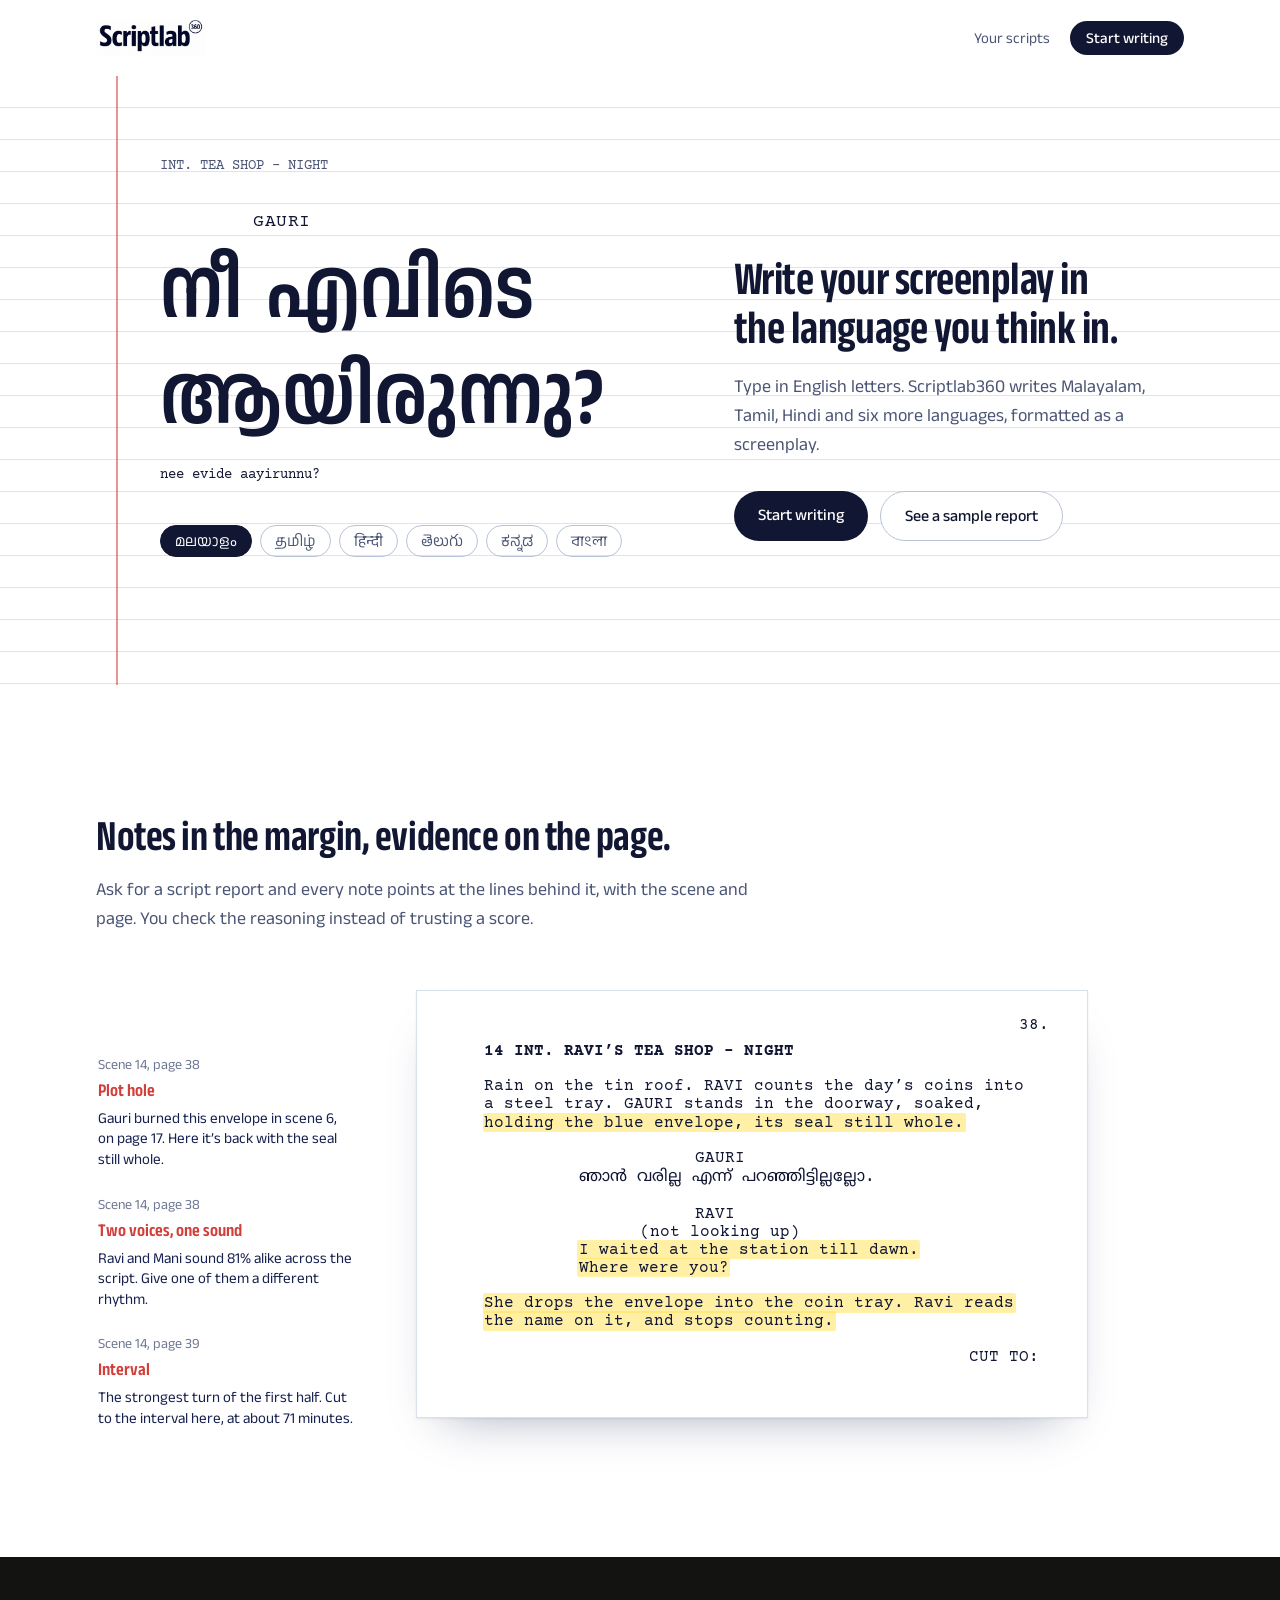
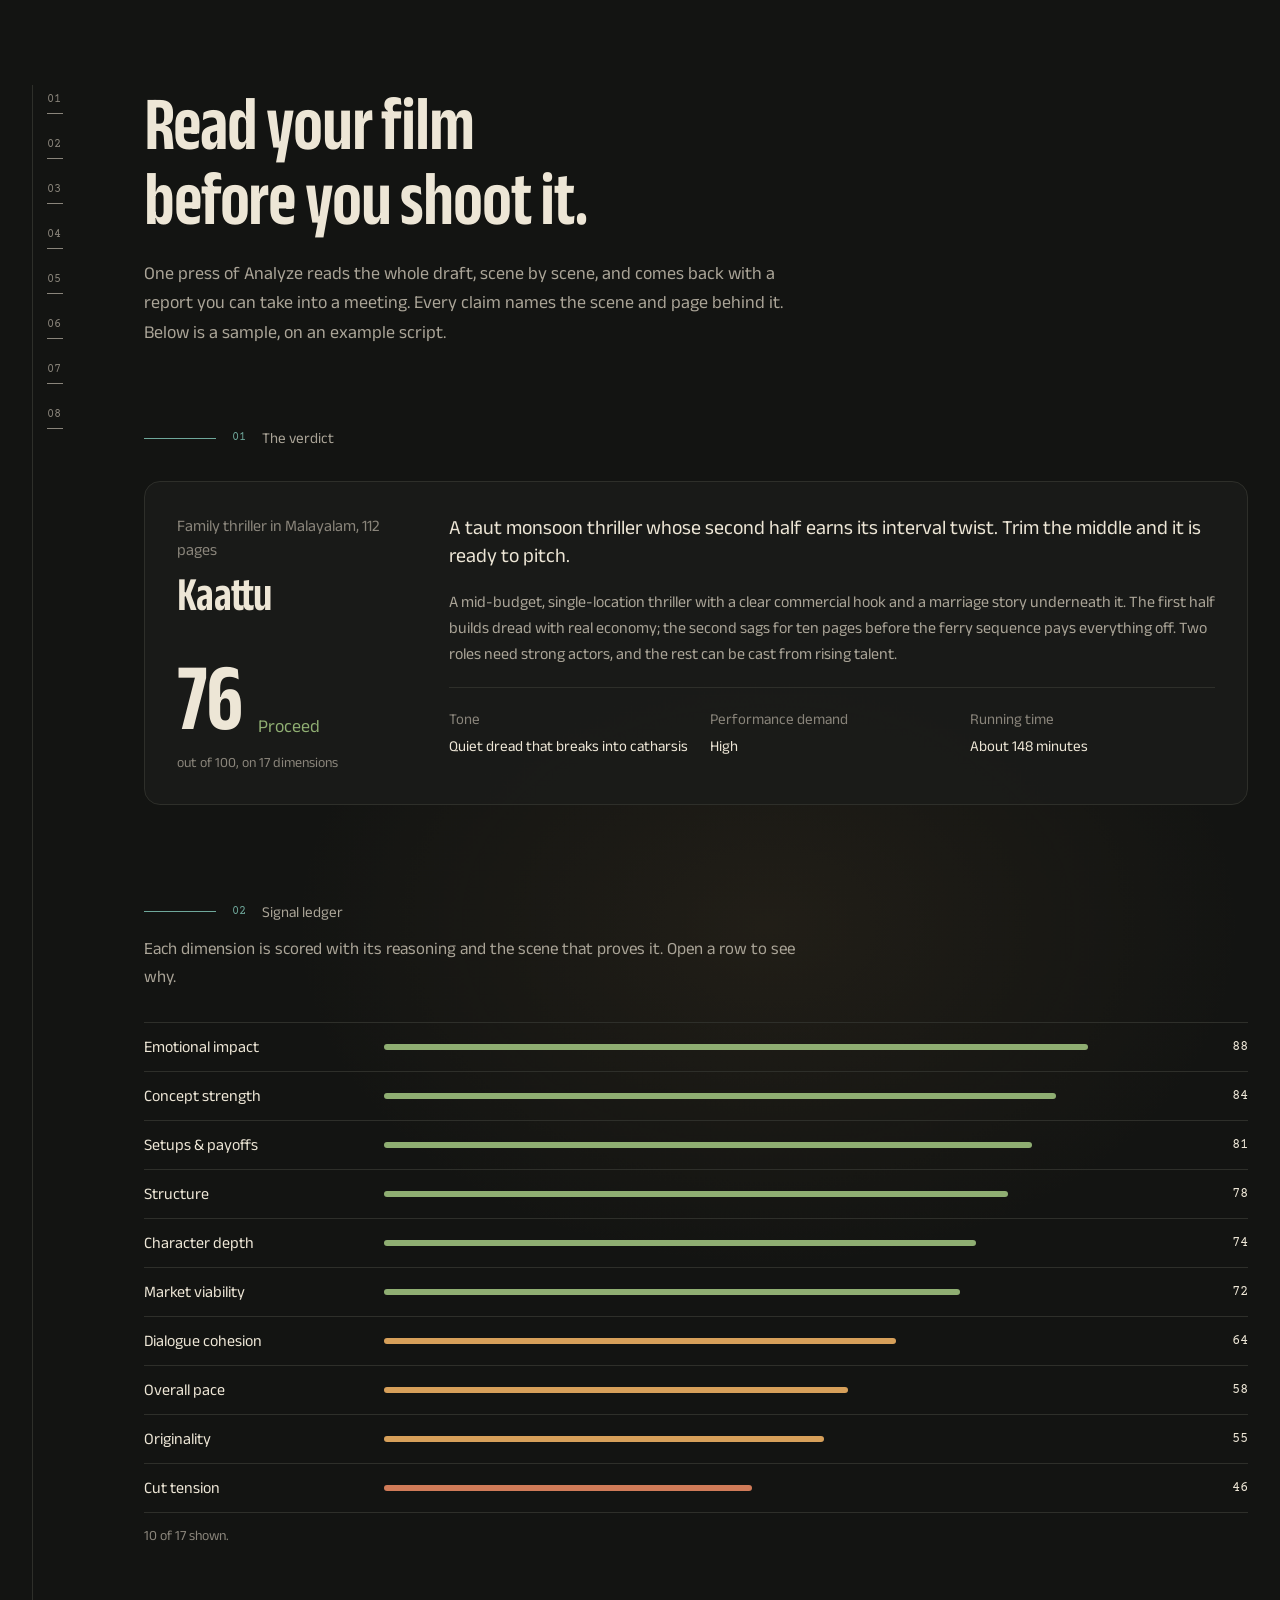
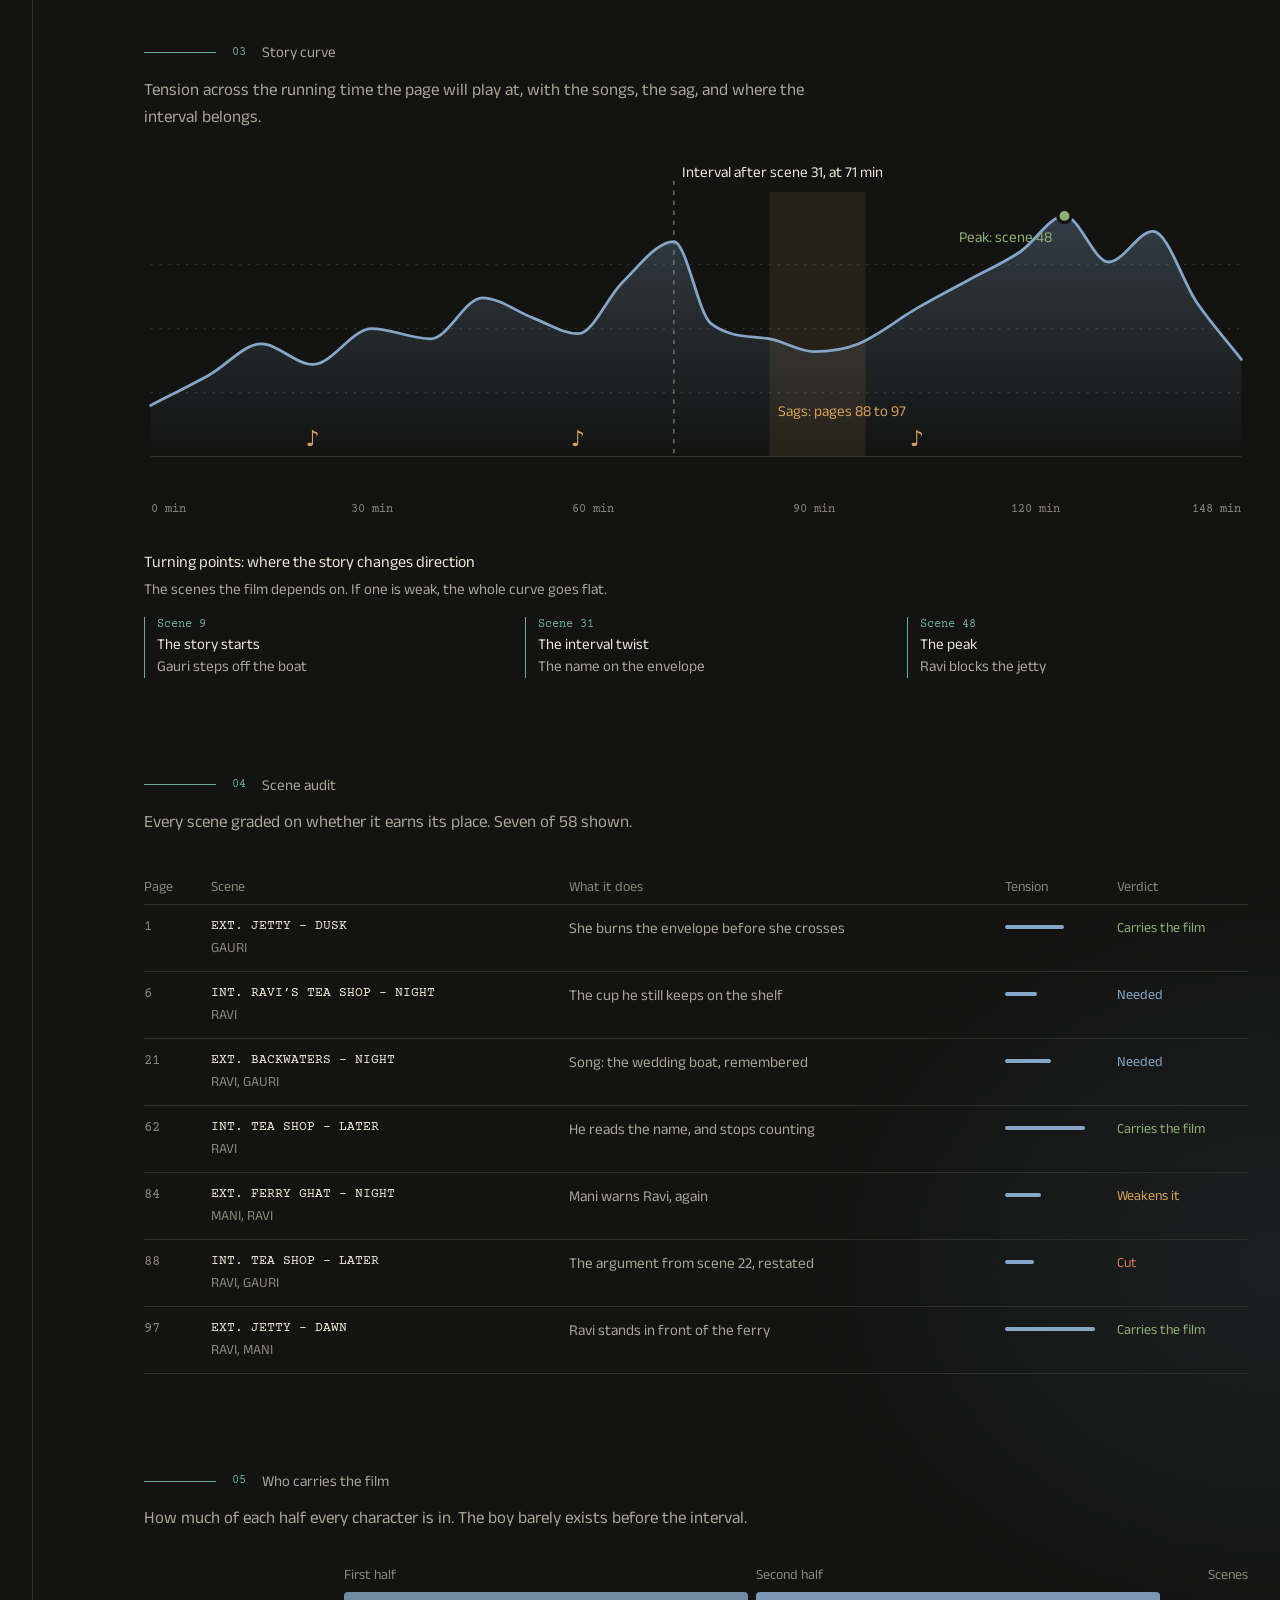
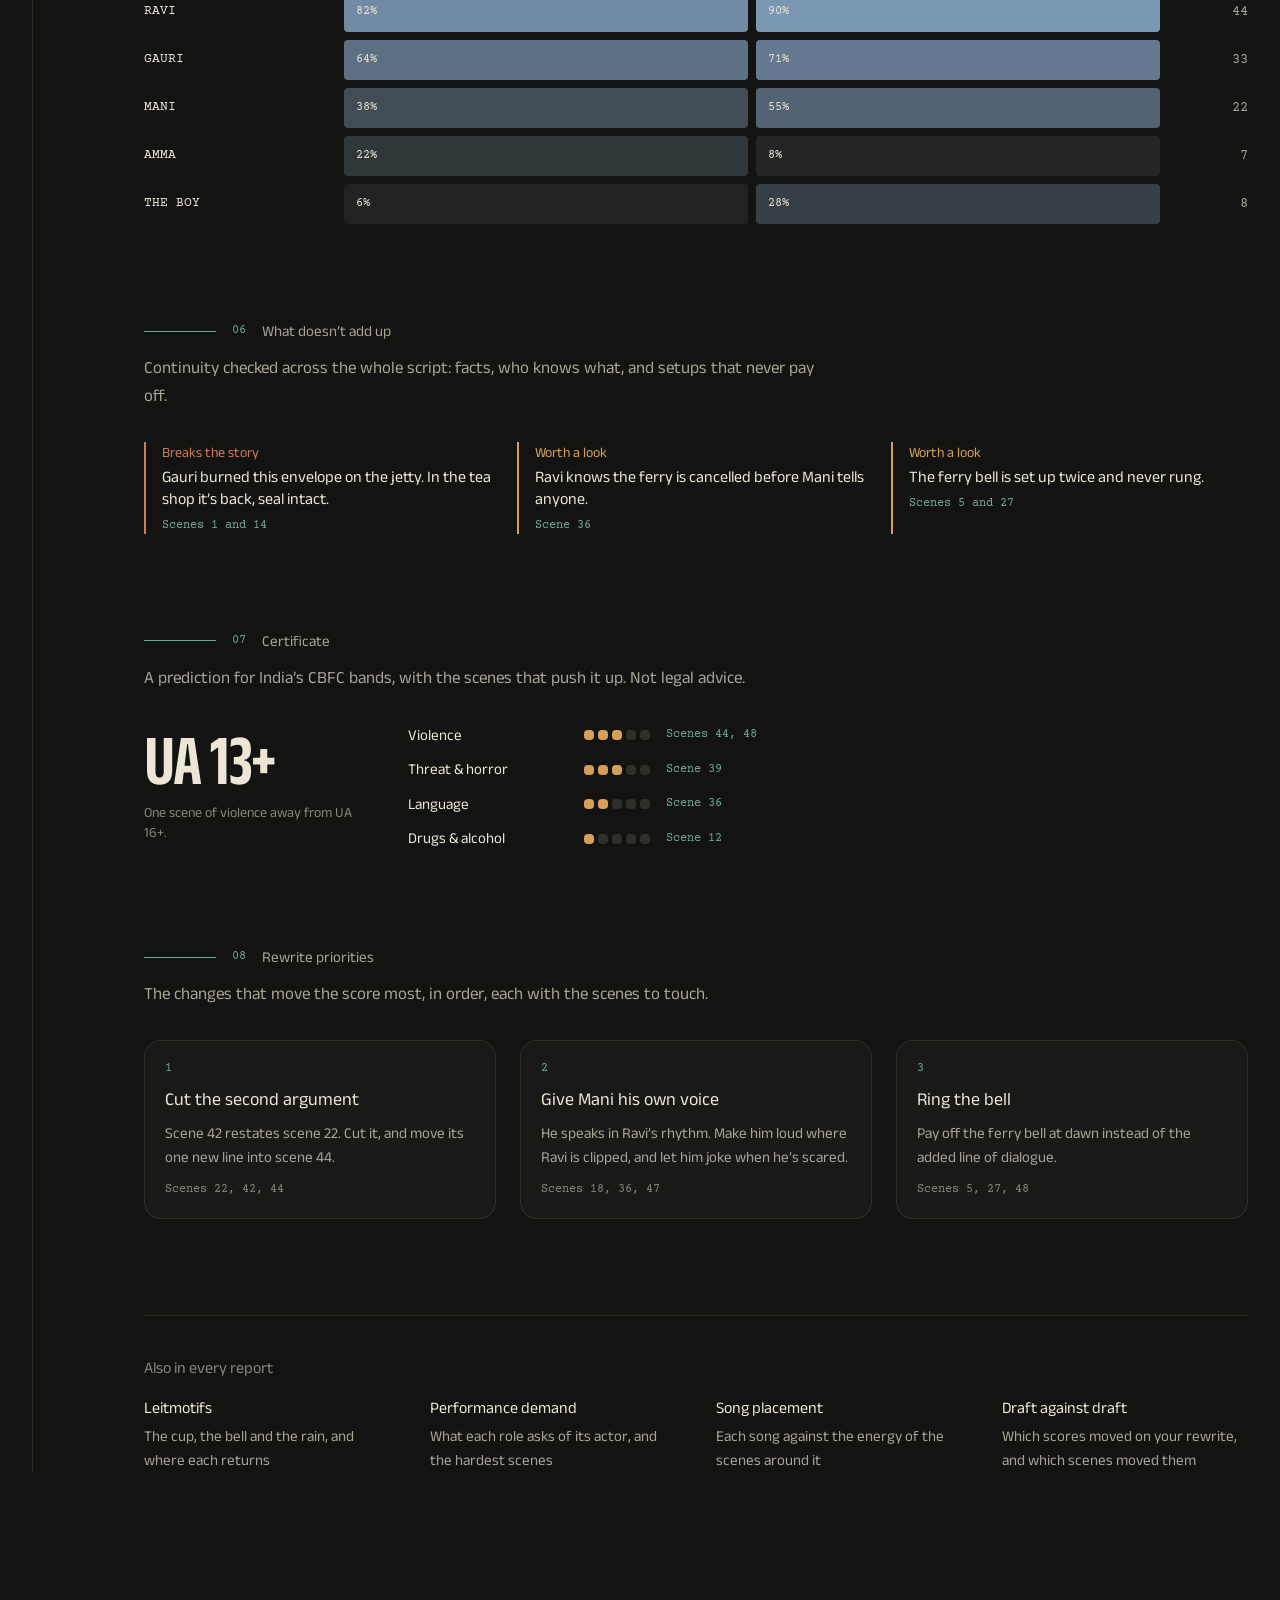
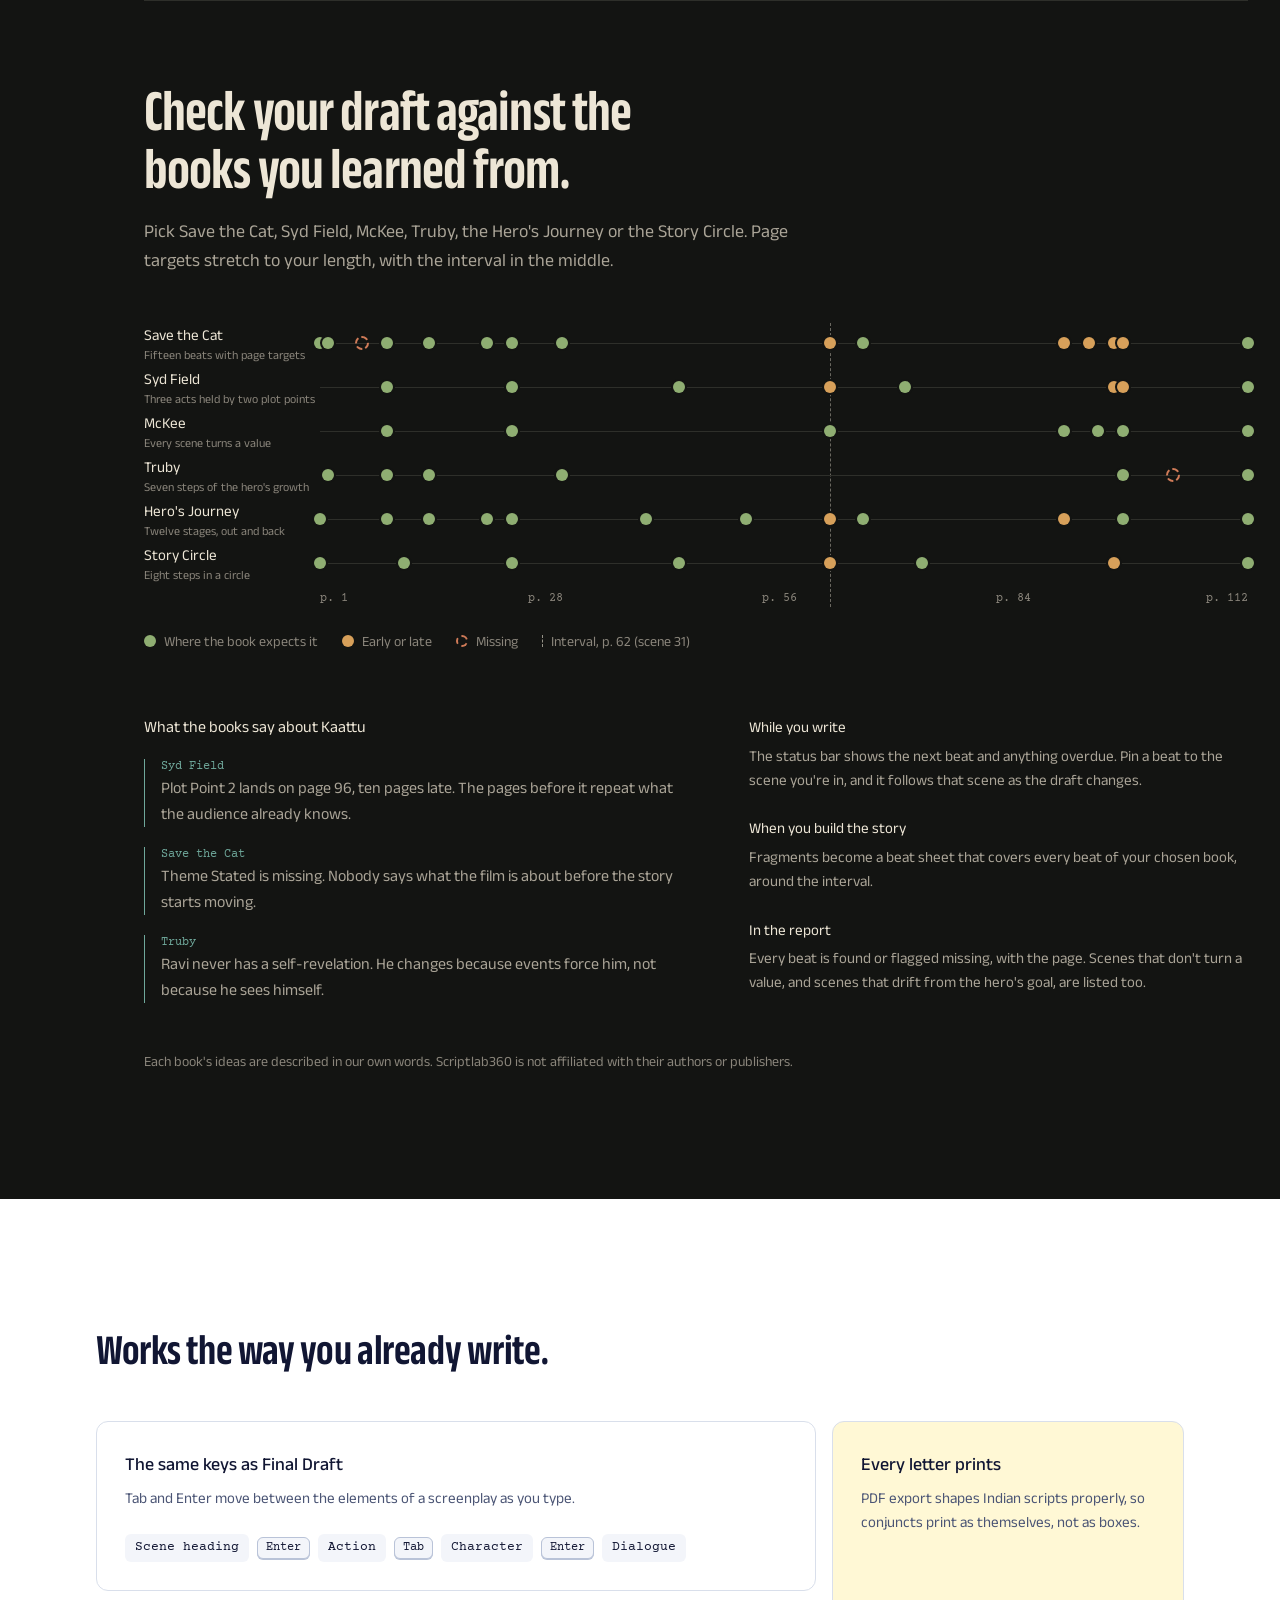
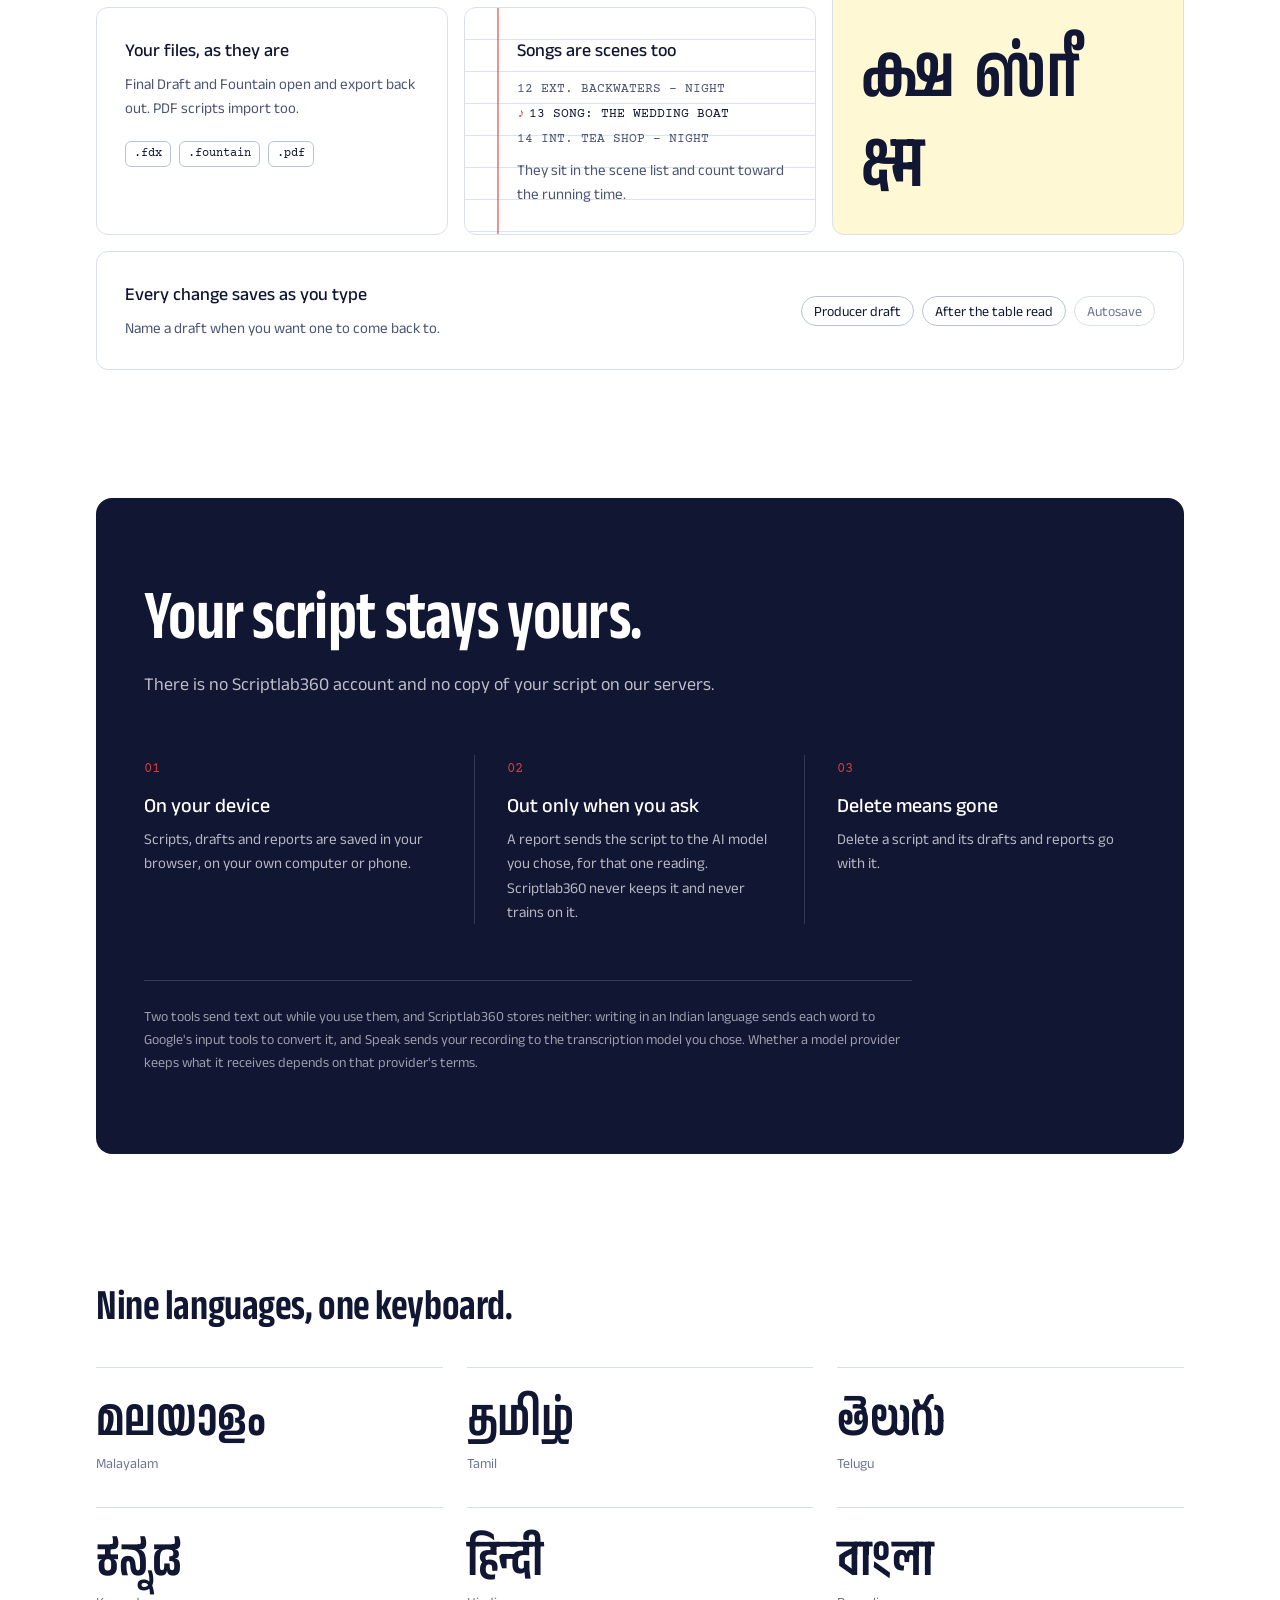
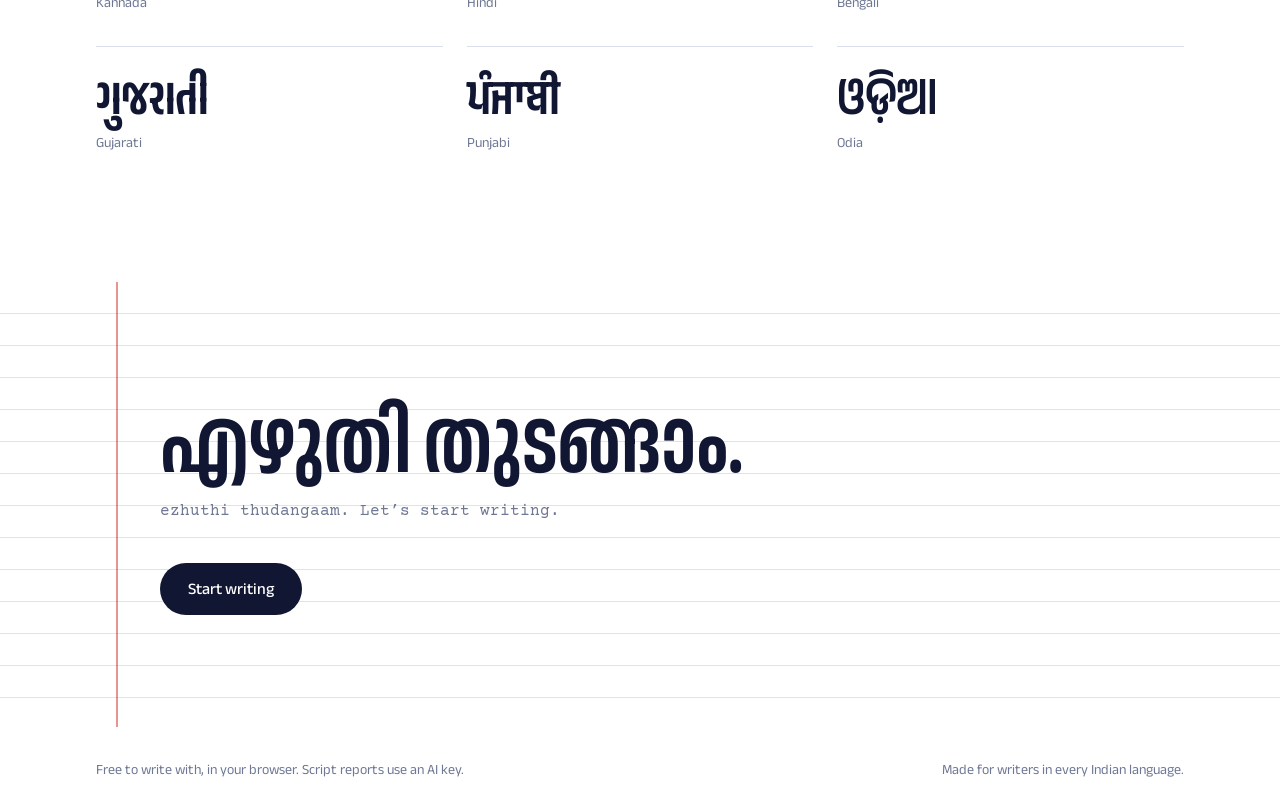
<file: index.html>
<!doctype html>
<html lang="en" class="h-full antialiased">
<head>
  <meta charset="utf-8">
  <meta name="viewport" content="width=device-width, initial-scale=1">
  <title>Scriptlab360: write your screenplay in your own language</title>
  <meta name="description" content="A free screenplay editor for Indian writers. Type in English letters and write in Malayalam, Tamil, Hindi and six more languages, then get a script report that cites the page.">
  <link rel="preconnect" href="https://fonts.googleapis.com">
  <link rel="preconnect" href="https://fonts.gstatic.com" crossorigin>
  <link rel="stylesheet" href="https://fonts.googleapis.com/css2?family=Anek+Latin:wdth,wght@75..125,100..800&amp;family=Courier+Prime:wght@400;700&amp;family=Noto+Sans+Tamil:wght@400;700&amp;family=Noto+Sans+Telugu:wght@400;700&amp;family=Noto+Sans+Malayalam:wght@400;700&amp;family=Noto+Sans+Kannada:wght@400;700&amp;family=Noto+Sans+Devanagari:wght@400;700&amp;family=Noto+Sans+Bengali:wght@400;700&amp;family=Noto+Sans+Gujarati:wght@400;700&amp;family=Noto+Sans+Gurmukhi:wght@400;700&amp;family=Noto+Sans+Oriya:wght@400;700&amp;family=Anek+Malayalam:wdth,wght@75..125,300..700&amp;family=Anek+Tamil:wdth,wght@75..125,300..700&amp;family=Anek+Telugu:wdth,wght@75..125,300..700&amp;family=Anek+Kannada:wdth,wght@75..125,300..700&amp;family=Anek+Devanagari:wdth,wght@75..125,300..700&amp;family=Anek+Bangla:wdth,wght@75..125,300..700&amp;family=Anek+Gujarati:wdth,wght@75..125,300..700&amp;family=Anek+Gurmukhi:wdth,wght@75..125,300..700&amp;family=Anek+Odia:wdth,wght@75..125,300..700&amp;display=swap">
  <link rel="stylesheet" href="static/css/app.css">
  <link rel="stylesheet" href="static/css/custom.css">
</head>
<body class="flex min-h-full flex-col">
<main class="landing min-h-dvh bg-paper text-fg">
  <header class="mx-auto flex max-w-6xl items-center justify-between px-5 py-5 sm:px-8">
    <a href="index.html" class="inline-flex items-center" aria-label="Scriptlab360 home"><img src="static/images/logo.png" alt="Scriptlab360" class="h-9 w-auto mix-blend-multiply"></a>
    <nav class="flex items-center gap-2 text-[15px]">
      <a href="scripts.html" class="rounded-full px-3 py-1.5 text-muted hover:text-ink">Your scripts</a>
      <a href="scripts.html" class="rounded-full bg-ink px-4 py-1.5 font-medium text-paper hover:bg-accent">Start writing</a>
    </nav>
  </header>

  <!-- The hero sits on a ruled notebook page, red margin and all. -->
  <section class="ruled">
    <div class="mx-auto grid max-w-6xl gap-14 px-5 pb-24 pt-14 sm:px-8 sm:pl-24 lg:grid-cols-[minmax(0,1.15fr)_minmax(0,1fr)] lg:items-end lg:pb-32 lg:pt-20">
      <div><p class="font-mono text-sm text-muted">INT. TEA SHOP - NIGHT</p><div class="mt-8" data-hero-figure role="img" aria-label="Typing “nee evide aayirunnu?” in English letters writes “നീ എവിടെ ആയിരുന്നു?” in മലയാളം."><p data-hero-cue class="ml-[18%] font-mono text-base tracking-wide text-ink sm:text-lg" aria-hidden="true">GAURI</p><p aria-hidden="true" lang="ml" data-hero-line class="hero-line mt-1 flex min-h-[1.35em] flex-wrap items-baseline gap-x-[0.28em] text-ink"><span class="hero-caret"></span></p><p data-hero-latin class="mt-3 font-mono text-sm text-dim" aria-hidden="true"><span class="text-ink"></span><span class="text-line-2">nee evide aayirunnu?</span></p></div><div class="mt-10 flex flex-wrap gap-2" role="group" aria-label="Show the example in another language"><button data-demo="0" lang="ml" aria-pressed="true" class="rounded-full border border-line-2 px-3.5 py-1 text-[15px] text-muted hover:border-ink hover:text-ink aria-pressed:border-ink aria-pressed:bg-ink aria-pressed:text-paper">മലയാളം</button><button data-demo="1" lang="ta" aria-pressed="false" class="rounded-full border border-line-2 px-3.5 py-1 text-[15px] text-muted hover:border-ink hover:text-ink aria-pressed:border-ink aria-pressed:bg-ink aria-pressed:text-paper">தமிழ்</button><button data-demo="2" lang="hi" aria-pressed="false" class="rounded-full border border-line-2 px-3.5 py-1 text-[15px] text-muted hover:border-ink hover:text-ink aria-pressed:border-ink aria-pressed:bg-ink aria-pressed:text-paper">हिन्दी</button><button data-demo="3" lang="te" aria-pressed="false" class="rounded-full border border-line-2 px-3.5 py-1 text-[15px] text-muted hover:border-ink hover:text-ink aria-pressed:border-ink aria-pressed:bg-ink aria-pressed:text-paper">తెలుగు</button><button data-demo="4" lang="kn" aria-pressed="false" class="rounded-full border border-line-2 px-3.5 py-1 text-[15px] text-muted hover:border-ink hover:text-ink aria-pressed:border-ink aria-pressed:bg-ink aria-pressed:text-paper">ಕನ್ನಡ</button><button data-demo="5" lang="bn" aria-pressed="false" class="rounded-full border border-line-2 px-3.5 py-1 text-[15px] text-muted hover:border-ink hover:text-ink aria-pressed:border-ink aria-pressed:bg-ink aria-pressed:text-paper">বাংলা</button></div></div>
      <div class="lg:pb-4">
        <h1 class="font-display text-balance text-[clamp(2.1rem,3.7vw,3.1rem)] leading-[1.04] text-ink">Write your screenplay in the language you think in.</h1>
        <p class="mt-5 max-w-[34rem] text-lg leading-relaxed text-muted">Type in English letters. Scriptlab360 writes Malayalam, Tamil, Hindi and six more languages, formatted as a screenplay.</p>
        <div class="mt-8 flex flex-wrap gap-3">
          <a href="scripts.html" class="rounded-full bg-ink px-6 py-3 text-base font-medium text-paper hover:bg-accent">Start writing</a>
          <a href="#report" class="rounded-full border border-line-2 bg-paper px-6 py-3 text-base font-medium text-ink hover:border-ink">See a sample report</a>
        </div>
      </div>
    </div>
  </section>

  <section id="report" class="mx-auto max-w-6xl scroll-mt-8 px-5 py-24 sm:px-8 lg:py-32">
    <div class="max-w-2xl">
      <h2 class="font-display text-[clamp(1.9rem,3.4vw,2.8rem)] leading-[1.05] text-ink">Notes in the margin, evidence on the page.</h2>
      <p class="mt-4 text-lg leading-relaxed text-muted">Ask for a script report and every note points at the lines behind it, with the scene and page. You check the reasoning instead of trusting a score.</p>
    </div>
    <div class="mt-14">
      <div class="grid gap-8 lg:grid-cols-[minmax(0,17rem)_minmax(0,1fr)] lg:gap-12"><ol class="order-2 space-y-6 lg:order-1 lg:pt-16" aria-label="Notes from the script report"><li><button type="button" data-note="letter" aria-pressed="false" class="margin-note block w-full text-left"><span class="block text-sm text-dim">Scene 14, page 38</span><span class="mt-0.5 block text-lg font-semibold text-accent-2 [font-stretch:85%]">Plot hole</span><span class="mt-1 block text-[15px] leading-snug text-fg">Gauri burned this envelope in scene 6, on page 17. Here it’s back with the seal still whole.</span></button></li><li><button type="button" data-note="voice" aria-pressed="false" class="margin-note block w-full text-left"><span class="block text-sm text-dim">Scene 14, page 38</span><span class="mt-0.5 block text-lg font-semibold text-accent-2 [font-stretch:85%]">Two voices, one sound</span><span class="mt-1 block text-[15px] leading-snug text-fg">Ravi and Mani sound 81% alike across the script. Give one of them a different rhythm.</span></button></li><li><button type="button" data-note="interval" aria-pressed="false" class="margin-note block w-full text-left"><span class="block text-sm text-dim">Scene 14, page 39</span><span class="mt-0.5 block text-lg font-semibold text-accent-2 [font-stretch:85%]">Interval</span><span class="mt-1 block text-[15px] leading-snug text-fg">The strongest turn of the first half. Cut to the interval here, at about 71 minutes.</span></button></li></ol><div class="order-1 lg:order-2"><article class="script-sheet" aria-label="An excerpt from a screenplay with the report’s evidence highlighted"><p class="sheet-page-number">38.</p><p class="sheet-heading">14 INT. RAVI’S TEA SHOP - NIGHT</p><p class="sheet-action">Rain on the tin roof. RAVI counts the day’s coins into a steel tray. GAURI stands in the doorway, soaked, <mark class="evidence" data-note="letter">holding the blue envelope, its seal still whole.</mark></p><p class="sheet-cue">GAURI</p><p class="sheet-dialogue" lang="ml">ഞാൻ വരില്ല എന്ന് പറഞ്ഞിട്ടില്ലല്ലോ.</p><p class="sheet-cue">RAVI</p><p class="sheet-paren">(not looking up)</p><p class="sheet-dialogue"><mark class="evidence" data-note="voice">I waited at the station till dawn. Where were you?</mark></p><p class="sheet-action"><mark class="evidence" data-note="interval">She drops the envelope into the coin tray. Ravi reads the name on it, and stops counting.</mark></p><p class="sheet-transition">CUT TO:</p></article></div></div>
    </div>
  </section>

  <!-- Dark "screening room": the sample report, then the structure check. -->
  <section class="screening" aria-labelledby="report-heading"><div class="mx-auto grid max-w-7xl gap-10 px-5 py-24 sm:px-8 lg:grid-cols-[4.5rem_minmax(0,1fr)] lg:py-32"><nav aria-label="Report chapters" class="sr-rail hidden lg:block"><ol class="sticky top-10 space-y-4"><li><a href="#report-verdict" class="group block w-10 text-[var(--sr-dim)] hover:text-[var(--sr-cream)]" title="The verdict"><span class="font-mono text-xs">01</span><span class="mt-1 block h-px w-4 bg-current transition-[width] group-hover:w-8"></span></a></li><li><a href="#report-ledger" class="group block w-10 text-[var(--sr-dim)] hover:text-[var(--sr-cream)]" title="Signal ledger"><span class="font-mono text-xs">02</span><span class="mt-1 block h-px w-4 bg-current transition-[width] group-hover:w-8"></span></a></li><li><a href="#report-curve" class="group block w-10 text-[var(--sr-dim)] hover:text-[var(--sr-cream)]" title="Story curve"><span class="font-mono text-xs">03</span><span class="mt-1 block h-px w-4 bg-current transition-[width] group-hover:w-8"></span></a></li><li><a href="#report-audit" class="group block w-10 text-[var(--sr-dim)] hover:text-[var(--sr-cream)]" title="Scene audit"><span class="font-mono text-xs">04</span><span class="mt-1 block h-px w-4 bg-current transition-[width] group-hover:w-8"></span></a></li><li><a href="#report-presence" class="group block w-10 text-[var(--sr-dim)] hover:text-[var(--sr-cream)]" title="Who carries the film"><span class="font-mono text-xs">05</span><span class="mt-1 block h-px w-4 bg-current transition-[width] group-hover:w-8"></span></a></li><li><a href="#report-holes" class="group block w-10 text-[var(--sr-dim)] hover:text-[var(--sr-cream)]" title="What doesn’t add up"><span class="font-mono text-xs">06</span><span class="mt-1 block h-px w-4 bg-current transition-[width] group-hover:w-8"></span></a></li><li><a href="#report-certificate" class="group block w-10 text-[var(--sr-dim)] hover:text-[var(--sr-cream)]" title="Certificate"><span class="font-mono text-xs">07</span><span class="mt-1 block h-px w-4 bg-current transition-[width] group-hover:w-8"></span></a></li><li><a href="#report-rewrite" class="group block w-10 text-[var(--sr-dim)] hover:text-[var(--sr-cream)]" title="Rewrite priorities"><span class="font-mono text-xs">08</span><span class="mt-1 block h-px w-4 bg-current transition-[width] group-hover:w-8"></span></a></li></ol></nav><div class="min-w-0"><header class="max-w-3xl"><h2 id="report-heading" class="sr-display text-balance text-[clamp(2.6rem,6vw,5rem)]">Read your film before you shoot it.</h2><p class="mt-6 max-w-2xl text-lg leading-relaxed text-[var(--sr-muted)]">One press of Analyze reads the whole draft, scene by scene, and comes back with a report you can take into a meeting. Every claim names the scene and page behind it. Below is a sample, on an example script.</p></header><div class="mt-20 space-y-24"><section id="report-verdict" class="sr-chapter reveal scroll-mt-10"><p class="sr-label"><span class="sr-label-rule" aria-hidden="true"></span><span class="font-mono text-xs text-[var(--sr-teal)]">01</span>The verdict</p><div class="mt-8"><div class="sr-card grid gap-8 p-6 sm:p-8 lg:grid-cols-[minmax(0,15rem)_minmax(0,1fr)]"><div><p class="text-[var(--sr-dim)]">Family thriller in Malayalam, 112 pages</p><p class="sr-display mt-2 text-5xl">Kaattu</p><div class="mt-8 flex items-end gap-4"><span class="sr-display text-8xl leading-[0.8] text-[var(--sr-cream)]">76</span><span class="pb-1 text-lg text-[var(--sr-green)]">Proceed</span></div><p class="mt-2 text-sm text-[var(--sr-dim)]">out of 100, on 17 dimensions</p></div><div class="space-y-5"><p class="text-xl leading-snug text-[var(--sr-cream)]">A taut monsoon thriller whose second half earns its interval twist. Trim the middle and it is ready to pitch.</p><p class="text-[16px] leading-relaxed text-[var(--sr-muted)]">A mid-budget, single-location thriller with a clear commercial hook and a marriage story underneath it. The first half builds dread with real economy; the second sags for ten pages before the ferry sequence pays everything off. Two roles need strong actors, and the rest can be cast from rising talent.</p><dl class="grid gap-4 border-t border-[var(--sr-line)] pt-5 text-[15px] sm:grid-cols-3"><div><dt class="text-[var(--sr-dim)]">Tone</dt><dd class="mt-1 text-[var(--sr-cream)]">Quiet dread that breaks into catharsis</dd></div><div><dt class="text-[var(--sr-dim)]">Performance demand</dt><dd class="mt-1 text-[var(--sr-cream)]">High</dd></div><div><dt class="text-[var(--sr-dim)]">Running time</dt><dd class="mt-1 text-[var(--sr-cream)]">About 148 minutes</dd></div></dl></div></div></div></section><section id="report-ledger" class="sr-chapter reveal scroll-mt-10"><p class="sr-label"><span class="sr-label-rule" aria-hidden="true"></span><span class="font-mono text-xs text-[var(--sr-teal)]">02</span>Signal ledger</p><p class="mt-3 max-w-2xl text-[17px] leading-relaxed text-[var(--sr-muted)]">Each dimension is scored with its reasoning and the scene that proves it. Open a row to see why.</p><div class="mt-8"><ol class="divide-y divide-[var(--sr-line)] border-y border-[var(--sr-line)]"><li><details class="group"><summary class="grid cursor-pointer grid-cols-[minmax(0,11rem)_minmax(0,1fr)_2.5rem] items-center gap-4 py-3 sm:grid-cols-[14rem_minmax(0,1fr)_3rem]"><span class="truncate text-[16px] text-[var(--sr-cream)]">Emotional impact</span><span class="h-1.5 rounded-full"><span class="block h-full rounded-full" style="width:88%;background:var(--sr-green)"></span></span><span class="text-right font-mono text-sm text-[var(--sr-cream)]">88</span></summary><p class="pb-4 text-[15px] text-[var(--sr-muted)] sm:ml-[14rem] sm:pl-4">Gauri’s return lands because we saw what she burned. <span class="font-mono text-xs text-[var(--sr-teal)]">Scene 14, page 38</span></p></details></li><li><details class="group"><summary class="grid cursor-pointer grid-cols-[minmax(0,11rem)_minmax(0,1fr)_2.5rem] items-center gap-4 py-3 sm:grid-cols-[14rem_minmax(0,1fr)_3rem]"><span class="truncate text-[16px] text-[var(--sr-cream)]">Concept strength</span><span class="h-1.5 rounded-full"><span class="block h-full rounded-full" style="width:84%;background:var(--sr-green)"></span></span><span class="text-right font-mono text-sm text-[var(--sr-cream)]">84</span></summary><p class="pb-4 text-[15px] text-[var(--sr-muted)] sm:ml-[14rem] sm:pl-4">One night, one tea shop, one ferry that isn’t coming. <span class="font-mono text-xs text-[var(--sr-teal)]">Scene 1, page 1</span></p></details></li><li><details class="group"><summary class="grid cursor-pointer grid-cols-[minmax(0,11rem)_minmax(0,1fr)_2.5rem] items-center gap-4 py-3 sm:grid-cols-[14rem_minmax(0,1fr)_3rem]"><span class="truncate text-[16px] text-[var(--sr-cream)]">Setups &amp; payoffs</span><span class="h-1.5 rounded-full"><span class="block h-full rounded-full" style="width:81%;background:var(--sr-green)"></span></span><span class="text-right font-mono text-sm text-[var(--sr-cream)]">81</span></summary><p class="pb-4 text-[15px] text-[var(--sr-muted)] sm:ml-[14rem] sm:pl-4">The envelope, the cup and the ferry bell all return. <span class="font-mono text-xs text-[var(--sr-teal)]">Scene 48, page 97</span></p></details></li><li><details class="group"><summary class="grid cursor-pointer grid-cols-[minmax(0,11rem)_minmax(0,1fr)_2.5rem] items-center gap-4 py-3 sm:grid-cols-[14rem_minmax(0,1fr)_3rem]"><span class="truncate text-[16px] text-[var(--sr-cream)]">Structure</span><span class="h-1.5 rounded-full"><span class="block h-full rounded-full" style="width:78%;background:var(--sr-green)"></span></span><span class="text-right font-mono text-sm text-[var(--sr-cream)]">78</span></summary><p class="pb-4 text-[15px] text-[var(--sr-muted)] sm:ml-[14rem] sm:pl-4">The interval turn is the strongest scene of the first half. <span class="font-mono text-xs text-[var(--sr-teal)]">Scene 31, page 62</span></p></details></li><li><details class="group"><summary class="grid cursor-pointer grid-cols-[minmax(0,11rem)_minmax(0,1fr)_2.5rem] items-center gap-4 py-3 sm:grid-cols-[14rem_minmax(0,1fr)_3rem]"><span class="truncate text-[16px] text-[var(--sr-cream)]">Character depth</span><span class="h-1.5 rounded-full"><span class="block h-full rounded-full" style="width:74%;background:var(--sr-green)"></span></span><span class="text-right font-mono text-sm text-[var(--sr-cream)]">74</span></summary><p class="pb-4 text-[15px] text-[var(--sr-muted)] sm:ml-[14rem] sm:pl-4">Ravi’s pride is specific; Mani is still a function. <span class="font-mono text-xs text-[var(--sr-teal)]">Scene 22, page 44</span></p></details></li><li><details class="group"><summary class="grid cursor-pointer grid-cols-[minmax(0,11rem)_minmax(0,1fr)_2.5rem] items-center gap-4 py-3 sm:grid-cols-[14rem_minmax(0,1fr)_3rem]"><span class="truncate text-[16px] text-[var(--sr-cream)]">Market viability</span><span class="h-1.5 rounded-full"><span class="block h-full rounded-full" style="width:72%;background:var(--sr-green)"></span></span><span class="text-right font-mono text-sm text-[var(--sr-cream)]">72</span></summary><p class="pb-4 text-[15px] text-[var(--sr-muted)] sm:ml-[14rem] sm:pl-4">Contained budget, festival-season release shape. <span class="font-mono text-xs text-[var(--sr-teal)]">Scene 1, page 1</span></p></details></li><li><details class="group"><summary class="grid cursor-pointer grid-cols-[minmax(0,11rem)_minmax(0,1fr)_2.5rem] items-center gap-4 py-3 sm:grid-cols-[14rem_minmax(0,1fr)_3rem]"><span class="truncate text-[16px] text-[var(--sr-cream)]">Dialogue cohesion</span><span class="h-1.5 rounded-full"><span class="block h-full rounded-full" style="width:64%;background:var(--sr-amber)"></span></span><span class="text-right font-mono text-sm text-[var(--sr-cream)]">64</span></summary><p class="pb-4 text-[15px] text-[var(--sr-muted)] sm:ml-[14rem] sm:pl-4">Ravi and Mani sound alike in the second half. <span class="font-mono text-xs text-[var(--sr-teal)]">Scene 36, page 71</span></p></details></li><li><details class="group"><summary class="grid cursor-pointer grid-cols-[minmax(0,11rem)_minmax(0,1fr)_2.5rem] items-center gap-4 py-3 sm:grid-cols-[14rem_minmax(0,1fr)_3rem]"><span class="truncate text-[16px] text-[var(--sr-cream)]">Overall pace</span><span class="h-1.5 rounded-full"><span class="block h-full rounded-full" style="width:58%;background:var(--sr-amber)"></span></span><span class="text-right font-mono text-sm text-[var(--sr-cream)]">58</span></summary><p class="pb-4 text-[15px] text-[var(--sr-muted)] sm:ml-[14rem] sm:pl-4">Pages 88 to 97 repeat information the audience has. <span class="font-mono text-xs text-[var(--sr-teal)]">Scene 41, page 88</span></p></details></li><li><details class="group"><summary class="grid cursor-pointer grid-cols-[minmax(0,11rem)_minmax(0,1fr)_2.5rem] items-center gap-4 py-3 sm:grid-cols-[14rem_minmax(0,1fr)_3rem]"><span class="truncate text-[16px] text-[var(--sr-cream)]">Originality</span><span class="h-1.5 rounded-full"><span class="block h-full rounded-full" style="width:55%;background:var(--sr-amber)"></span></span><span class="text-right font-mono text-sm text-[var(--sr-cream)]">55</span></summary><p class="pb-4 text-[15px] text-[var(--sr-muted)] sm:ml-[14rem] sm:pl-4">The return-at-night premise is familiar; the ferry is not. <span class="font-mono text-xs text-[var(--sr-teal)]">Scene 44, page 90</span></p></details></li><li><details class="group"><summary class="grid cursor-pointer grid-cols-[minmax(0,11rem)_minmax(0,1fr)_2.5rem] items-center gap-4 py-3 sm:grid-cols-[14rem_minmax(0,1fr)_3rem]"><span class="truncate text-[16px] text-[var(--sr-cream)]">Cut tension</span><span class="h-1.5 rounded-full"><span class="block h-full rounded-full" style="width:46%;background:var(--sr-ember)"></span></span><span class="text-right font-mono text-sm text-[var(--sr-cream)]">46</span></summary><p class="pb-4 text-[15px] text-[var(--sr-muted)] sm:ml-[14rem] sm:pl-4">Three scenes in a row end on the same beat. <span class="font-mono text-xs text-[var(--sr-teal)]">Scene 39, page 84</span></p></details></li></ol><p class="mt-3 text-sm text-[var(--sr-dim)]">10 of 17 shown.</p></div></section><section id="report-curve" class="sr-chapter reveal scroll-mt-10"><p class="sr-label"><span class="sr-label-rule" aria-hidden="true"></span><span class="font-mono text-xs text-[var(--sr-teal)]">03</span>Story curve</p><p class="mt-3 max-w-2xl text-[17px] leading-relaxed text-[var(--sr-muted)]">Tension across the running time the page will play at, with the songs, the sag, and where the interval belongs.</p><div class="mt-8"><figure><div class="relative"><svg viewBox="0 0 1000 300" class="block w-full overflow-visible" role="img" aria-label="Tension across the running time"><defs><linearGradient id="sr-curve-fill" x1="0" x2="0" y1="0" y2="1"><stop offset="0" stop-color="var(--sr-blue)" stop-opacity="0.28"></stop><stop offset="1" stop-color="var(--sr-blue)" stop-opacity="0"></stop></linearGradient></defs><line x1="6" x2="994" y1="208" y2="208" stroke="var(--sr-line)" stroke-dasharray="2 6"></line><line x1="6" x2="994" y1="150" y2="150" stroke="var(--sr-line)" stroke-dasharray="2 6"></line><line x1="6" x2="994" y1="92" y2="92" stroke="var(--sr-line)" stroke-dasharray="2 6"></line><rect x="566.7567567567568" y="26" width="86.78378378378375" height="240" fill="var(--sr-amber)" opacity="0.1"></rect><line x1="479.97297297297297" x2="479.97297297297297" y1="16" y2="266" stroke="var(--sr-cream)" stroke-opacity="0.55" stroke-dasharray="4 5"></line><path d="M6,219.60000000000002 C23.801801801801805,210.32000000000002 41.6036036036036,201.70285714285714 59.40540540540541,191.76 C74.98198198198199,183.05999999999997 90.55855855855856,163.92 106.13513513513514,163.92 C121.71171171171171,163.92 137.2882882882883,182.48 152.86486486486487,182.48 C170.66666666666669,182.48 188.46846846846847,150 206.2702702702703,150 C224.07207207207207,150 241.87387387387383,159.28 259.6756756756756,159.28 C275.2522522522522,159.28 290.8288288288288,122.16 306.4054054054054,122.16 C321.981981981982,122.16 337.55855855855856,134.92 353.13513513513516,140.72 C366.4864864864865,145.69142857142856 379.8378378378378,154.64 393.18918918918916,154.64 C406.5405405405405,154.64 419.89189189189193,121.2761904761905 433.2432432432433,108.24000000000001 C448.8198198198198,93.03111111111114 464.3963963963964,71.11999999999998 479.97297297297297,71.11999999999998 C491.0990990990991,71.11999999999998 502.22522522522513,136.86577725444093 513.3513513513512,145.36 C531.1531531531531,158.95075639289462 548.9549549549549,156.27039194096741 566.7567567567568,159.28 C580.1081081081081,161.53720604427446 593.4594594594595,170.88000000000002 606.8108108108108,170.88000000000002 C620.1621621621622,170.88000000000002 633.5135135135135,169.14 646.8648648648649,163.92 C664.6666666666667,156.95999999999998 682.4684684684685,141.71428571428572 700.2702702702703,131.44 C715.8468468468469,122.45 731.4234234234234,114.42666666666666 747,105.91999999999999 C762.5765765765766,97.41333333333331 778.1531531531531,90.96888888888887 793.7297297297297,80.39999999999999 C807.081081081081,71.34095238095237 820.4324324324324,47.91999999999999 833.7837837837837,47.91999999999999 C847.1351351351351,47.91999999999999 860.4864864864865,89.68 873.8378378378378,89.68 C887.1891891891892,89.68 900.5405405405406,61.839999999999975 913.891891891892,61.839999999999975 C927.2432432432433,61.839999999999975 940.5945945945946,107.4666666666667 953.9459459459459,126.80000000000001 C967.2972972972973,146.13333333333338 980.6486486486486,160.82666666666668 994,177.84 L994,266 L6,266 Z" fill="url(#sr-curve-fill)"></path><path d="M6,219.60000000000002 C23.801801801801805,210.32000000000002 41.6036036036036,201.70285714285714 59.40540540540541,191.76 C74.98198198198199,183.05999999999997 90.55855855855856,163.92 106.13513513513514,163.92 C121.71171171171171,163.92 137.2882882882883,182.48 152.86486486486487,182.48 C170.66666666666669,182.48 188.46846846846847,150 206.2702702702703,150 C224.07207207207207,150 241.87387387387383,159.28 259.6756756756756,159.28 C275.2522522522522,159.28 290.8288288288288,122.16 306.4054054054054,122.16 C321.981981981982,122.16 337.55855855855856,134.92 353.13513513513516,140.72 C366.4864864864865,145.69142857142856 379.8378378378378,154.64 393.18918918918916,154.64 C406.5405405405405,154.64 419.89189189189193,121.2761904761905 433.2432432432433,108.24000000000001 C448.8198198198198,93.03111111111114 464.3963963963964,71.11999999999998 479.97297297297297,71.11999999999998 C491.0990990990991,71.11999999999998 502.22522522522513,136.86577725444093 513.3513513513512,145.36 C531.1531531531531,158.95075639289462 548.9549549549549,156.27039194096741 566.7567567567568,159.28 C580.1081081081081,161.53720604427446 593.4594594594595,170.88000000000002 606.8108108108108,170.88000000000002 C620.1621621621622,170.88000000000002 633.5135135135135,169.14 646.8648648648649,163.92 C664.6666666666667,156.95999999999998 682.4684684684685,141.71428571428572 700.2702702702703,131.44 C715.8468468468469,122.45 731.4234234234234,114.42666666666666 747,105.91999999999999 C762.5765765765766,97.41333333333331 778.1531531531531,90.96888888888887 793.7297297297297,80.39999999999999 C807.081081081081,71.34095238095237 820.4324324324324,47.91999999999999 833.7837837837837,47.91999999999999 C847.1351351351351,47.91999999999999 860.4864864864865,89.68 873.8378378378378,89.68 C887.1891891891892,89.68 900.5405405405406,61.839999999999975 913.891891891892,61.839999999999975 C927.2432432432433,61.839999999999975 940.5945945945946,107.4666666666667 953.9459459459459,126.80000000000001 C967.2972972972973,146.13333333333338 980.6486486486486,160.82666666666668 994,177.84" fill="none" stroke="var(--sr-blue)" stroke-width="2.5" stroke-linecap="round"></path><circle cx="833.7837837837837" cy="47.91999999999999" r="6" fill="var(--sr-green)" stroke="var(--sr-bg)" stroke-width="3"></circle><line x1="6" x2="994" y1="266" y2="266" stroke="var(--sr-line)"></line><text x="152.86486486486487" y="256" text-anchor="middle" font-size="20" fill="var(--sr-amber)">♪</text><text x="393.18918918918916" y="256" text-anchor="middle" font-size="20" fill="var(--sr-amber)">♪</text><text x="700.2702702702703" y="256" text-anchor="middle" font-size="20" fill="var(--sr-amber)">♪</text></svg><div class="pointer-events-none absolute inset-0 hidden text-[15px] leading-tight sm:block"><span class="absolute -translate-y-full whitespace-nowrap pl-2 text-[var(--sr-cream)]" style="left:47.9972972972973%;top:5.333333333333334%">Interval after scene 31, at 71 min</span><span class="absolute -translate-x-full whitespace-nowrap pr-3 text-[var(--sr-green)] pt-2" style="left:83.37837837837837%;top:15.97333333333333%">Peak: scene 48</span><span class="absolute whitespace-nowrap pl-2 text-[var(--sr-amber)]" style="left:56.67567567567568%;top:67.33333333333333%">Sags: pages 88 to 97</span></div><div class="relative mt-2 h-4 font-mono text-xs text-[var(--sr-dim)]"><span class="absolute whitespace-nowrap " style="left:0.6%">0 min</span><span class="absolute whitespace-nowrap -translate-x-1/2" style="left:20.62702702702703%">30 min</span><span class="absolute whitespace-nowrap -translate-x-1/2" style="left:40.65405405405406%">60 min</span><span class="absolute whitespace-nowrap -translate-x-1/2" style="left:60.681081081081075%">90 min</span><span class="absolute whitespace-nowrap -translate-x-1/2" style="left:80.7081081081081%">120 min</span><span class="absolute whitespace-nowrap -translate-x-full" style="left:99.4%">148 min</span></div></div></figure><p class="mt-8 text-[var(--sr-cream)]">Turning points: where the story changes direction</p><p class="mt-1 max-w-2xl text-[15px] text-[var(--sr-muted)]">The scenes the film depends on. If one is weak, the whole curve goes flat.</p><div class="mt-4 grid gap-x-10 gap-y-3 text-[15px] sm:grid-cols-3"><p class="border-l border-[var(--sr-teal)] pl-3 text-[var(--sr-muted)]"><span class="block font-mono text-xs text-[var(--sr-teal)]">Scene 9</span><span class="block text-[var(--sr-cream)]">The story starts</span>Gauri steps off the boat</p><p class="border-l border-[var(--sr-teal)] pl-3 text-[var(--sr-muted)]"><span class="block font-mono text-xs text-[var(--sr-teal)]">Scene 31</span><span class="block text-[var(--sr-cream)]">The interval twist</span>The name on the envelope</p><p class="border-l border-[var(--sr-teal)] pl-3 text-[var(--sr-muted)]"><span class="block font-mono text-xs text-[var(--sr-teal)]">Scene 48</span><span class="block text-[var(--sr-cream)]">The peak</span>Ravi blocks the jetty</p></div></div></section><section id="report-audit" class="sr-chapter reveal scroll-mt-10"><p class="sr-label"><span class="sr-label-rule" aria-hidden="true"></span><span class="font-mono text-xs text-[var(--sr-teal)]">04</span>Scene audit</p><p class="mt-3 max-w-2xl text-[17px] leading-relaxed text-[var(--sr-muted)]">Every scene graded on whether it earns its place. Seven of 58 shown.</p><div class="mt-8"><ul class="divide-y divide-[var(--sr-line)] border-y border-[var(--sr-line)] sm:hidden"><li class="py-3"><p class="flex items-baseline justify-between gap-3"><span class="font-mono text-[13px] text-[var(--sr-cream)]">EXT. JETTY - DUSK</span><span class="shrink-0 font-mono text-xs text-[var(--sr-dim)]">p1</span></p><p class="mt-1 text-[15px] text-[var(--sr-muted)]">She burns the envelope before she crosses</p><p class="mt-2 flex items-center gap-3 text-sm"><span class="h-1 w-20 rounded-full"><span class="block h-full rounded-full bg-[var(--sr-blue)]" style="width:62%"></span></span><span style="color:var(--sr-green)">Carries the film</span></p></li><li class="py-3"><p class="flex items-baseline justify-between gap-3"><span class="font-mono text-[13px] text-[var(--sr-cream)]">INT. RAVI’S TEA SHOP - NIGHT</span><span class="shrink-0 font-mono text-xs text-[var(--sr-dim)]">p6</span></p><p class="mt-1 text-[15px] text-[var(--sr-muted)]">The cup he still keeps on the shelf</p><p class="mt-2 flex items-center gap-3 text-sm"><span class="h-1 w-20 rounded-full"><span class="block h-full rounded-full bg-[var(--sr-blue)]" style="width:34%"></span></span><span style="color:var(--sr-blue)">Needed</span></p></li><li class="py-3"><p class="flex items-baseline justify-between gap-3"><span class="font-mono text-[13px] text-[var(--sr-cream)]">EXT. BACKWATERS - NIGHT</span><span class="shrink-0 font-mono text-xs text-[var(--sr-dim)]">p21</span></p><p class="mt-1 text-[15px] text-[var(--sr-muted)]">Song: the wedding boat, remembered</p><p class="mt-2 flex items-center gap-3 text-sm"><span class="h-1 w-20 rounded-full"><span class="block h-full rounded-full bg-[var(--sr-blue)]" style="width:48%"></span></span><span style="color:var(--sr-blue)">Needed</span></p></li><li class="py-3"><p class="flex items-baseline justify-between gap-3"><span class="font-mono text-[13px] text-[var(--sr-cream)]">INT. TEA SHOP - LATER</span><span class="shrink-0 font-mono text-xs text-[var(--sr-dim)]">p62</span></p><p class="mt-1 text-[15px] text-[var(--sr-muted)]">He reads the name, and stops counting</p><p class="mt-2 flex items-center gap-3 text-sm"><span class="h-1 w-20 rounded-full"><span class="block h-full rounded-full bg-[var(--sr-blue)]" style="width:84%"></span></span><span style="color:var(--sr-green)">Carries the film</span></p></li><li class="py-3"><p class="flex items-baseline justify-between gap-3"><span class="font-mono text-[13px] text-[var(--sr-cream)]">EXT. FERRY GHAT - NIGHT</span><span class="shrink-0 font-mono text-xs text-[var(--sr-dim)]">p84</span></p><p class="mt-1 text-[15px] text-[var(--sr-muted)]">Mani warns Ravi, again</p><p class="mt-2 flex items-center gap-3 text-sm"><span class="h-1 w-20 rounded-full"><span class="block h-full rounded-full bg-[var(--sr-blue)]" style="width:38%"></span></span><span style="color:var(--sr-amber)">Weakens it</span></p></li><li class="py-3"><p class="flex items-baseline justify-between gap-3"><span class="font-mono text-[13px] text-[var(--sr-cream)]">INT. TEA SHOP - LATER</span><span class="shrink-0 font-mono text-xs text-[var(--sr-dim)]">p88</span></p><p class="mt-1 text-[15px] text-[var(--sr-muted)]">The argument from scene 22, restated</p><p class="mt-2 flex items-center gap-3 text-sm"><span class="h-1 w-20 rounded-full"><span class="block h-full rounded-full bg-[var(--sr-blue)]" style="width:30%"></span></span><span style="color:var(--sr-ember)">Cut</span></p></li><li class="py-3"><p class="flex items-baseline justify-between gap-3"><span class="font-mono text-[13px] text-[var(--sr-cream)]">EXT. JETTY - DAWN</span><span class="shrink-0 font-mono text-xs text-[var(--sr-dim)]">p97</span></p><p class="mt-1 text-[15px] text-[var(--sr-muted)]">Ravi stands in front of the ferry</p><p class="mt-2 flex items-center gap-3 text-sm"><span class="h-1 w-20 rounded-full"><span class="block h-full rounded-full bg-[var(--sr-blue)]" style="width:94%"></span></span><span style="color:var(--sr-green)">Carries the film</span></p></li></ul><div class="hidden overflow-x-auto sm:block"><table class="w-full min-w-[40rem] border-collapse text-left text-[15px]"><thead><tr class="border-b border-[var(--sr-line)] text-sm text-[var(--sr-dim)]"><th class="py-2 pr-4 font-normal">Page</th><th class="py-2 pr-4 font-normal">Scene</th><th class="py-2 pr-4 font-normal">What it does</th><th class="w-28 py-2 pr-4 font-normal">Tension</th><th class="py-2 font-normal">Verdict</th></tr></thead><tbody><tr class="border-b border-[var(--sr-line)] align-top"><td class="py-3 pr-4 font-mono text-sm text-[var(--sr-dim)]">1</td><td class="py-3 pr-4"><span class="block font-mono text-[13px] text-[var(--sr-cream)]">EXT. JETTY - DUSK</span><span class="text-sm text-[var(--sr-dim)]">GAURI</span></td><td class="py-3 pr-4 text-[var(--sr-muted)]">She burns the envelope before she crosses</td><td class="py-3 pr-4"><span class="mt-2 block h-1 rounded-full"><span class="block h-full rounded-full bg-[var(--sr-blue)]" style="width:62%"></span></span></td><td class="py-3 text-sm" style="color:var(--sr-green)">Carries the film</td></tr><tr class="border-b border-[var(--sr-line)] align-top"><td class="py-3 pr-4 font-mono text-sm text-[var(--sr-dim)]">6</td><td class="py-3 pr-4"><span class="block font-mono text-[13px] text-[var(--sr-cream)]">INT. RAVI’S TEA SHOP - NIGHT</span><span class="text-sm text-[var(--sr-dim)]">RAVI</span></td><td class="py-3 pr-4 text-[var(--sr-muted)]">The cup he still keeps on the shelf</td><td class="py-3 pr-4"><span class="mt-2 block h-1 rounded-full"><span class="block h-full rounded-full bg-[var(--sr-blue)]" style="width:34%"></span></span></td><td class="py-3 text-sm" style="color:var(--sr-blue)">Needed</td></tr><tr class="border-b border-[var(--sr-line)] align-top"><td class="py-3 pr-4 font-mono text-sm text-[var(--sr-dim)]">21</td><td class="py-3 pr-4"><span class="block font-mono text-[13px] text-[var(--sr-cream)]">EXT. BACKWATERS - NIGHT</span><span class="text-sm text-[var(--sr-dim)]">RAVI, GAURI</span></td><td class="py-3 pr-4 text-[var(--sr-muted)]">Song: the wedding boat, remembered</td><td class="py-3 pr-4"><span class="mt-2 block h-1 rounded-full"><span class="block h-full rounded-full bg-[var(--sr-blue)]" style="width:48%"></span></span></td><td class="py-3 text-sm" style="color:var(--sr-blue)">Needed</td></tr><tr class="border-b border-[var(--sr-line)] align-top"><td class="py-3 pr-4 font-mono text-sm text-[var(--sr-dim)]">62</td><td class="py-3 pr-4"><span class="block font-mono text-[13px] text-[var(--sr-cream)]">INT. TEA SHOP - LATER</span><span class="text-sm text-[var(--sr-dim)]">RAVI</span></td><td class="py-3 pr-4 text-[var(--sr-muted)]">He reads the name, and stops counting</td><td class="py-3 pr-4"><span class="mt-2 block h-1 rounded-full"><span class="block h-full rounded-full bg-[var(--sr-blue)]" style="width:84%"></span></span></td><td class="py-3 text-sm" style="color:var(--sr-green)">Carries the film</td></tr><tr class="border-b border-[var(--sr-line)] align-top"><td class="py-3 pr-4 font-mono text-sm text-[var(--sr-dim)]">84</td><td class="py-3 pr-4"><span class="block font-mono text-[13px] text-[var(--sr-cream)]">EXT. FERRY GHAT - NIGHT</span><span class="text-sm text-[var(--sr-dim)]">MANI, RAVI</span></td><td class="py-3 pr-4 text-[var(--sr-muted)]">Mani warns Ravi, again</td><td class="py-3 pr-4"><span class="mt-2 block h-1 rounded-full"><span class="block h-full rounded-full bg-[var(--sr-blue)]" style="width:38%"></span></span></td><td class="py-3 text-sm" style="color:var(--sr-amber)">Weakens it</td></tr><tr class="border-b border-[var(--sr-line)] align-top"><td class="py-3 pr-4 font-mono text-sm text-[var(--sr-dim)]">88</td><td class="py-3 pr-4"><span class="block font-mono text-[13px] text-[var(--sr-cream)]">INT. TEA SHOP - LATER</span><span class="text-sm text-[var(--sr-dim)]">RAVI, GAURI</span></td><td class="py-3 pr-4 text-[var(--sr-muted)]">The argument from scene 22, restated</td><td class="py-3 pr-4"><span class="mt-2 block h-1 rounded-full"><span class="block h-full rounded-full bg-[var(--sr-blue)]" style="width:30%"></span></span></td><td class="py-3 text-sm" style="color:var(--sr-ember)">Cut</td></tr><tr class="border-b border-[var(--sr-line)] align-top"><td class="py-3 pr-4 font-mono text-sm text-[var(--sr-dim)]">97</td><td class="py-3 pr-4"><span class="block font-mono text-[13px] text-[var(--sr-cream)]">EXT. JETTY - DAWN</span><span class="text-sm text-[var(--sr-dim)]">RAVI, MANI</span></td><td class="py-3 pr-4 text-[var(--sr-muted)]">Ravi stands in front of the ferry</td><td class="py-3 pr-4"><span class="mt-2 block h-1 rounded-full"><span class="block h-full rounded-full bg-[var(--sr-blue)]" style="width:94%"></span></span></td><td class="py-3 text-sm" style="color:var(--sr-green)">Carries the film</td></tr></tbody></table></div></div></section><section id="report-presence" class="sr-chapter reveal scroll-mt-10"><p class="sr-label"><span class="sr-label-rule" aria-hidden="true"></span><span class="font-mono text-xs text-[var(--sr-teal)]">05</span>Who carries the film</p><p class="mt-3 max-w-2xl text-[17px] leading-relaxed text-[var(--sr-muted)]">How much of each half every character is in. The boy barely exists before the interval.</p><div class="mt-8"><div class="grid grid-cols-[minmax(0,9rem)_1fr_1fr_4rem] gap-x-2 gap-y-2 text-[15px] sm:grid-cols-[12rem_1fr_1fr_5rem]"><span></span><span class="text-sm text-[var(--sr-dim)]">First half</span><span class="text-sm text-[var(--sr-dim)]">Second half</span><span class="text-right text-sm text-[var(--sr-dim)]">Scenes</span><div class="contents"><span class="self-center font-mono text-[13px] text-[var(--sr-cream)]">RAVI</span><span class="flex h-10 items-center rounded px-3 font-mono text-xs text-[var(--sr-cream)]" style="background:color-mix(in oklab, var(--sr-blue) 82%, var(--sr-bg-2))">82%</span><span class="flex h-10 items-center rounded px-3 font-mono text-xs text-[var(--sr-cream)]" style="background:color-mix(in oklab, var(--sr-blue) 90%, var(--sr-bg-2))">90%</span><span class="self-center text-right font-mono text-sm text-[var(--sr-muted)]">44</span></div><div class="contents"><span class="self-center font-mono text-[13px] text-[var(--sr-cream)]">GAURI</span><span class="flex h-10 items-center rounded px-3 font-mono text-xs text-[var(--sr-cream)]" style="background:color-mix(in oklab, var(--sr-blue) 64%, var(--sr-bg-2))">64%</span><span class="flex h-10 items-center rounded px-3 font-mono text-xs text-[var(--sr-cream)]" style="background:color-mix(in oklab, var(--sr-blue) 71%, var(--sr-bg-2))">71%</span><span class="self-center text-right font-mono text-sm text-[var(--sr-muted)]">33</span></div><div class="contents"><span class="self-center font-mono text-[13px] text-[var(--sr-cream)]">MANI</span><span class="flex h-10 items-center rounded px-3 font-mono text-xs text-[var(--sr-cream)]" style="background:color-mix(in oklab, var(--sr-blue) 38%, var(--sr-bg-2))">38%</span><span class="flex h-10 items-center rounded px-3 font-mono text-xs text-[var(--sr-cream)]" style="background:color-mix(in oklab, var(--sr-blue) 55%, var(--sr-bg-2))">55%</span><span class="self-center text-right font-mono text-sm text-[var(--sr-muted)]">22</span></div><div class="contents"><span class="self-center font-mono text-[13px] text-[var(--sr-cream)]">AMMA</span><span class="flex h-10 items-center rounded px-3 font-mono text-xs text-[var(--sr-cream)]" style="background:color-mix(in oklab, var(--sr-blue) 22%, var(--sr-bg-2))">22%</span><span class="flex h-10 items-center rounded px-3 font-mono text-xs text-[var(--sr-cream)]" style="background:color-mix(in oklab, var(--sr-blue) 8%, var(--sr-bg-2))">8%</span><span class="self-center text-right font-mono text-sm text-[var(--sr-muted)]">7</span></div><div class="contents"><span class="self-center font-mono text-[13px] text-[var(--sr-cream)]">THE BOY</span><span class="flex h-10 items-center rounded px-3 font-mono text-xs text-[var(--sr-cream)]" style="background:color-mix(in oklab, var(--sr-blue) 6%, var(--sr-bg-2))">6%</span><span class="flex h-10 items-center rounded px-3 font-mono text-xs text-[var(--sr-cream)]" style="background:color-mix(in oklab, var(--sr-blue) 28%, var(--sr-bg-2))">28%</span><span class="self-center text-right font-mono text-sm text-[var(--sr-muted)]">8</span></div></div></div></section><section id="report-holes" class="sr-chapter reveal scroll-mt-10"><p class="sr-label"><span class="sr-label-rule" aria-hidden="true"></span><span class="font-mono text-xs text-[var(--sr-teal)]">06</span>What doesn’t add up</p><p class="mt-3 max-w-2xl text-[17px] leading-relaxed text-[var(--sr-muted)]">Continuity checked across the whole script: facts, who knows what, and setups that never pay off.</p><div class="mt-8"><ul class="grid gap-4 md:grid-cols-3"><li class="border-l-2 pl-4" style="border-color:var(--sr-ember)"><p class="text-sm" style="color:var(--sr-ember)">Breaks the story</p><p class="mt-1 text-[16px] leading-snug text-[var(--sr-cream)]">Gauri burned this envelope on the jetty. In the tea shop it’s back, seal intact.</p><p class="mt-2 font-mono text-xs text-[var(--sr-teal)]">Scenes 1 and 14</p></li><li class="border-l-2 pl-4" style="border-color:var(--sr-amber)"><p class="text-sm" style="color:var(--sr-amber)">Worth a look</p><p class="mt-1 text-[16px] leading-snug text-[var(--sr-cream)]">Ravi knows the ferry is cancelled before Mani tells anyone.</p><p class="mt-2 font-mono text-xs text-[var(--sr-teal)]">Scene 36</p></li><li class="border-l-2 pl-4" style="border-color:var(--sr-amber)"><p class="text-sm" style="color:var(--sr-amber)">Worth a look</p><p class="mt-1 text-[16px] leading-snug text-[var(--sr-cream)]">The ferry bell is set up twice and never rung.</p><p class="mt-2 font-mono text-xs text-[var(--sr-teal)]">Scenes 5 and 27</p></li></ul></div></section><section id="report-certificate" class="sr-chapter reveal scroll-mt-10"><p class="sr-label"><span class="sr-label-rule" aria-hidden="true"></span><span class="font-mono text-xs text-[var(--sr-teal)]">07</span>Certificate</p><p class="mt-3 max-w-2xl text-[17px] leading-relaxed text-[var(--sr-muted)]">A prediction for India’s CBFC bands, with the scenes that push it up. Not legal advice.</p><div class="mt-8"><div class="grid gap-10 md:grid-cols-[minmax(0,14rem)_minmax(0,1fr)]"><div><p class="sr-display text-7xl text-[var(--sr-cream)]">UA 13+</p><p class="mt-2 text-sm text-[var(--sr-dim)]">One scene of violence away from UA 16+.</p></div><ul class="space-y-3"><li class="grid grid-cols-[minmax(0,10rem)_auto_1fr] items-center gap-4 text-[15px]"><span class="text-[var(--sr-cream)]">Violence</span><span class="flex gap-1" aria-label="3 of 5"><span class="h-2.5 w-2.5 rounded-sm" style="background:var(--sr-amber)"></span><span class="h-2.5 w-2.5 rounded-sm" style="background:var(--sr-amber)"></span><span class="h-2.5 w-2.5 rounded-sm" style="background:var(--sr-amber)"></span><span class="h-2.5 w-2.5 rounded-sm" style="background:var(--sr-line)"></span><span class="h-2.5 w-2.5 rounded-sm" style="background:var(--sr-line)"></span></span><span class="font-mono text-xs text-[var(--sr-teal)]">Scenes 44, 48</span></li><li class="grid grid-cols-[minmax(0,10rem)_auto_1fr] items-center gap-4 text-[15px]"><span class="text-[var(--sr-cream)]">Threat &amp; horror</span><span class="flex gap-1" aria-label="3 of 5"><span class="h-2.5 w-2.5 rounded-sm" style="background:var(--sr-amber)"></span><span class="h-2.5 w-2.5 rounded-sm" style="background:var(--sr-amber)"></span><span class="h-2.5 w-2.5 rounded-sm" style="background:var(--sr-amber)"></span><span class="h-2.5 w-2.5 rounded-sm" style="background:var(--sr-line)"></span><span class="h-2.5 w-2.5 rounded-sm" style="background:var(--sr-line)"></span></span><span class="font-mono text-xs text-[var(--sr-teal)]">Scene 39</span></li><li class="grid grid-cols-[minmax(0,10rem)_auto_1fr] items-center gap-4 text-[15px]"><span class="text-[var(--sr-cream)]">Language</span><span class="flex gap-1" aria-label="2 of 5"><span class="h-2.5 w-2.5 rounded-sm" style="background:var(--sr-amber)"></span><span class="h-2.5 w-2.5 rounded-sm" style="background:var(--sr-amber)"></span><span class="h-2.5 w-2.5 rounded-sm" style="background:var(--sr-line)"></span><span class="h-2.5 w-2.5 rounded-sm" style="background:var(--sr-line)"></span><span class="h-2.5 w-2.5 rounded-sm" style="background:var(--sr-line)"></span></span><span class="font-mono text-xs text-[var(--sr-teal)]">Scene 36</span></li><li class="grid grid-cols-[minmax(0,10rem)_auto_1fr] items-center gap-4 text-[15px]"><span class="text-[var(--sr-cream)]">Drugs &amp; alcohol</span><span class="flex gap-1" aria-label="1 of 5"><span class="h-2.5 w-2.5 rounded-sm" style="background:var(--sr-amber)"></span><span class="h-2.5 w-2.5 rounded-sm" style="background:var(--sr-line)"></span><span class="h-2.5 w-2.5 rounded-sm" style="background:var(--sr-line)"></span><span class="h-2.5 w-2.5 rounded-sm" style="background:var(--sr-line)"></span><span class="h-2.5 w-2.5 rounded-sm" style="background:var(--sr-line)"></span></span><span class="font-mono text-xs text-[var(--sr-teal)]">Scene 12</span></li></ul></div></div></section><section id="report-rewrite" class="sr-chapter reveal scroll-mt-10"><p class="sr-label"><span class="sr-label-rule" aria-hidden="true"></span><span class="font-mono text-xs text-[var(--sr-teal)]">08</span>Rewrite priorities</p><p class="mt-3 max-w-2xl text-[17px] leading-relaxed text-[var(--sr-muted)]">The changes that move the score most, in order, each with the scenes to touch.</p><div class="mt-8"><ol class="grid gap-6 md:grid-cols-3"><li class="sr-card p-5"><p class="font-mono text-xs text-[var(--sr-teal)]">1</p><p class="mt-2 text-lg text-[var(--sr-cream)]">Cut the second argument</p><p class="mt-2 text-[15px] leading-relaxed text-[var(--sr-muted)]">Scene 42 restates scene 22. Cut it, and move its one new line into scene 44.</p><p class="mt-3 font-mono text-xs text-[var(--sr-dim)]">Scenes 22, 42, 44</p></li><li class="sr-card p-5"><p class="font-mono text-xs text-[var(--sr-teal)]">2</p><p class="mt-2 text-lg text-[var(--sr-cream)]">Give Mani his own voice</p><p class="mt-2 text-[15px] leading-relaxed text-[var(--sr-muted)]">He speaks in Ravi’s rhythm. Make him loud where Ravi is clipped, and let him joke when he’s scared.</p><p class="mt-3 font-mono text-xs text-[var(--sr-dim)]">Scenes 18, 36, 47</p></li><li class="sr-card p-5"><p class="font-mono text-xs text-[var(--sr-teal)]">3</p><p class="mt-2 text-lg text-[var(--sr-cream)]">Ring the bell</p><p class="mt-2 text-[15px] leading-relaxed text-[var(--sr-muted)]">Pay off the ferry bell at dawn instead of the added line of dialogue.</p><p class="mt-3 font-mono text-xs text-[var(--sr-dim)]">Scenes 5, 27, 48</p></li></ol></div></section></div><div class="mt-24 border-t border-[var(--sr-line)] pt-10"><p class="text-[var(--sr-dim)]">Also in every report</p><dl class="mt-4 grid gap-x-10 gap-y-5 sm:grid-cols-2 lg:grid-cols-4"><div><dt class="text-[var(--sr-cream)]">Leitmotifs</dt><dd class="mt-1 text-[15px] leading-relaxed text-[var(--sr-muted)]">The cup, the bell and the rain, and where each returns</dd></div><div><dt class="text-[var(--sr-cream)]">Performance demand</dt><dd class="mt-1 text-[15px] leading-relaxed text-[var(--sr-muted)]">What each role asks of its actor, and the hardest scenes</dd></div><div><dt class="text-[var(--sr-cream)]">Song placement</dt><dd class="mt-1 text-[15px] leading-relaxed text-[var(--sr-muted)]">Each song against the energy of the scenes around it</dd></div><div><dt class="text-[var(--sr-cream)]">Draft against draft</dt><dd class="mt-1 text-[15px] leading-relaxed text-[var(--sr-muted)]">Which scores moved on your rewrite, and which scenes moved them</dd></div></dl></div></div></div></section>
  <section id="books" class="screening sr-flat scroll-mt-8" aria-labelledby="books-heading"><div class="mx-auto max-w-7xl px-5 pb-24 sm:px-8 lg:pb-32 lg:pl-[9rem]"><div class="border-t border-[var(--sr-line)] pt-20"><h2 id="books-heading" class="sr-display max-w-3xl text-balance text-[clamp(2.2rem,4.6vw,3.8rem)]">Check your draft against the books you learned from.</h2><p class="mt-5 max-w-2xl text-lg leading-relaxed text-[var(--sr-muted)]">Pick Save the Cat, Syd Field, McKee, Truby, the Hero&#x27;s Journey or the Story Circle. Page targets stretch to your length, with the interval in the middle.</p></div><figure class="reveal mt-12"><div class="relative"><span class="pointer-events-none absolute inset-y-0 hidden border-l border-dashed border-[var(--sr-cream)]/40 sm:block" style="left:calc(11rem + (100% - 11rem) * 0.5495495495495496)" aria-hidden="true"></span><ul class="space-y-3 sm:space-y-1"><li class="grid items-center sm:grid-cols-[11rem_minmax(0,1fr)]"><span class="text-[15px] text-[var(--sr-cream)]">Save the Cat<span class="block text-xs text-[var(--sr-dim)]">Fifteen beats with page targets</span></span><div class="relative h-10" role="img" aria-label="Opening Image: page 1; Theme Stated: missing; Set-up: page 2; Catalyst: page 9; Debate: page 14; Break into Two: page 24; B Story: page 21; Fun and Games: page 30; Midpoint: page 62; Bad Guys Close In: page 66; All Is Lost: page 90; Dark Night of the Soul: page 93; Break into Three: page 96; Finale: page 97; Final Image: page 112"><span class="absolute inset-x-0 top-1/2 h-px bg-[var(--sr-line)]"></span><span title="Opening Image: p. 1, expected p. 1" class="absolute top-1/2 h-3 w-3 -translate-x-1/2 -translate-y-1/2 rounded-full ring-2 ring-[var(--sr-bg)]" style="left:0%;background:var(--sr-green)"></span><span title="Theme Stated: missing (expected p. 6)" class="absolute top-1/2 h-3.5 w-3.5 -translate-x-1/2 -translate-y-1/2 rounded-full border-2 border-dashed" style="left:4.504504504504505%;border-color:var(--sr-ember)"></span><span title="Set-up: p. 2, expected p. 1" class="absolute top-1/2 h-3 w-3 -translate-x-1/2 -translate-y-1/2 rounded-full ring-2 ring-[var(--sr-bg)]" style="left:0.9009009009009009%;background:var(--sr-green)"></span><span title="Catalyst: p. 9, expected p. 11" class="absolute top-1/2 h-3 w-3 -translate-x-1/2 -translate-y-1/2 rounded-full ring-2 ring-[var(--sr-bg)]" style="left:7.207207207207207%;background:var(--sr-green)"></span><span title="Debate: p. 14, expected p. 13" class="absolute top-1/2 h-3 w-3 -translate-x-1/2 -translate-y-1/2 rounded-full ring-2 ring-[var(--sr-bg)]" style="left:11.711711711711711%;background:var(--sr-green)"></span><span title="Break into Two: p. 24, expected p. 22" class="absolute top-1/2 h-3 w-3 -translate-x-1/2 -translate-y-1/2 rounded-full ring-2 ring-[var(--sr-bg)]" style="left:20.72072072072072%;background:var(--sr-green)"></span><span title="B Story: p. 21, expected p. 25" class="absolute top-1/2 h-3 w-3 -translate-x-1/2 -translate-y-1/2 rounded-full ring-2 ring-[var(--sr-bg)]" style="left:18.01801801801802%;background:var(--sr-green)"></span><span title="Fun and Games: p. 30, expected p. 28" class="absolute top-1/2 h-3 w-3 -translate-x-1/2 -translate-y-1/2 rounded-full ring-2 ring-[var(--sr-bg)]" style="left:26.126126126126124%;background:var(--sr-green)"></span><span title="Midpoint: p. 62, expected p. 56" class="absolute top-1/2 h-3 w-3 -translate-x-1/2 -translate-y-1/2 rounded-full ring-2 ring-[var(--sr-bg)]" style="left:54.95495495495496%;background:var(--sr-amber)"></span><span title="Bad Guys Close In: p. 66, expected p. 62" class="absolute top-1/2 h-3 w-3 -translate-x-1/2 -translate-y-1/2 rounded-full ring-2 ring-[var(--sr-bg)]" style="left:58.55855855855856%;background:var(--sr-green)"></span><span title="All Is Lost: p. 90, expected p. 84" class="absolute top-1/2 h-3 w-3 -translate-x-1/2 -translate-y-1/2 rounded-full ring-2 ring-[var(--sr-bg)]" style="left:80.18018018018019%;background:var(--sr-amber)"></span><span title="Dark Night of the Soul: p. 93, expected p. 86" class="absolute top-1/2 h-3 w-3 -translate-x-1/2 -translate-y-1/2 rounded-full ring-2 ring-[var(--sr-bg)]" style="left:82.88288288288288%;background:var(--sr-amber)"></span><span title="Break into Three: p. 96, expected p. 90" class="absolute top-1/2 h-3 w-3 -translate-x-1/2 -translate-y-1/2 rounded-full ring-2 ring-[var(--sr-bg)]" style="left:85.58558558558559%;background:var(--sr-amber)"></span><span title="Finale: p. 97, expected p. 92" class="absolute top-1/2 h-3 w-3 -translate-x-1/2 -translate-y-1/2 rounded-full ring-2 ring-[var(--sr-bg)]" style="left:86.48648648648648%;background:var(--sr-amber)"></span><span title="Final Image: p. 112, expected p. 112" class="absolute top-1/2 h-3 w-3 -translate-x-1/2 -translate-y-1/2 rounded-full ring-2 ring-[var(--sr-bg)]" style="left:100%;background:var(--sr-green)"></span></div></li><li class="grid items-center sm:grid-cols-[11rem_minmax(0,1fr)]"><span class="text-[15px] text-[var(--sr-cream)]">Syd Field<span class="block text-xs text-[var(--sr-dim)]">Three acts held by two plot points</span></span><div class="relative h-10" role="img" aria-label="Inciting Incident: page 9; Plot Point 1: page 24; Pinch 1: page 44; Midpoint: page 62; Pinch 2: page 71; Plot Point 2: page 96; Climax: page 97; Resolution: page 112"><span class="absolute inset-x-0 top-1/2 h-px bg-[var(--sr-line)]"></span><span title="Inciting Incident: p. 9, expected p. 11" class="absolute top-1/2 h-3 w-3 -translate-x-1/2 -translate-y-1/2 rounded-full ring-2 ring-[var(--sr-bg)]" style="left:7.207207207207207%;background:var(--sr-green)"></span><span title="Plot Point 1: p. 24, expected p. 26" class="absolute top-1/2 h-3 w-3 -translate-x-1/2 -translate-y-1/2 rounded-full ring-2 ring-[var(--sr-bg)]" style="left:20.72072072072072%;background:var(--sr-green)"></span><span title="Pinch 1: p. 44, expected p. 42" class="absolute top-1/2 h-3 w-3 -translate-x-1/2 -translate-y-1/2 rounded-full ring-2 ring-[var(--sr-bg)]" style="left:38.73873873873874%;background:var(--sr-green)"></span><span title="Midpoint: p. 62, expected p. 56" class="absolute top-1/2 h-3 w-3 -translate-x-1/2 -translate-y-1/2 rounded-full ring-2 ring-[var(--sr-bg)]" style="left:54.95495495495496%;background:var(--sr-amber)"></span><span title="Pinch 2: p. 71, expected p. 70" class="absolute top-1/2 h-3 w-3 -translate-x-1/2 -translate-y-1/2 rounded-full ring-2 ring-[var(--sr-bg)]" style="left:63.06306306306306%;background:var(--sr-green)"></span><span title="Plot Point 2: p. 96, expected p. 86" class="absolute top-1/2 h-3 w-3 -translate-x-1/2 -translate-y-1/2 rounded-full ring-2 ring-[var(--sr-bg)]" style="left:85.58558558558559%;background:var(--sr-amber)"></span><span title="Climax: p. 97, expected p. 103" class="absolute top-1/2 h-3 w-3 -translate-x-1/2 -translate-y-1/2 rounded-full ring-2 ring-[var(--sr-bg)]" style="left:86.48648648648648%;background:var(--sr-amber)"></span><span title="Resolution: p. 112, expected p. 112" class="absolute top-1/2 h-3 w-3 -translate-x-1/2 -translate-y-1/2 rounded-full ring-2 ring-[var(--sr-bg)]" style="left:100%;background:var(--sr-green)"></span></div></li><li class="grid items-center sm:grid-cols-[11rem_minmax(0,1fr)]"><span class="text-[15px] text-[var(--sr-cream)]">McKee<span class="block text-xs text-[var(--sr-dim)]">Every scene turns a value</span></span><div class="relative h-10" role="img" aria-label="Inciting Incident: page 9; First Act Climax: page 24; Midpoint Climax: page 62; Second Act Climax: page 90; Crisis: page 94; Climax: page 97; Resolution: page 112"><span class="absolute inset-x-0 top-1/2 h-px bg-[var(--sr-line)]"></span><span title="Inciting Incident: p. 9, expected p. 11" class="absolute top-1/2 h-3 w-3 -translate-x-1/2 -translate-y-1/2 rounded-full ring-2 ring-[var(--sr-bg)]" style="left:7.207207207207207%;background:var(--sr-green)"></span><span title="First Act Climax: p. 24, expected p. 28" class="absolute top-1/2 h-3 w-3 -translate-x-1/2 -translate-y-1/2 rounded-full ring-2 ring-[var(--sr-bg)]" style="left:20.72072072072072%;background:var(--sr-green)"></span><span title="Midpoint Climax: p. 62, expected p. 56" class="absolute top-1/2 h-3 w-3 -translate-x-1/2 -translate-y-1/2 rounded-full ring-2 ring-[var(--sr-bg)]" style="left:54.95495495495496%;background:var(--sr-green)"></span><span title="Second Act Climax: p. 90, expected p. 84" class="absolute top-1/2 h-3 w-3 -translate-x-1/2 -translate-y-1/2 rounded-full ring-2 ring-[var(--sr-bg)]" style="left:80.18018018018019%;background:var(--sr-green)"></span><span title="Crisis: p. 94, expected p. 95" class="absolute top-1/2 h-3 w-3 -translate-x-1/2 -translate-y-1/2 rounded-full ring-2 ring-[var(--sr-bg)]" style="left:83.78378378378379%;background:var(--sr-green)"></span><span title="Climax: p. 97, expected p. 104" class="absolute top-1/2 h-3 w-3 -translate-x-1/2 -translate-y-1/2 rounded-full ring-2 ring-[var(--sr-bg)]" style="left:86.48648648648648%;background:var(--sr-green)"></span><span title="Resolution: p. 112, expected p. 112" class="absolute top-1/2 h-3 w-3 -translate-x-1/2 -translate-y-1/2 rounded-full ring-2 ring-[var(--sr-bg)]" style="left:100%;background:var(--sr-green)"></span></div></li><li class="grid items-center sm:grid-cols-[11rem_minmax(0,1fr)]"><span class="text-[15px] text-[var(--sr-cream)]">Truby<span class="block text-xs text-[var(--sr-dim)]">Seven steps of the hero&#x27;s growth</span></span><div class="relative h-10" role="img" aria-label="Weakness and Need: page 2; Desire: page 9; Opponent: page 14; Plan: page 30; Battle: page 97; Self-revelation: missing; New Equilibrium: page 112"><span class="absolute inset-x-0 top-1/2 h-px bg-[var(--sr-line)]"></span><span title="Weakness and Need: p. 2, expected p. 3" class="absolute top-1/2 h-3 w-3 -translate-x-1/2 -translate-y-1/2 rounded-full ring-2 ring-[var(--sr-bg)]" style="left:0.9009009009009009%;background:var(--sr-green)"></span><span title="Desire: p. 9, expected p. 13" class="absolute top-1/2 h-3 w-3 -translate-x-1/2 -translate-y-1/2 rounded-full ring-2 ring-[var(--sr-bg)]" style="left:7.207207207207207%;background:var(--sr-green)"></span><span title="Opponent: p. 14, expected p. 22" class="absolute top-1/2 h-3 w-3 -translate-x-1/2 -translate-y-1/2 rounded-full ring-2 ring-[var(--sr-bg)]" style="left:11.711711711711711%;background:var(--sr-green)"></span><span title="Plan: p. 30, expected p. 34" class="absolute top-1/2 h-3 w-3 -translate-x-1/2 -translate-y-1/2 rounded-full ring-2 ring-[var(--sr-bg)]" style="left:26.126126126126124%;background:var(--sr-green)"></span><span title="Battle: p. 97, expected p. 95" class="absolute top-1/2 h-3 w-3 -translate-x-1/2 -translate-y-1/2 rounded-full ring-2 ring-[var(--sr-bg)]" style="left:86.48648648648648%;background:var(--sr-green)"></span><span title="Self-revelation: missing (expected p. 103)" class="absolute top-1/2 h-3.5 w-3.5 -translate-x-1/2 -translate-y-1/2 rounded-full border-2 border-dashed" style="left:91.8918918918919%;border-color:var(--sr-ember)"></span><span title="New Equilibrium: p. 112, expected p. 112" class="absolute top-1/2 h-3 w-3 -translate-x-1/2 -translate-y-1/2 rounded-full ring-2 ring-[var(--sr-bg)]" style="left:100%;background:var(--sr-green)"></span></div></li><li class="grid items-center sm:grid-cols-[11rem_minmax(0,1fr)]"><span class="text-[15px] text-[var(--sr-cream)]">Hero&#x27;s Journey<span class="block text-xs text-[var(--sr-dim)]">Twelve stages, out and back</span></span><div class="relative h-10" role="img" aria-label="Ordinary World: page 1; Call to Adventure: page 9; Refusal of the Call: page 14; Meeting the Mentor: page 21; Crossing the Threshold: page 24; Tests, Allies, Enemies: page 40; Approach: page 52; Ordeal: page 62; Reward: page 66; The Road Back: page 90; Resurrection: page 97; Return with the Elixir: page 112"><span class="absolute inset-x-0 top-1/2 h-px bg-[var(--sr-line)]"></span><span title="Ordinary World: p. 1, expected p. 1" class="absolute top-1/2 h-3 w-3 -translate-x-1/2 -translate-y-1/2 rounded-full ring-2 ring-[var(--sr-bg)]" style="left:0%;background:var(--sr-green)"></span><span title="Call to Adventure: p. 9, expected p. 9" class="absolute top-1/2 h-3 w-3 -translate-x-1/2 -translate-y-1/2 rounded-full ring-2 ring-[var(--sr-bg)]" style="left:7.207207207207207%;background:var(--sr-green)"></span><span title="Refusal of the Call: p. 14, expected p. 13" class="absolute top-1/2 h-3 w-3 -translate-x-1/2 -translate-y-1/2 rounded-full ring-2 ring-[var(--sr-bg)]" style="left:11.711711711711711%;background:var(--sr-green)"></span><span title="Meeting the Mentor: p. 21, expected p. 19" class="absolute top-1/2 h-3 w-3 -translate-x-1/2 -translate-y-1/2 rounded-full ring-2 ring-[var(--sr-bg)]" style="left:18.01801801801802%;background:var(--sr-green)"></span><span title="Crossing the Threshold: p. 24, expected p. 28" class="absolute top-1/2 h-3 w-3 -translate-x-1/2 -translate-y-1/2 rounded-full ring-2 ring-[var(--sr-bg)]" style="left:20.72072072072072%;background:var(--sr-green)"></span><span title="Tests, Allies, Enemies: p. 40, expected p. 39" class="absolute top-1/2 h-3 w-3 -translate-x-1/2 -translate-y-1/2 rounded-full ring-2 ring-[var(--sr-bg)]" style="left:35.13513513513514%;background:var(--sr-green)"></span><span title="Approach: p. 52, expected p. 50" class="absolute top-1/2 h-3 w-3 -translate-x-1/2 -translate-y-1/2 rounded-full ring-2 ring-[var(--sr-bg)]" style="left:45.94594594594595%;background:var(--sr-green)"></span><span title="Ordeal: p. 62, expected p. 56" class="absolute top-1/2 h-3 w-3 -translate-x-1/2 -translate-y-1/2 rounded-full ring-2 ring-[var(--sr-bg)]" style="left:54.95495495495496%;background:var(--sr-amber)"></span><span title="Reward: p. 66, expected p. 67" class="absolute top-1/2 h-3 w-3 -translate-x-1/2 -translate-y-1/2 rounded-full ring-2 ring-[var(--sr-bg)]" style="left:58.55855855855856%;background:var(--sr-green)"></span><span title="The Road Back: p. 90, expected p. 84" class="absolute top-1/2 h-3 w-3 -translate-x-1/2 -translate-y-1/2 rounded-full ring-2 ring-[var(--sr-bg)]" style="left:80.18018018018019%;background:var(--sr-amber)"></span><span title="Resurrection: p. 97, expected p. 101" class="absolute top-1/2 h-3 w-3 -translate-x-1/2 -translate-y-1/2 rounded-full ring-2 ring-[var(--sr-bg)]" style="left:86.48648648648648%;background:var(--sr-green)"></span><span title="Return with the Elixir: p. 112, expected p. 112" class="absolute top-1/2 h-3 w-3 -translate-x-1/2 -translate-y-1/2 rounded-full ring-2 ring-[var(--sr-bg)]" style="left:100%;background:var(--sr-green)"></span></div></li><li class="grid items-center sm:grid-cols-[11rem_minmax(0,1fr)]"><span class="text-[15px] text-[var(--sr-cream)]">Story Circle<span class="block text-xs text-[var(--sr-dim)]">Eight steps in a circle</span></span><div class="relative h-10" role="img" aria-label="You: page 1; Need: page 11; Go: page 24; Search: page 44; Find: page 62; Take: page 73; Return: page 96; Change: page 112"><span class="absolute inset-x-0 top-1/2 h-px bg-[var(--sr-line)]"></span><span title="You: p. 1, expected p. 1" class="absolute top-1/2 h-3 w-3 -translate-x-1/2 -translate-y-1/2 rounded-full ring-2 ring-[var(--sr-bg)]" style="left:0%;background:var(--sr-green)"></span><span title="Need: p. 11, expected p. 13" class="absolute top-1/2 h-3 w-3 -translate-x-1/2 -translate-y-1/2 rounded-full ring-2 ring-[var(--sr-bg)]" style="left:9.00900900900901%;background:var(--sr-green)"></span><span title="Go: p. 24, expected p. 28" class="absolute top-1/2 h-3 w-3 -translate-x-1/2 -translate-y-1/2 rounded-full ring-2 ring-[var(--sr-bg)]" style="left:20.72072072072072%;background:var(--sr-green)"></span><span title="Search: p. 44, expected p. 43" class="absolute top-1/2 h-3 w-3 -translate-x-1/2 -translate-y-1/2 rounded-full ring-2 ring-[var(--sr-bg)]" style="left:38.73873873873874%;background:var(--sr-green)"></span><span title="Find: p. 62, expected p. 56" class="absolute top-1/2 h-3 w-3 -translate-x-1/2 -translate-y-1/2 rounded-full ring-2 ring-[var(--sr-bg)]" style="left:54.95495495495496%;background:var(--sr-amber)"></span><span title="Take: p. 73, expected p. 71" class="absolute top-1/2 h-3 w-3 -translate-x-1/2 -translate-y-1/2 rounded-full ring-2 ring-[var(--sr-bg)]" style="left:64.86486486486487%;background:var(--sr-green)"></span><span title="Return: p. 96, expected p. 90" class="absolute top-1/2 h-3 w-3 -translate-x-1/2 -translate-y-1/2 rounded-full ring-2 ring-[var(--sr-bg)]" style="left:85.58558558558559%;background:var(--sr-amber)"></span><span title="Change: p. 112, expected p. 112" class="absolute top-1/2 h-3 w-3 -translate-x-1/2 -translate-y-1/2 rounded-full ring-2 ring-[var(--sr-bg)]" style="left:100%;background:var(--sr-green)"></span></div></li></ul><div class="relative mt-2 h-4 font-mono text-xs text-[var(--sr-dim)] sm:ml-[11rem]"><span class="absolute whitespace-nowrap " style="left:0%">p. 1</span><span class="absolute whitespace-nowrap -translate-x-1/2" style="left:24.324324324324326%">p. 28</span><span class="absolute whitespace-nowrap -translate-x-1/2" style="left:49.549549549549546%">p. 56</span><span class="absolute whitespace-nowrap -translate-x-1/2" style="left:74.77477477477478%">p. 84</span><span class="absolute whitespace-nowrap -translate-x-full" style="left:100%">p. 112</span></div></div><figcaption class="mt-6 flex flex-wrap gap-x-6 gap-y-2 text-sm text-[var(--sr-dim)]"><span class="flex items-center gap-2"><span class="h-3 w-3 rounded-full bg-[var(--sr-green)]"></span> Where the book expects it</span><span class="flex items-center gap-2"><span class="h-3 w-3 rounded-full bg-[var(--sr-amber)]"></span> Early or late</span><span class="flex items-center gap-2"><span class="h-3 w-3 rounded-full border-2 border-dashed border-[var(--sr-ember)]"></span> Missing</span><span class="flex items-center gap-2"><span class="h-3 border-l border-dashed border-[var(--sr-cream)]/60"></span> Interval, p. 62 (scene 31)</span></figcaption></figure><div class="mt-16 grid gap-14 lg:grid-cols-[minmax(0,1.1fr)_minmax(0,1fr)]"><div><p class="text-[var(--sr-cream)]">What the books say about Kaattu</p><ul class="mt-5 space-y-5"><li class="border-l border-[var(--sr-teal)] pl-4 text-[16px] leading-relaxed text-[var(--sr-muted)]"><span class="block font-mono text-xs text-[var(--sr-teal)]">Syd Field</span>Plot Point 2 lands on page 96, ten pages late. The pages before it repeat what the audience already knows.</li><li class="border-l border-[var(--sr-teal)] pl-4 text-[16px] leading-relaxed text-[var(--sr-muted)]"><span class="block font-mono text-xs text-[var(--sr-teal)]">Save the Cat</span>Theme Stated is missing. Nobody says what the film is about before the story starts moving.</li><li class="border-l border-[var(--sr-teal)] pl-4 text-[16px] leading-relaxed text-[var(--sr-muted)]"><span class="block font-mono text-xs text-[var(--sr-teal)]">Truby</span>Ravi never has a self-revelation. He changes because events force him, not because he sees himself.</li></ul></div><dl class="space-y-6 text-[15px] leading-relaxed"><div><dt class="text-[var(--sr-cream)]">While you write</dt><dd class="mt-1 text-[var(--sr-muted)]">The status bar shows the next beat and anything overdue. Pin a beat to the scene you&#x27;re in, and it follows that scene as the draft changes.</dd></div><div><dt class="text-[var(--sr-cream)]">When you build the story</dt><dd class="mt-1 text-[var(--sr-muted)]">Fragments become a beat sheet that covers every beat of your chosen book, around the interval.</dd></div><div><dt class="text-[var(--sr-cream)]">In the report</dt><dd class="mt-1 text-[var(--sr-muted)]">Every beat is found or flagged missing, with the page. Scenes that don&#x27;t turn a value, and scenes that drift from the hero&#x27;s goal, are listed too.</dd></div></dl></div><p class="mt-12 max-w-2xl text-sm text-[var(--sr-dim)]">Each book&#x27;s ideas are described in our own words. Scriptlab360 is not affiliated with their authors or publishers.</p></div></section>

  <section class="mx-auto max-w-6xl px-5 py-24 sm:px-8 lg:py-32"><h2 class="font-display text-[clamp(1.9rem,3.4vw,2.8rem)] leading-[1.05] text-ink">Works the way you already write.</h2><div class="mt-12 grid gap-4 md:grid-cols-6"><div class="reveal rounded-xl border border-line bg-paper p-6 sm:p-7 md:col-span-4"><p class="text-lg font-medium text-ink">The same keys as Final Draft</p><p class="mt-2 text-[15px] leading-relaxed text-muted">Tab and Enter move between the elements of a screenplay as you type.</p><ol class="mt-6 flex flex-wrap items-center gap-x-2 gap-y-3 font-mono text-[13px] text-ink"><li class="flex items-center gap-2"><span class="rounded-md bg-bg-2 px-2.5 py-1">Scene heading</span></li><li class="flex items-center gap-2"><kbd class="rounded-md border border-line-2 bg-bg-2 px-2 py-0.5 font-mono text-xs text-ink shadow-[0_1px_0_var(--line-2)]">Enter</kbd><span class="rounded-md bg-bg-2 px-2.5 py-1">Action</span></li><li class="flex items-center gap-2"><kbd class="rounded-md border border-line-2 bg-bg-2 px-2 py-0.5 font-mono text-xs text-ink shadow-[0_1px_0_var(--line-2)]">Tab</kbd><span class="rounded-md bg-bg-2 px-2.5 py-1">Character</span></li><li class="flex items-center gap-2"><kbd class="rounded-md border border-line-2 bg-bg-2 px-2 py-0.5 font-mono text-xs text-ink shadow-[0_1px_0_var(--line-2)]">Enter</kbd><span class="rounded-md bg-bg-2 px-2.5 py-1">Dialogue</span></li></ol></div><div class="reveal rounded-xl border border-line bg-paper p-6 sm:p-7 flex flex-col md:col-span-2 md:row-span-2" style="background:color-mix(in oklab, var(--highlight) 30%, var(--paper))"><p class="text-lg font-medium text-ink">Every letter prints</p><p class="mt-2 text-[15px] leading-relaxed text-muted">PDF export shapes Indian scripts properly, so conjuncts print as themselves, not as boxes.</p><p class="mt-auto flex flex-wrap items-baseline gap-x-5 pt-8 font-display text-[clamp(3rem,6vw,4.5rem)] leading-[1.25] text-ink"><span lang="ml">ക്ഷ</span><span lang="ta">ஸ்ரீ</span><span lang="hi">क्ष्म</span></p></div><div class="reveal rounded-xl border border-line bg-paper p-6 sm:p-7 md:col-span-2"><p class="text-lg font-medium text-ink">Your files, as they are</p><p class="mt-2 text-[15px] leading-relaxed text-muted">Final Draft and Fountain open and export back out. PDF scripts import too.</p><p class="mt-5 flex flex-wrap gap-2 font-mono text-xs text-ink"><span class="rounded-md border border-line-2 px-2 py-1">.fdx</span><span class="rounded-md border border-line-2 px-2 py-1">.fountain</span><span class="rounded-md border border-line-2 px-2 py-1">.pdf</span></p></div><div class="reveal rounded-xl border border-line bg-paper p-6 sm:p-7 ruled md:col-span-2 [--margin-line:2rem]"><p class="text-lg font-medium text-ink pl-6">Songs are scenes too</p><ol class="mt-4 space-y-[0.35rem] pl-6 font-mono text-[13px] text-muted"><li>12 EXT. BACKWATERS - NIGHT</li><li class="text-ink"><span class="mr-1 text-accent-2">♪</span>13 SONG: THE WEDDING BOAT</li><li>14 INT. TEA SHOP - NIGHT</li></ol><p class="mt-2 text-[15px] leading-relaxed text-muted pl-6">They sit in the scene list and count toward the running time.</p></div></div><div class="reveal rounded-xl border border-line bg-paper p-6 sm:p-7 mt-4 flex flex-col gap-4 sm:flex-row sm:items-center sm:justify-between"><div><p class="text-lg font-medium text-ink">Every change saves as you type</p><p class="mt-2 text-[15px] leading-relaxed text-muted">Name a draft when you want one to come back to.</p></div><ul class="flex flex-wrap gap-2 text-sm"><li class="rounded-full border px-3 py-1 border-line-2 text-ink">Producer draft</li><li class="rounded-full border px-3 py-1 border-line-2 text-ink">After the table read</li><li class="rounded-full border px-3 py-1 border-line text-dim">Autosave</li></ul></div></section><section class="mx-auto max-w-6xl px-5 sm:px-8"><div class="reveal rounded-2xl bg-ink px-6 py-14 text-paper sm:px-12 sm:py-20"><h2 class="font-display text-[clamp(2.4rem,5.5vw,4.5rem)] leading-[1.02]">Your script stays yours.</h2><p class="mt-5 max-w-2xl text-lg leading-relaxed text-[color-mix(in_oklab,var(--paper)_75%,var(--ink))]">There is no Scriptlab360 account and no copy of your script on our servers.</p><ol class="mt-14 grid gap-10 md:grid-cols-3 md:gap-0 md:divide-x md:divide-[color-mix(in_oklab,var(--paper)_18%,var(--ink))]"><li class="md:px-8 md:first:pl-0 md:last:pr-0"><span class="font-mono text-sm text-accent-2">01</span><p class="mt-3 text-xl font-medium">On your device</p><p class="mt-2 text-[15px] leading-relaxed text-[color-mix(in_oklab,var(--paper)_72%,var(--ink))]">Scripts, drafts and reports are saved in your browser, on your own computer or phone.</p></li><li class="md:px-8 md:first:pl-0 md:last:pr-0"><span class="font-mono text-sm text-accent-2">02</span><p class="mt-3 text-xl font-medium">Out only when you ask</p><p class="mt-2 text-[15px] leading-relaxed text-[color-mix(in_oklab,var(--paper)_72%,var(--ink))]">A report sends the script to the AI model you chose, for that one reading. Scriptlab360 never keeps it and never trains on it.</p></li><li class="md:px-8 md:first:pl-0 md:last:pr-0"><span class="font-mono text-sm text-accent-2">03</span><p class="mt-3 text-xl font-medium">Delete means gone</p><p class="mt-2 text-[15px] leading-relaxed text-[color-mix(in_oklab,var(--paper)_72%,var(--ink))]">Delete a script and its drafts and reports go with it.</p></li></ol><p class="mt-14 max-w-3xl border-t border-[color-mix(in_oklab,var(--paper)_18%,var(--ink))] pt-6 text-sm leading-relaxed text-[color-mix(in_oklab,var(--paper)_62%,var(--ink))]">Two tools send text out while you use them, and Scriptlab360 stores neither: writing in an Indian language sends each word to Google&#x27;s input tools to convert it, and Speak sends your recording to the transcription model you chose. Whether a model provider keeps what it receives depends on that provider&#x27;s terms.</p></div></section><section class="mx-auto max-w-6xl px-5 py-24 sm:px-8 lg:py-32"><h2 class="font-display text-[clamp(1.9rem,3.4vw,2.8rem)] leading-[1.05] text-ink">Nine languages, one keyboard.</h2><ul class="mt-10 grid grid-cols-2 gap-x-6 gap-y-8 sm:grid-cols-3" aria-label="Languages you can write in"><li class="reveal border-t border-line pt-4"><span lang="ml" class="block font-display text-[clamp(2rem,4vw,3.25rem)] leading-[1.3] text-ink">മലയാളം</span><span class="text-sm text-dim">Malayalam</span></li><li class="reveal border-t border-line pt-4"><span lang="ta" class="block font-display text-[clamp(2rem,4vw,3.25rem)] leading-[1.3] text-ink">தமிழ்</span><span class="text-sm text-dim">Tamil</span></li><li class="reveal border-t border-line pt-4"><span lang="te" class="block font-display text-[clamp(2rem,4vw,3.25rem)] leading-[1.3] text-ink">తెలుగు</span><span class="text-sm text-dim">Telugu</span></li><li class="reveal border-t border-line pt-4"><span lang="kn" class="block font-display text-[clamp(2rem,4vw,3.25rem)] leading-[1.3] text-ink">ಕನ್ನಡ</span><span class="text-sm text-dim">Kannada</span></li><li class="reveal border-t border-line pt-4"><span lang="hi" class="block font-display text-[clamp(2rem,4vw,3.25rem)] leading-[1.3] text-ink">हिन्दी</span><span class="text-sm text-dim">Hindi</span></li><li class="reveal border-t border-line pt-4"><span lang="bn" class="block font-display text-[clamp(2rem,4vw,3.25rem)] leading-[1.3] text-ink">বাংলা</span><span class="text-sm text-dim">Bengali</span></li><li class="reveal border-t border-line pt-4"><span lang="gu" class="block font-display text-[clamp(2rem,4vw,3.25rem)] leading-[1.3] text-ink">ગુજરાતી</span><span class="text-sm text-dim">Gujarati</span></li><li class="reveal border-t border-line pt-4"><span lang="pa" class="block font-display text-[clamp(2rem,4vw,3.25rem)] leading-[1.3] text-ink">ਪੰਜਾਬੀ</span><span class="text-sm text-dim">Punjabi</span></li><li class="reveal border-t border-line pt-4"><span lang="or" class="block font-display text-[clamp(2rem,4vw,3.25rem)] leading-[1.3] text-ink">ଓଡ଼ିଆ</span><span class="text-sm text-dim">Odia</span></li></ul></section>

  <section class="ruled">
    <div class="mx-auto max-w-6xl px-5 py-24 sm:px-8 sm:pl-24 lg:py-28">
      <p lang="ml" class="font-display text-[clamp(2.6rem,7vw,5.5rem)] leading-[1.1] text-ink">എഴുതി തുടങ്ങാം.</p>
      <p class="mt-2 font-mono text-base text-dim">ezhuthi thudangaam. Let’s start writing.</p>
      <a href="scripts.html" class="mt-10 inline-block rounded-full bg-ink px-7 py-3.5 text-base font-medium text-paper hover:bg-accent">Start writing</a>
    </div>
  </section>

  <footer class="mx-auto flex max-w-6xl flex-wrap justify-between gap-4 px-5 py-8 text-sm text-dim sm:px-8">
    <span>Free to write with, in your browser. Script reports use an AI key.</span>
    <span>Made for writers in every Indian language.</span>
  </footer>
</main>
<script src="static/js/app.js"></script>
</body>
</html>
</file>
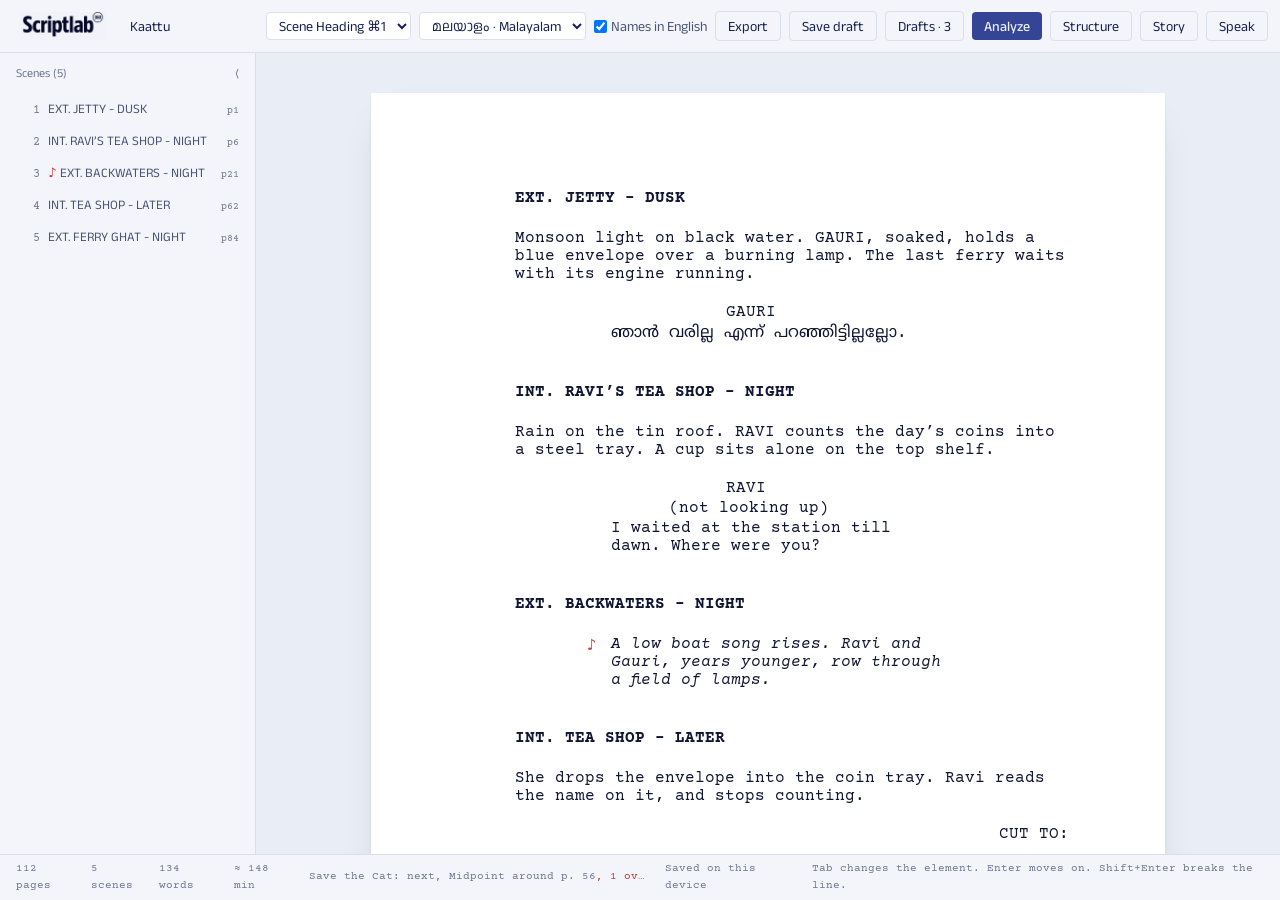
<file: editor.html>
<!doctype html>
<html lang="en" class="h-full antialiased">
<head>
  <meta charset="utf-8">
  <meta name="viewport" content="width=device-width, initial-scale=1">
  <title>Kaattu · Scriptlab360</title>
  <meta name="description" content="Screenplay editor">
  <link rel="preconnect" href="https://fonts.googleapis.com">
  <link rel="preconnect" href="https://fonts.gstatic.com" crossorigin>
  <link rel="stylesheet" href="https://fonts.googleapis.com/css2?family=Anek+Latin:wdth,wght@75..125,100..800&amp;family=Courier+Prime:wght@400;700&amp;family=Noto+Sans+Tamil:wght@400;700&amp;family=Noto+Sans+Telugu:wght@400;700&amp;family=Noto+Sans+Malayalam:wght@400;700&amp;family=Noto+Sans+Kannada:wght@400;700&amp;family=Noto+Sans+Devanagari:wght@400;700&amp;family=Noto+Sans+Bengali:wght@400;700&amp;family=Noto+Sans+Gujarati:wght@400;700&amp;family=Noto+Sans+Gurmukhi:wght@400;700&amp;family=Noto+Sans+Oriya:wght@400;700&amp;family=Anek+Malayalam:wdth,wght@75..125,300..700&amp;family=Anek+Tamil:wdth,wght@75..125,300..700&amp;family=Anek+Telugu:wdth,wght@75..125,300..700&amp;family=Anek+Kannada:wdth,wght@75..125,300..700&amp;family=Anek+Devanagari:wdth,wght@75..125,300..700&amp;family=Anek+Bangla:wdth,wght@75..125,300..700&amp;family=Anek+Gujarati:wdth,wght@75..125,300..700&amp;family=Anek+Gurmukhi:wdth,wght@75..125,300..700&amp;family=Anek+Odia:wdth,wght@75..125,300..700&amp;display=swap">
  <link rel="stylesheet" href="static/css/app.css">
  <link rel="stylesheet" href="static/css/custom.css">
</head>
<body class="h-full">
<div class="flex h-dvh flex-col bg-bg">
  <!-- Toolbar -->
  <header class="flex flex-wrap items-center gap-2 border-b border-line bg-bg-2 px-3 py-2 text-sm">
    <a href="scripts.html" class="inline-flex items-center rounded px-2 py-1" title="All scripts" aria-label="Scriptlab360: all scripts"><img src="static/images/logo.png" alt="Scriptlab360" class="h-7 w-auto mix-blend-multiply"></a>
    <input value="Kaattu" class="min-w-0 flex-1 rounded bg-transparent px-2 py-1 text-fg outline-none hover:bg-panel focus:bg-panel sm:max-w-xs" aria-label="Script title">
    <div class="flex flex-wrap items-center gap-2">
      <select id="element-select" class="rounded border border-line bg-panel px-2 py-1" aria-label="Element" title="Element (Tab)"><option value="sceneHeading">Scene Heading ⌘1</option><option value="action">Action ⌘2</option><option value="character">Character ⌘3</option><option value="dialogue">Dialogue ⌘4</option><option value="parenthetical">Parenthetical ⌘5</option><option value="transition">Transition ⌘6</option><option value="song">Song ⌘7</option></select>
      <select class="rounded border border-line bg-panel px-2 py-1" aria-label="Writing language" title="Type in English, write in this language"><option value="en">English</option><option value="ta">தமிழ் · Tamil</option><option value="te">తెలుగు · Telugu</option><option value="ml" selected>മലയാളം · Malayalam</option><option value="kn">ಕನ್ನಡ · Kannada</option><option value="hi">हिन्दी · Hindi</option><option value="bn">বাংলা · Bengali</option><option value="gu">ગુજરાતી · Gujarati</option><option value="pa">ਪੰਜਾਬੀ · Punjabi</option><option value="or">ଓଡ଼ିଆ · Odia</option></select>
      <label class="flex items-center gap-1 text-muted" title="Keep character cues in English letters"><input type="checkbox" checked> Names in English</label>
      <details class="relative">
        <summary class="cursor-pointer list-none rounded border border-line px-3 py-1 hover:border-line-2">Export</summary>
        <div class="absolute right-0 z-20 mt-1 w-56 rounded-lg border border-line bg-panel p-1 shadow-xl">
          <button class="block w-full rounded px-3 py-2 text-left hover:bg-bg-2">PDF</button>
          <button class="block w-full rounded px-3 py-2 text-left hover:bg-bg-2">Print…</button>
          <button class="block w-full rounded px-3 py-2 text-left hover:bg-bg-2">Final Draft (.fdx)</button>
          <button class="block w-full rounded px-3 py-2 text-left hover:bg-bg-2">Fountain</button>
        </div>
      </details>
      <button data-save-draft class="rounded border border-line px-3 py-1 hover:border-line-2">Save draft</button>
      <button data-panel-toggle="drafts" aria-pressed="false" class="rounded border border-line px-3 py-1 hover:border-line-2 aria-pressed:border-accent aria-pressed:text-accent">Drafts · 3</button>
      <button data-panel-toggle="report" aria-pressed="false" class="rounded bg-accent/90 px-3 py-1 font-medium text-bg hover:bg-accent aria-pressed:bg-accent">Analyze</button>
      <button data-panel-toggle="structure" aria-pressed="false" class="rounded border border-line px-3 py-1 hover:border-line-2 aria-pressed:border-accent aria-pressed:text-accent">Structure</button>
      <button data-panel-toggle="story" aria-pressed="false" class="rounded border border-line px-3 py-1 hover:border-line-2 aria-pressed:border-accent aria-pressed:text-accent">Story</button>
      <button data-panel-toggle="voice" aria-pressed="false" class="rounded border border-line px-3 py-1 hover:border-line-2 aria-pressed:border-accent aria-pressed:text-accent">Speak</button>
    </div>
  </header>

  <div class="flex min-h-0 flex-1">
    <!-- Scene navigator -->
    <nav id="scene-nav" class="hidden w-64 shrink-0 overflow-y-auto border-r border-line bg-bg-2 md:block" aria-label="Scenes">
      <div class="sticky top-0 flex items-center justify-between bg-bg-2 px-4 py-3 text-xs text-dim">
        <span>Scenes (5)</span>
        <button id="scene-hide" class="hover:text-fg" aria-label="Hide scenes">⟨</button>
      </div>
      <ol class="px-2 pb-6">
        <li>
          <button data-goto="sc-1" class="group flex w-full items-baseline gap-2 rounded px-2 py-1.5 text-left hover:bg-panel">
            <span class="w-6 shrink-0 text-right font-mono text-xs text-dim">1</span>
            <span class="min-w-0 flex-1 truncate text-[13px] text-muted group-hover:text-fg">EXT. JETTY - DUSK</span>
            <span class="shrink-0 font-mono text-[10px] text-dim">p1</span>
          </button>
        </li>
        <li>
          <button data-goto="sc-2" class="group flex w-full items-baseline gap-2 rounded px-2 py-1.5 text-left hover:bg-panel">
            <span class="w-6 shrink-0 text-right font-mono text-xs text-dim">2</span>
            <span class="min-w-0 flex-1 truncate text-[13px] text-muted group-hover:text-fg">INT. RAVI’S TEA SHOP - NIGHT</span>
            <span class="shrink-0 font-mono text-[10px] text-dim">p6</span>
          </button>
        </li>
        <li>
          <button data-goto="sc-3" class="group flex w-full items-baseline gap-2 rounded px-2 py-1.5 text-left hover:bg-panel">
            <span class="w-6 shrink-0 text-right font-mono text-xs text-dim">3</span>
            <span class="min-w-0 flex-1 truncate text-[13px] text-muted group-hover:text-fg"><span class="mr-1 text-accent-2">♪</span>EXT. BACKWATERS - NIGHT</span>
            <span class="shrink-0 font-mono text-[10px] text-dim">p21</span>
          </button>
        </li>
        <li>
          <button data-goto="sc-4" class="group flex w-full items-baseline gap-2 rounded px-2 py-1.5 text-left hover:bg-panel">
            <span class="w-6 shrink-0 text-right font-mono text-xs text-dim">4</span>
            <span class="min-w-0 flex-1 truncate text-[13px] text-muted group-hover:text-fg">INT. TEA SHOP - LATER</span>
            <span class="shrink-0 font-mono text-[10px] text-dim">p62</span>
          </button>
        </li>
        <li>
          <button data-goto="sc-5" class="group flex w-full items-baseline gap-2 rounded px-2 py-1.5 text-left hover:bg-panel">
            <span class="w-6 shrink-0 text-right font-mono text-xs text-dim">5</span>
            <span class="min-w-0 flex-1 truncate text-[13px] text-muted group-hover:text-fg">EXT. FERRY GHAT - NIGHT</span>
            <span class="shrink-0 font-mono text-[10px] text-dim">p84</span>
          </button>
        </li>
      </ol>
    </nav>
    <button id="scene-show" hidden class="hidden w-6 shrink-0 border-r border-line text-dim hover:text-fg md:block" aria-label="Show scenes">⟩</button>

    <!-- Paper -->
    <main class="relative min-w-0 flex-1 overflow-y-auto px-2 py-6 sm:px-6 sm:py-10">
      <div class="sp-paper mx-auto" id="paper" lang="ml">
      <p id="sc-1" class="sp-block" contenteditable="plaintext-only" data-kind="sceneHeading" data-placeholder="INT. PLACE - DAY" spellcheck="false">EXT. JETTY - DUSK</p>
      <p class="sp-block" contenteditable="plaintext-only" data-kind="action" data-placeholder="What we see and hear" spellcheck="false">Monsoon light on black water. GAURI, soaked, holds a blue envelope over a burning lamp. The last ferry waits with its engine running.</p>
      <p class="sp-block" contenteditable="plaintext-only" data-kind="character" data-placeholder="NAME" spellcheck="false">GAURI</p>
      <p class="sp-block" contenteditable="plaintext-only" data-kind="dialogue" data-placeholder="What they say" spellcheck="false">ഞാൻ വരില്ല എന്ന് പറഞ്ഞിട്ടില്ലല്ലോ.</p>
      <p id="sc-2" class="sp-block" contenteditable="plaintext-only" data-kind="sceneHeading" data-placeholder="INT. PLACE - DAY" spellcheck="false">INT. RAVI’S TEA SHOP - NIGHT</p>
      <p class="sp-block" contenteditable="plaintext-only" data-kind="action" data-placeholder="What we see and hear" spellcheck="false">Rain on the tin roof. RAVI counts the day’s coins into a steel tray. A cup sits alone on the top shelf.</p>
      <p class="sp-block" contenteditable="plaintext-only" data-kind="character" data-placeholder="NAME" spellcheck="false">RAVI</p>
      <p class="sp-block" contenteditable="plaintext-only" data-kind="parenthetical" data-placeholder="(how)" spellcheck="false">(not looking up)</p>
      <p class="sp-block" contenteditable="plaintext-only" data-kind="dialogue" data-placeholder="What they say" spellcheck="false">I waited at the station till dawn. Where were you?</p>
      <p id="sc-3" class="sp-block" contenteditable="plaintext-only" data-kind="sceneHeading" data-placeholder="INT. PLACE - DAY" spellcheck="false">EXT. BACKWATERS - NIGHT</p>
      <p class="sp-block" contenteditable="plaintext-only" data-kind="song" data-placeholder="The song, and what it does" spellcheck="false">A low boat song rises. Ravi and Gauri, years younger, row through a field of lamps.</p>
      <p id="sc-4" class="sp-block" contenteditable="plaintext-only" data-kind="sceneHeading" data-placeholder="INT. PLACE - DAY" spellcheck="false">INT. TEA SHOP - LATER</p>
      <p class="sp-block" contenteditable="plaintext-only" data-kind="action" data-placeholder="What we see and hear" spellcheck="false">She drops the envelope into the coin tray. Ravi reads the name on it, and stops counting.</p>
      <p class="sp-block" contenteditable="plaintext-only" data-kind="transition" data-placeholder="CUT TO:" spellcheck="false">CUT TO:</p>
      <p id="sc-5" class="sp-block" contenteditable="plaintext-only" data-kind="sceneHeading" data-placeholder="INT. PLACE - DAY" spellcheck="false">EXT. FERRY GHAT - NIGHT</p>
      <p class="sp-block" contenteditable="plaintext-only" data-kind="action" data-placeholder="What we see and hear" spellcheck="false">The rope drops. On shore, a headlight cuts through the rain.</p>
      </div>
    </main>

    <aside data-panel="drafts" hidden class="w-80 shrink-0 overflow-y-auto border-l border-line bg-bg-2 p-4 max-md:fixed max-md:inset-0 max-md:z-40 max-md:w-full">
      <div class="mb-3 flex items-center justify-between">
        <h2 class="font-display text-2xl">Drafts</h2>
        <button data-panel-close class="text-sm text-muted hover:text-fg md:hidden">Close</button>
      </div>
      <p class="mb-4 text-xs text-dim">Every change autosaves. Named drafts are kept forever; autosaves keep the last 30.</p>
      <ul id="draft-list" class="space-y-2">
        <li class="rounded border border-line p-3"><div class="flex items-baseline justify-between gap-2"><span class="font-medium">Producer draft</span><button class="text-xs text-accent hover:underline">Restore</button></div><div class="text-xs text-dim">3 Nov 2026, 9:10 pm · 109 pp</div></li>
        <li class="rounded border border-line p-3"><div class="flex items-baseline justify-between gap-2"><span class="font-medium">After the table read</span><button class="text-xs text-accent hover:underline">Restore</button></div><div class="text-xs text-dim">29 Oct 2026, 4:30 pm · 104 pp</div></li>
        <li class="rounded border border-line p-3"><div class="flex items-baseline justify-between gap-2"><span class="text-muted">Autosave</span><button class="text-xs text-accent hover:underline">Restore</button></div><div class="text-xs text-dim">4 Nov 2026, 6:40 pm · 112 pp</div></li>
      </ul>
      <!-- Empty: <p class="text-sm text-muted">No drafts yet. “Save draft” keeps a copy you can return to.</p> -->
    </aside>

    <aside data-panel="report" hidden class="w-[26rem] max-w-full shrink-0 overflow-y-auto border-l border-line bg-bg-2 max-md:fixed max-md:inset-0 max-md:z-40 max-md:w-full" aria-label="Script report">
      <div class="sticky top-0 z-10 flex items-center justify-between border-b border-line bg-bg-2/95 px-5 py-3 backdrop-blur">
        <div><div class="text-xs text-dim">Script intelligence</div><h2 class="font-display text-2xl leading-tight">Confidence report</h2></div>
        <div class="flex items-center gap-3">
          <button data-panel-close class="text-sm text-muted hover:text-fg md:hidden">Close</button>
          <button data-reveal="#model-settings" class="max-w-36 truncate rounded border border-line bg-panel px-2 py-1.5 text-xs text-muted hover:border-accent">claude-sonnet-5</button>
          <button class="rounded bg-accent px-3 py-1.5 text-sm font-medium text-bg disabled:opacity-60">Re-analyse</button>
        </div>
      </div>
      <div class="space-y-6 p-5">
        <div id="model-settings" hidden><div class="space-y-2 rounded-xl border border-line bg-panel p-4">
          <div class="mb-3"><p class="text-sm font-semibold text-accent">AI model &amp; key</p><p class="mt-1 text-xs leading-5 text-dim">Use the model company’s key directly, or switch to a gateway.</p></div>
          <select class="mt-[.35rem] w-full rounded-lg border border-line bg-panel px-[.7rem] py-[.65rem] text-sm text-fg outline-none focus:border-accent" aria-label="AI model"><option>Anthropic · Claude Opus 5.5 — Richest development notes</option><option selected>Anthropic · Claude Sonnet 5 — Balanced speed and craft</option><option>OpenAI · Astra — Deep reasoning · premium</option><option>Google · Gemini 2.5 Flash — Stable · fast · long context</option><option>Google · Gemini 2.5 Pro — Long-form reasoning</option><option>Groq · Kimi K2 Instruct — Fast · structured analysis</option><option>Groq · GPT-OSS 120B — Large open model</option></select>
          <div class="relative"><input type="password" placeholder="Anthropic API key" autocomplete="off" spellcheck="false" class="w-full rounded-lg border border-line bg-panel px-[.7rem] py-[.65rem] pr-16 text-sm text-fg outline-none focus:border-accent" aria-label="API key"><span class="absolute right-3 top-1/2 -translate-y-1/2 text-xs text-muted">Show</span></div>
          <p class="text-[11px] leading-5 text-dim">Kept in this tab only. Sent directly for this request and never saved with your script.</p>
        </div></div>
        <!-- Progress while running: <div class="rounded-lg border border-accent/40 bg-accent/5 p-3 text-sm">…</div> -->
        <a href="report.html" class="flex items-center justify-between rounded-xl border border-ink px-4 py-3 text-sm font-medium text-ink hover:bg-ink hover:text-paper">Open the full report<span class="font-normal opacity-70">Every chapter, printable</span></a>

        <section class="rounded-xl border border-line bg-panel p-4">
          <div class="flex items-end justify-between">
            <div><div class="text-sm font-semibold" style="color:var(--good)">Proceed</div><div class="font-display text-6xl leading-none">76</div></div>
            <div class="font-mono text-sm text-good">▲ 4 vs last draft</div>
          </div>
          <p class="mt-3 text-[15px] leading-snug">A taut monsoon thriller whose second half earns its interval twist. Trim the middle and it is ready to pitch.</p>
          <p class="mt-2 text-sm italic text-muted">A tea-shop owner’s night is undone when his runaway wife steps off the last ferry.</p>
          <div class="mt-4 space-y-1">
            <div class="text-xs text-dim">Signal ledger · 10 dimensions</div>
          <details>
            <summary class="flex w-full cursor-pointer list-none items-center gap-2 py-1 text-left text-sm">
              <span class="w-36 shrink-0 truncate text-muted">Emotional impact</span>
              <span class="h-1.5 flex-1 rounded bg-line"><span class="block h-full rounded" style="width:88%;background:var(--good)"></span></span>
              <span class="w-7 text-right font-mono text-xs">88</span>
            </summary>
            <div class="mb-2 rounded bg-bg-2 p-3 text-sm">
              <p class="text-fg/90">Gauri’s return lands because we saw what she burned.</p>
              <ul class="mt-2 space-y-1"><li class="text-muted"><button class="font-mono text-xs text-accent hover:underline">Sc.14 · p38</button></li></ul>
            </div>
          </details>
          <details>
            <summary class="flex w-full cursor-pointer list-none items-center gap-2 py-1 text-left text-sm">
              <span class="w-36 shrink-0 truncate text-muted">Concept strength</span>
              <span class="h-1.5 flex-1 rounded bg-line"><span class="block h-full rounded" style="width:84%;background:var(--good)"></span></span>
              <span class="w-7 text-right font-mono text-xs">84</span>
            </summary>
            <div class="mb-2 rounded bg-bg-2 p-3 text-sm">
              <p class="text-fg/90">One night, one tea shop, one ferry that isn’t coming.</p>
              <ul class="mt-2 space-y-1"><li class="text-muted"><button class="font-mono text-xs text-accent hover:underline">Sc.1 · p1</button></li></ul>
            </div>
          </details>
          <details>
            <summary class="flex w-full cursor-pointer list-none items-center gap-2 py-1 text-left text-sm">
              <span class="w-36 shrink-0 truncate text-muted">Setups & payoffs</span>
              <span class="h-1.5 flex-1 rounded bg-line"><span class="block h-full rounded" style="width:81%;background:var(--good)"></span></span>
              <span class="w-7 text-right font-mono text-xs">81</span>
            </summary>
            <div class="mb-2 rounded bg-bg-2 p-3 text-sm">
              <p class="text-fg/90">The envelope, the cup and the ferry bell all return.</p>
              <ul class="mt-2 space-y-1"><li class="text-muted"><button class="font-mono text-xs text-accent hover:underline">Sc.48 · p97</button></li></ul>
            </div>
          </details>
          <details>
            <summary class="flex w-full cursor-pointer list-none items-center gap-2 py-1 text-left text-sm">
              <span class="w-36 shrink-0 truncate text-muted">Structure</span>
              <span class="h-1.5 flex-1 rounded bg-line"><span class="block h-full rounded" style="width:78%;background:var(--good)"></span></span>
              <span class="w-7 text-right font-mono text-xs">78</span>
            </summary>
            <div class="mb-2 rounded bg-bg-2 p-3 text-sm">
              <p class="text-fg/90">The interval turn is the strongest scene of the first half.</p>
              <ul class="mt-2 space-y-1"><li class="text-muted"><button class="font-mono text-xs text-accent hover:underline">Sc.31 · p62</button></li></ul>
            </div>
          </details>
          <details>
            <summary class="flex w-full cursor-pointer list-none items-center gap-2 py-1 text-left text-sm">
              <span class="w-36 shrink-0 truncate text-muted">Character depth</span>
              <span class="h-1.5 flex-1 rounded bg-line"><span class="block h-full rounded" style="width:74%;background:var(--good)"></span></span>
              <span class="w-7 text-right font-mono text-xs">74</span>
            </summary>
            <div class="mb-2 rounded bg-bg-2 p-3 text-sm">
              <p class="text-fg/90">Ravi’s pride is specific; Mani is still a function.</p>
              <ul class="mt-2 space-y-1"><li class="text-muted"><button class="font-mono text-xs text-accent hover:underline">Sc.22 · p44</button></li></ul>
            </div>
          </details>
          <details>
            <summary class="flex w-full cursor-pointer list-none items-center gap-2 py-1 text-left text-sm">
              <span class="w-36 shrink-0 truncate text-muted">Market viability</span>
              <span class="h-1.5 flex-1 rounded bg-line"><span class="block h-full rounded" style="width:72%;background:var(--good)"></span></span>
              <span class="w-7 text-right font-mono text-xs">72</span>
            </summary>
            <div class="mb-2 rounded bg-bg-2 p-3 text-sm">
              <p class="text-fg/90">Contained budget, festival-season release shape.</p>
              <ul class="mt-2 space-y-1"><li class="text-muted"><button class="font-mono text-xs text-accent hover:underline">Sc.1 · p1</button></li></ul>
            </div>
          </details>
          <details>
            <summary class="flex w-full cursor-pointer list-none items-center gap-2 py-1 text-left text-sm">
              <span class="w-36 shrink-0 truncate text-muted">Dialogue cohesion</span>
              <span class="h-1.5 flex-1 rounded bg-line"><span class="block h-full rounded" style="width:64%;background:var(--warn)"></span></span>
              <span class="w-7 text-right font-mono text-xs">64</span>
            </summary>
            <div class="mb-2 rounded bg-bg-2 p-3 text-sm">
              <p class="text-fg/90">Ravi and Mani sound alike in the second half.</p>
              <ul class="mt-2 space-y-1"><li class="text-muted"><button class="font-mono text-xs text-accent hover:underline">Sc.36 · p71</button></li></ul>
            </div>
          </details>
          <details>
            <summary class="flex w-full cursor-pointer list-none items-center gap-2 py-1 text-left text-sm">
              <span class="w-36 shrink-0 truncate text-muted">Overall pace</span>
              <span class="h-1.5 flex-1 rounded bg-line"><span class="block h-full rounded" style="width:58%;background:var(--warn)"></span></span>
              <span class="w-7 text-right font-mono text-xs">58</span>
            </summary>
            <div class="mb-2 rounded bg-bg-2 p-3 text-sm">
              <p class="text-fg/90">Pages 88 to 97 repeat information the audience has.</p>
              <ul class="mt-2 space-y-1"><li class="text-muted"><button class="font-mono text-xs text-accent hover:underline">Sc.41 · p88</button></li></ul>
            </div>
          </details>
          <details>
            <summary class="flex w-full cursor-pointer list-none items-center gap-2 py-1 text-left text-sm">
              <span class="w-36 shrink-0 truncate text-muted">Originality</span>
              <span class="h-1.5 flex-1 rounded bg-line"><span class="block h-full rounded" style="width:55%;background:var(--warn)"></span></span>
              <span class="w-7 text-right font-mono text-xs">55</span>
            </summary>
            <div class="mb-2 rounded bg-bg-2 p-3 text-sm">
              <p class="text-fg/90">The return-at-night premise is familiar; the ferry is not.</p>
              <ul class="mt-2 space-y-1"><li class="text-muted"><button class="font-mono text-xs text-accent hover:underline">Sc.44 · p90</button></li></ul>
            </div>
          </details>
          <details>
            <summary class="flex w-full cursor-pointer list-none items-center gap-2 py-1 text-left text-sm">
              <span class="w-36 shrink-0 truncate text-muted">Cut tension</span>
              <span class="h-1.5 flex-1 rounded bg-line"><span class="block h-full rounded" style="width:46%;background:var(--bad)"></span></span>
              <span class="w-7 text-right font-mono text-xs">46</span>
            </summary>
            <div class="mb-2 rounded bg-bg-2 p-3 text-sm">
              <p class="text-fg/90">Three scenes in a row end on the same beat.</p>
              <ul class="mt-2 space-y-1"><li class="text-muted"><button class="font-mono text-xs text-accent hover:underline">Sc.39 · p84</button></li></ul>
            </div>
          </details>
          </div>
          <div class="mt-4 grid gap-3 text-sm sm:grid-cols-2">
            <div><div class="mb-1 text-sm font-semibold" style="color:var(--good)">Works</div><ul class="space-y-1.5"><li class="text-muted"><button class="font-mono text-xs text-accent hover:underline">Sc.14 · p38</button> Gauri’s return lands because we saw what she burned.</li></ul></div>
            <div><div class="mb-1 text-sm font-semibold" style="color:var(--bad)">Risks</div><ul class="space-y-1.5"><li class="text-muted"><button class="font-mono text-xs text-accent hover:underline">Sc.41 · p88</button> Pages 88 to 97 repeat information the audience has.</li></ul></div>
          </div>
        </section>

        <section>
          <div class="mb-3"><div class="text-xs text-dim">Measured</div><h3 class="font-display text-xl">Runtime &amp; shape</h3></div>
          <div class="grid grid-cols-3 gap-2"><div class="rounded-lg border border-line bg-panel px-3 py-2"><div class="font-display text-2xl leading-none">148m</div><div class="mt-1 text-[10px] uppercase tracking-wider text-dim">Runtime</div></div><div class="rounded-lg border border-line bg-panel px-3 py-2"><div class="font-display text-2xl leading-none">112</div><div class="mt-1 text-[10px] uppercase tracking-wider text-dim">Pages</div></div><div class="rounded-lg border border-line bg-panel px-3 py-2"><div class="font-display text-2xl leading-none">58</div><div class="mt-1 text-[10px] uppercase tracking-wider text-dim">Scenes</div></div></div>
          <p class="mt-3 text-sm text-muted">Midpoint falls after <button class="font-mono text-xs text-accent hover:underline">Sc.31 · p62</button> at ~71 min.</p>
          <div class="mt-4"><svg viewBox="0 0 300 80" class="block w-full overflow-visible" role="img" aria-label="Tension across the running time">
            <line x1="0" x2="300" y1="70" y2="70" stroke="var(--line)"/>
            <line x1="143.9189189189189" x2="143.9189189189189" y1="2" y2="70" stroke="var(--fg)" stroke-opacity=".4" stroke-dasharray="3 3"/>
            <polyline points="0.0,58.0 16.2,50.8 30.4,43.6 44.6,48.4 60.8,40.0 77.0,42.4 91.2,32.8 105.4,37.6 117.6,41.2 129.7,29.2 143.9,19.6 154.1,38.8 170.3,42.4 182.4,45.4 194.6,43.6 210.8,35.2 225.0,28.6 239.2,22.0 251.4,13.6 263.5,24.4 275.7,17.2 287.8,34.0 300.0,47.2" fill="none" stroke="var(--accent)" stroke-width="1.6" stroke-linejoin="round"/>
          </svg></div>
        </section>

        <section>
          <div class="mb-3"><div class="text-xs text-dim">Continuity</div><h3 class="font-display text-xl">Plot holes · 3</h3></div>
          <ul class="space-y-2">
            <li class="rounded border border-line p-3 text-sm">
              <div class="mb-1 flex items-center gap-2 text-[10px] uppercase tracking-wider"><span style="color:var(--bad)">high</span><span class="text-dim">continuity</span></div>
              <p class="text-fg/90">Gauri burned this envelope on the jetty. In the tea shop it’s back, seal intact.</p>
              <div class="mt-1 flex flex-wrap gap-2 text-xs"><button class="font-mono text-xs text-accent hover:underline">Scenes 1 and 14</button></div>
            </li>
            <li class="rounded border border-line p-3 text-sm">
              <div class="mb-1 flex items-center gap-2 text-[10px] uppercase tracking-wider"><span style="color:var(--warn)">medium</span><span class="text-dim">continuity</span></div>
              <p class="text-fg/90">Ravi knows the ferry is cancelled before Mani tells anyone.</p>
              <div class="mt-1 flex flex-wrap gap-2 text-xs"><button class="font-mono text-xs text-accent hover:underline">Scene 36</button></div>
            </li>
            <li class="rounded border border-line p-3 text-sm">
              <div class="mb-1 flex items-center gap-2 text-[10px] uppercase tracking-wider"><span style="color:var(--warn)">medium</span><span class="text-dim">continuity</span></div>
              <p class="text-fg/90">The ferry bell is set up twice and never rung.</p>
              <div class="mt-1 flex flex-wrap gap-2 text-xs"><button class="font-mono text-xs text-accent hover:underline">Scenes 5 and 27</button></div>
            </li>
          </ul>
        </section>

        <section>
          <div class="mb-3"><div class="text-xs text-dim">Measured</div><h3 class="font-display text-xl">Characters</h3></div>
          <ul class="space-y-1.5">
            <li class="text-sm">
              <div class="flex items-baseline justify-between gap-2"><span class="truncate">RAVI</span><span class="shrink-0 font-mono text-[11px] text-dim">44 sc · 43%</span></div>
              <div class="mt-0.5 h-1 rounded bg-line"><div class="h-full rounded bg-muted" style="width:86%"></div></div>
            </li>
            <li class="text-sm">
              <div class="flex items-baseline justify-between gap-2"><span class="truncate">GAURI</span><span class="shrink-0 font-mono text-[11px] text-dim">33 sc · 34%</span></div>
              <div class="mt-0.5 h-1 rounded bg-line"><div class="h-full rounded bg-muted" style="width:67.5%"></div></div>
            </li>
            <li class="text-sm">
              <div class="flex items-baseline justify-between gap-2"><span class="truncate">MANI</span><span class="shrink-0 font-mono text-[11px] text-dim">22 sc · 23%</span></div>
              <div class="mt-0.5 h-1 rounded bg-line"><div class="h-full rounded bg-muted" style="width:46.5%"></div></div>
            </li>
            <li class="text-sm">
              <div class="flex items-baseline justify-between gap-2"><span class="truncate">AMMA</span><span class="shrink-0 font-mono text-[11px] text-dim">7 sc · 8%</span></div>
              <div class="mt-0.5 h-1 rounded bg-line"><div class="h-full rounded bg-muted" style="width:15%"></div></div>
            </li>
            <li class="text-sm">
              <div class="flex items-baseline justify-between gap-2"><span class="truncate">THE BOY</span><span class="shrink-0 font-mono text-[11px] text-dim">8 sc · 9%</span></div>
              <div class="mt-0.5 h-1 rounded bg-line"><div class="h-full rounded bg-muted" style="width:17%"></div></div>
            </li>
          </ul>
          <div class="mt-4">
            <div class="mb-1 text-xs uppercase tracking-wider text-accent">Dialogue collision</div>
            <p class="text-sm text-muted"><span class="text-fg">RAVI</span> and <span class="text-fg">MANI</span> sound 81% alike — they could swap lines unnoticed.</p>
          </div>
        </section>

        <section>
          <div class="mb-3"><div class="text-xs text-dim">Highest leverage changes</div><h3 class="font-display text-xl">Rewrite priorities</h3></div>
          <ol class="space-y-2">
            <li class="rounded-lg border border-line bg-panel p-3">
              <p class="text-xs uppercase tracking-widest text-accent">01 · Cut the second argument</p>
              <p class="mt-2 text-sm leading-6 text-fg/90"><b>Action:</b> Scene 42 restates scene 22. Cut it, and move its one new line into scene 44.</p>
              <div class="mt-2 flex gap-2"><button class="font-mono text-xs text-accent hover:underline">Scenes 22, 42, 44</button></div>
            </li>
            <li class="rounded-lg border border-line bg-panel p-3">
              <p class="text-xs uppercase tracking-widest text-accent">02 · Give Mani his own voice</p>
              <p class="mt-2 text-sm leading-6 text-fg/90"><b>Action:</b> He speaks in Ravi’s rhythm. Make him loud where Ravi is clipped, and let him joke when he’s scared.</p>
              <div class="mt-2 flex gap-2"><button class="font-mono text-xs text-accent hover:underline">Scenes 18, 36, 47</button></div>
            </li>
            <li class="rounded-lg border border-line bg-panel p-3">
              <p class="text-xs uppercase tracking-widest text-accent">03 · Ring the bell</p>
              <p class="mt-2 text-sm leading-6 text-fg/90"><b>Action:</b> Pay off the ferry bell at dawn instead of the added line of dialogue.</p>
              <div class="mt-2 flex gap-2"><button class="font-mono text-xs text-accent hover:underline">Scenes 5, 27, 48</button></div>
            </li>
          </ol>
        </section>

        <section>
          <div class="mb-3"><div class="text-xs text-dim">Prediction, not legal advice</div><h3 class="font-display text-xl">Certification · India</h3></div>
          <div class="mb-3 flex items-baseline gap-3"><span class="font-display text-4xl">UA 13+</span><span class="text-xs text-dim">CBFC band from 10 content dimensions</span></div>
          <ul class="space-y-1">
            <li class="flex items-center gap-2 text-sm">
              <span class="w-32 shrink-0 text-muted">Violence</span>
              <span class="flex gap-0.5"><span class="h-2.5 w-2.5 rounded-sm" style="background:var(--accent-2)"></span><span class="h-2.5 w-2.5 rounded-sm" style="background:var(--accent-2)"></span><span class="h-2.5 w-2.5 rounded-sm" style="background:var(--accent-2)"></span><span class="h-2.5 w-2.5 rounded-sm" style="background:var(--line)"></span><span class="h-2.5 w-2.5 rounded-sm" style="background:var(--line)"></span></span>
              <span class="flex flex-wrap gap-1 text-xs"><button class="font-mono text-xs text-accent hover:underline">Scenes 44, 48</button></span>
            </li>
            <li class="flex items-center gap-2 text-sm">
              <span class="w-32 shrink-0 text-muted">Threat & horror</span>
              <span class="flex gap-0.5"><span class="h-2.5 w-2.5 rounded-sm" style="background:var(--accent-2)"></span><span class="h-2.5 w-2.5 rounded-sm" style="background:var(--accent-2)"></span><span class="h-2.5 w-2.5 rounded-sm" style="background:var(--accent-2)"></span><span class="h-2.5 w-2.5 rounded-sm" style="background:var(--line)"></span><span class="h-2.5 w-2.5 rounded-sm" style="background:var(--line)"></span></span>
              <span class="flex flex-wrap gap-1 text-xs"><button class="font-mono text-xs text-accent hover:underline">Scene 39</button></span>
            </li>
            <li class="flex items-center gap-2 text-sm">
              <span class="w-32 shrink-0 text-muted">Language</span>
              <span class="flex gap-0.5"><span class="h-2.5 w-2.5 rounded-sm" style="background:var(--accent-2)"></span><span class="h-2.5 w-2.5 rounded-sm" style="background:var(--accent-2)"></span><span class="h-2.5 w-2.5 rounded-sm" style="background:var(--line)"></span><span class="h-2.5 w-2.5 rounded-sm" style="background:var(--line)"></span><span class="h-2.5 w-2.5 rounded-sm" style="background:var(--line)"></span></span>
              <span class="flex flex-wrap gap-1 text-xs"><button class="font-mono text-xs text-accent hover:underline">Scene 36</button></span>
            </li>
            <li class="flex items-center gap-2 text-sm">
              <span class="w-32 shrink-0 text-muted">Drugs & alcohol</span>
              <span class="flex gap-0.5"><span class="h-2.5 w-2.5 rounded-sm" style="background:var(--accent-2)"></span><span class="h-2.5 w-2.5 rounded-sm" style="background:var(--line)"></span><span class="h-2.5 w-2.5 rounded-sm" style="background:var(--line)"></span><span class="h-2.5 w-2.5 rounded-sm" style="background:var(--line)"></span><span class="h-2.5 w-2.5 rounded-sm" style="background:var(--line)"></span></span>
              <span class="flex flex-wrap gap-1 text-xs"><button class="font-mono text-xs text-accent hover:underline">Scene 12</button></span>
            </li>
          </ul>
        </section>

        <p class="rounded-lg border border-dashed border-line-2 p-4 text-sm text-muted" hidden>Run analysis for the verdict, dimension scores with page-cited evidence, the tension curve, plot holes and a certificate prediction. Your script is read in memory and never used for training.</p>
        <p class="text-[11px] text-dim">Analysed 4 Nov 2026, 6:42 pm · 3 runs on this script</p>
      </div>
    </aside>

    <aside data-panel="structure" hidden class="w-[24rem] shrink-0 overflow-y-auto border-l border-line bg-bg-2 p-4 max-md:fixed max-md:inset-0 max-md:z-40 max-md:w-full" aria-label="Structure">
      <div class="mb-3 flex items-center justify-between"><h2 class="font-display text-2xl">Structure</h2><button data-panel-close class="text-sm text-muted hover:text-fg">Close</button></div>
      <label class="block text-xs text-dim" for="structure-book">Building on</label>
      <select id="structure-book" class="mt-1 w-full rounded-lg border border-line bg-panel px-[.7rem] py-[.65rem] text-sm text-fg outline-none focus:border-accent"><option value="save-the-cat">Save the Cat: Fifteen beats with page targets</option><option value="syd-field">Syd Field: Three acts held by two plot points</option><option value="mckee">McKee: Every scene turns a value</option><option value="truby">Truby: Seven steps of the hero's growth</option><option value="heros-journey">Hero's Journey: Twelve stages, out and back</option><option value="story-circle">Story Circle: Eight steps in a circle</option><option value="goal-conflict">Goal and Conflict: Every scene fights for the hero's goal</option></select>
      <p class="mt-2 text-[13px] leading-relaxed text-muted">A beat sheet with a job for every stretch of the script, from the opening image to the final one. It is strict about placement, which makes it the easiest structure to check a draft against.</p>
      <p class="mt-1 text-xs text-dim">Blake Snyder, Save the Cat! (2005)</p>
      <div class="mt-4 flex items-end gap-3">
        <label class="block text-xs text-dim">Aiming for
          <span class="mt-1 flex items-center gap-2 text-sm text-fg"><input type="number" min="10" max="250" value="112" class="w-20 rounded-lg border border-line bg-panel px-[.7rem] py-[.65rem] text-sm text-fg outline-none focus:border-accent"> pages</span>
        </label>
        <p class="pb-2 text-xs text-dim">Targets stretch to this length. Interval around p. 56.</p>
      </div>
      <div class="mt-5" aria-hidden="true">
        <div class="relative h-9">
          <div class="absolute inset-x-0 top-4 h-1.5 rounded-full bg-line"></div>
          <div class="absolute left-0 top-4 h-1.5 rounded-full bg-accent/35" style="width:33.92857142857143%"></div>
          <div class="absolute top-2 h-5 w-px bg-fg/40" style="left:50%" title="Interval"></div>
            <span title="Opening Image: p. 1" class="absolute top-[13px] h-3 w-3 -translate-x-1/2 rounded-full border-2 bg-panel" style="left:0.8928571428571428%;border-color:var(--good);background:var(--good)"></span>
            <span title="Theme Stated: p. 6" class="absolute top-[13px] h-3 w-3 -translate-x-1/2 rounded-full border-2 bg-panel" style="left:5.357142857142857%;border-color:var(--bad);"></span>
            <span title="Set-up: p. 1" class="absolute top-[13px] h-3 w-3 -translate-x-1/2 rounded-full border-2 bg-panel" style="left:0.8928571428571428%;border-color:var(--good);background:var(--good)"></span>
            <span title="Catalyst: p. 11" class="absolute top-[13px] h-3 w-3 -translate-x-1/2 rounded-full border-2 bg-panel" style="left:9.821428571428571%;border-color:var(--good);background:var(--good)"></span>
            <span title="Debate: p. 13" class="absolute top-[13px] h-3 w-3 -translate-x-1/2 rounded-full border-2 bg-panel" style="left:11.607142857142858%;border-color:var(--good);background:var(--good)"></span>
            <span title="Break into Two: p. 22" class="absolute top-[13px] h-3 w-3 -translate-x-1/2 rounded-full border-2 bg-panel" style="left:19.642857142857142%;border-color:var(--good);background:var(--good)"></span>
            <span title="B Story: p. 25" class="absolute top-[13px] h-3 w-3 -translate-x-1/2 rounded-full border-2 bg-panel" style="left:22.321428571428573%;border-color:var(--good);background:var(--good)"></span>
            <span title="Fun and Games: p. 28" class="absolute top-[13px] h-3 w-3 -translate-x-1/2 rounded-full border-2 bg-panel" style="left:25%;border-color:var(--good);background:var(--good)"></span>
            <span title="Midpoint: p. 56" class="absolute top-[13px] h-3 w-3 -translate-x-1/2 rounded-full border-2 bg-panel" style="left:50%;border-color:var(--warn);"></span>
            <span title="Bad Guys Close In: p. 62" class="absolute top-[13px] h-3 w-3 -translate-x-1/2 rounded-full border-2 bg-panel" style="left:55.35714285714286%;border-color:var(--dim);"></span>
            <span title="All Is Lost: p. 84" class="absolute top-[13px] h-3 w-3 -translate-x-1/2 rounded-full border-2 bg-panel" style="left:75%;border-color:var(--dim);"></span>
            <span title="Dark Night of the Soul: p. 86" class="absolute top-[13px] h-3 w-3 -translate-x-1/2 rounded-full border-2 bg-panel" style="left:76.78571428571429%;border-color:var(--dim);"></span>
            <span title="Break into Three: p. 90" class="absolute top-[13px] h-3 w-3 -translate-x-1/2 rounded-full border-2 bg-panel" style="left:80.35714285714286%;border-color:var(--dim);"></span>
            <span title="Finale: p. 92" class="absolute top-[13px] h-3 w-3 -translate-x-1/2 rounded-full border-2 bg-panel" style="left:82.14285714285714%;border-color:var(--dim);"></span>
            <span title="Final Image: p. 112" class="absolute top-[13px] h-3 w-3 -translate-x-1/2 rounded-full border-2 bg-panel" style="left:100%;border-color:var(--dim);"></span>
          <span class="absolute -top-0.5 -translate-x-1/2 font-mono text-[10px] text-accent-2" style="left:33.92857142857143%">▼</span>
        </div>
        <div class="flex justify-between font-mono text-[10px] text-dim"><span>p. 1</span><span>You are on p. 38</span><span>p. 112</span></div>
      </div>
      <ol class="mt-5 space-y-2">
        <li class="rounded-lg border bg-panel p-3 border-line">
          <div class="flex items-baseline justify-between gap-2"><span class="font-medium text-fg">Opening Image</span><span class="shrink-0 font-mono text-xs text-dim">p. 1</span></div>
          <p class="mt-0.5 text-xs" style="color:var(--good)">On time <button class="text-accent hover:underline">scene 1, p. 1</button><span class="text-dim">, from the last report</span></p>
          
          <div class="mt-2 flex gap-3 text-xs"><button class="text-accent hover:underline">This is scene 4</button></div>
        </li>
        <li class="rounded-lg border bg-panel p-3 border-line-2">
          <div class="flex items-baseline justify-between gap-2"><span class="font-medium text-fg">Theme Stated</span><span class="shrink-0 font-mono text-xs text-dim">p. 6</span></div>
          <p class="mt-0.5 text-xs" style="color:var(--bad)">Overdue</p>
          <p class="mt-1.5 text-[13px] leading-snug text-muted">Who says, early and in passing, what this film is really about?</p>
          <div class="mt-2 flex gap-3 text-xs"><button class="text-accent hover:underline">This is scene 4</button></div>
        </li>
        <li class="rounded-lg border bg-panel p-3 border-line">
          <div class="flex items-baseline justify-between gap-2"><span class="font-medium text-fg">Set-up</span><span class="shrink-0 font-mono text-xs text-dim">p. 1</span></div>
          <p class="mt-0.5 text-xs" style="color:var(--good)">On time <button class="text-accent hover:underline">scene 1, p. 1</button><span class="text-dim">, from the last report</span></p>
          
          <div class="mt-2 flex gap-3 text-xs"><button class="text-accent hover:underline">This is scene 4</button></div>
        </li>
        <li class="rounded-lg border bg-panel p-3 border-line">
          <div class="flex items-baseline justify-between gap-2"><span class="font-medium text-fg">Catalyst</span><span class="shrink-0 font-mono text-xs text-dim">p. 11</span></div>
          <p class="mt-0.5 text-xs" style="color:var(--good)">On time <button class="text-accent hover:underline">scene 1, p. 1</button><span class="text-dim">, from the last report</span></p>
          
          <div class="mt-2 flex gap-3 text-xs"><button class="text-accent hover:underline">This is scene 4</button></div>
        </li>
        <li class="rounded-lg border bg-panel p-3 border-line">
          <div class="flex items-baseline justify-between gap-2"><span class="font-medium text-fg">Debate</span><span class="shrink-0 font-mono text-xs text-dim">p. 13</span></div>
          <p class="mt-0.5 text-xs" style="color:var(--good)">On time <button class="text-accent hover:underline">scene 1, p. 1</button><span class="text-dim">, from the last report</span></p>
          
          <div class="mt-2 flex gap-3 text-xs"><button class="text-accent hover:underline">This is scene 4</button></div>
        </li>
        <li class="rounded-lg border bg-panel p-3 border-line">
          <div class="flex items-baseline justify-between gap-2"><span class="font-medium text-fg">Break into Two</span><span class="shrink-0 font-mono text-xs text-dim">p. 22</span></div>
          <p class="mt-0.5 text-xs" style="color:var(--good)">On time <button class="text-accent hover:underline">scene 1, p. 1</button><span class="text-dim">, from the last report</span></p>
          
          <div class="mt-2 flex gap-3 text-xs"><button class="text-accent hover:underline">This is scene 4</button></div>
        </li>
        <li class="rounded-lg border bg-panel p-3 border-line">
          <div class="flex items-baseline justify-between gap-2"><span class="font-medium text-fg">B Story</span><span class="shrink-0 font-mono text-xs text-dim">p. 25</span></div>
          <p class="mt-0.5 text-xs" style="color:var(--good)">On time <button class="text-accent hover:underline">scene 1, p. 1</button><span class="text-dim">, from the last report</span></p>
          
          <div class="mt-2 flex gap-3 text-xs"><button class="text-accent hover:underline">This is scene 4</button></div>
        </li>
        <li class="rounded-lg border bg-panel p-3 border-line">
          <div class="flex items-baseline justify-between gap-2"><span class="font-medium text-fg">Fun and Games</span><span class="shrink-0 font-mono text-xs text-dim">p. 28</span></div>
          <p class="mt-0.5 text-xs" style="color:var(--good)">On time <button class="text-accent hover:underline">scene 1, p. 1</button><span class="text-dim">, from the last report</span></p>
          
          <div class="mt-2 flex gap-3 text-xs"><button class="text-accent hover:underline">This is scene 4</button></div>
        </li>
        <li class="rounded-lg border bg-panel p-3 border-line-2">
          <div class="flex items-baseline justify-between gap-2"><span class="font-medium text-fg">Midpoint</span><span class="shrink-0 font-mono text-xs text-dim">p. 56</span></div>
          <p class="mt-0.5 text-xs" style="color:var(--warn)">12 pages late</p>
          <p class="mt-1.5 text-[13px] leading-snug text-muted">Is this a false victory or a false defeat, and what raises the stakes?</p>
          <div class="mt-2 flex gap-3 text-xs"><button class="text-accent hover:underline">This is scene 4</button></div>
        </li>
        <li class="rounded-lg border bg-panel p-3 border-line">
          <div class="flex items-baseline justify-between gap-2"><span class="font-medium text-fg">Bad Guys Close In</span><span class="shrink-0 font-mono text-xs text-dim">p. 62</span></div>
          <p class="mt-0.5 text-xs" style="color:var(--dim)">Still to come</p>
          
          <div class="mt-2 flex gap-3 text-xs"><button class="text-accent hover:underline">This is scene 4</button></div>
        </li>
        <li class="rounded-lg border bg-panel p-3 border-line">
          <div class="flex items-baseline justify-between gap-2"><span class="font-medium text-fg">All Is Lost</span><span class="shrink-0 font-mono text-xs text-dim">p. 84</span></div>
          <p class="mt-0.5 text-xs" style="color:var(--dim)">Still to come</p>
          
          <div class="mt-2 flex gap-3 text-xs"><button class="text-accent hover:underline">This is scene 4</button></div>
        </li>
        <li class="rounded-lg border bg-panel p-3 border-line">
          <div class="flex items-baseline justify-between gap-2"><span class="font-medium text-fg">Dark Night of the Soul</span><span class="shrink-0 font-mono text-xs text-dim">p. 86</span></div>
          <p class="mt-0.5 text-xs" style="color:var(--dim)">Still to come</p>
          
          <div class="mt-2 flex gap-3 text-xs"><button class="text-accent hover:underline">This is scene 4</button></div>
        </li>
        <li class="rounded-lg border bg-panel p-3 border-line">
          <div class="flex items-baseline justify-between gap-2"><span class="font-medium text-fg">Break into Three</span><span class="shrink-0 font-mono text-xs text-dim">p. 90</span></div>
          <p class="mt-0.5 text-xs" style="color:var(--dim)">Still to come</p>
          
          <div class="mt-2 flex gap-3 text-xs"><button class="text-accent hover:underline">This is scene 4</button></div>
        </li>
        <li class="rounded-lg border bg-panel p-3 border-line">
          <div class="flex items-baseline justify-between gap-2"><span class="font-medium text-fg">Finale</span><span class="shrink-0 font-mono text-xs text-dim">p. 92</span></div>
          <p class="mt-0.5 text-xs" style="color:var(--dim)">Still to come</p>
          
          <div class="mt-2 flex gap-3 text-xs"><button class="text-accent hover:underline">This is scene 4</button></div>
        </li>
        <li class="rounded-lg border bg-panel p-3 border-line">
          <div class="flex items-baseline justify-between gap-2"><span class="font-medium text-fg">Final Image</span><span class="shrink-0 font-mono text-xs text-dim">p. 112</span></div>
          <p class="mt-0.5 text-xs" style="color:var(--dim)">Still to come</p>
          
          <div class="mt-2 flex gap-3 text-xs"><button class="text-accent hover:underline">This is scene 4</button></div>
        </li>
      </ol>
      <p class="mt-4 text-xs leading-relaxed text-dim">Beats you mark follow their scene as you write. Unmarked beats are filled in by the next Analyze, which reads the draft against Save the Cat.</p>
    </aside>

    <aside data-panel="story" hidden class="story-panel" aria-label="Story">
      <div class="sticky top-0 z-10 border-b border-line bg-bg-2/95 backdrop-blur">
        <div class="flex items-center justify-between px-5 pt-3">
          <h2 class="font-display text-2xl text-ink">Kaattu</h2>
          <div class="flex items-center gap-3 text-sm">
            <button data-reveal="#story-ai" class="text-muted hover:text-ink">AI settings</button>
            <button data-panel-close class="text-muted hover:text-ink">Close</button>
          </div>
        </div>
        <div id="story-ai" hidden class="px-5 pt-2"><div class="space-y-2">
          
          <select class="mt-[.35rem] w-full rounded-lg border border-line bg-panel px-[.7rem] py-[.65rem] text-sm text-fg outline-none focus:border-accent" aria-label="AI model"><option>Anthropic · Claude Opus 5.5 — Richest development notes</option><option selected>Anthropic · Claude Sonnet 5 — Balanced speed and craft</option><option>OpenAI · Astra — Deep reasoning · premium</option><option>Google · Gemini 2.5 Flash — Stable · fast · long context</option><option>Google · Gemini 2.5 Pro — Long-form reasoning</option><option>Groq · Kimi K2 Instruct — Fast · structured analysis</option><option>Groq · GPT-OSS 120B — Large open model</option></select>
          <div class="relative"><input type="password" placeholder="Anthropic API key" autocomplete="off" spellcheck="false" class="w-full rounded-lg border border-line bg-panel px-[.7rem] py-[.65rem] pr-16 text-sm text-fg outline-none focus:border-accent" aria-label="API key"><span class="absolute right-3 top-1/2 -translate-y-1/2 text-xs text-muted">Show</span></div>
          <p class="text-[11px] leading-5 text-dim">Kept in this tab only. Sent directly for this request and never saved with your script.</p>
        </div></div>
        <nav data-tabs="story" class="flex gap-1 overflow-x-auto px-3 py-2" aria-label="Story steps">
          <button data-tab="fragments" aria-current="page" class="shrink-0 rounded-full px-3 py-1 text-sm text-muted hover:text-ink aria-[current=page]:bg-ink aria-[current=page]:text-paper">Fragments</button><button data-tab="story" aria-current="false" class="shrink-0 rounded-full px-3 py-1 text-sm text-muted hover:text-ink aria-[current=page]:bg-ink aria-[current=page]:text-paper">Story</button><button data-tab="beats" aria-current="false" class="shrink-0 rounded-full px-3 py-1 text-sm text-muted hover:text-ink aria-[current=page]:bg-ink aria-[current=page]:text-paper">Beats</button><button data-tab="scenes" aria-current="false" class="shrink-0 rounded-full px-3 py-1 text-sm text-muted hover:text-ink aria-[current=page]:bg-ink aria-[current=page]:text-paper">Scenes</button><button data-tab="notes" aria-current="false" class="shrink-0 rounded-full px-3 py-1 text-sm text-muted hover:text-ink aria-[current=page]:bg-ink aria-[current=page]:text-paper">Notes<span class="ml-1.5 rounded-full bg-accent-2 px-1.5 text-xs text-white">3</span></button><button data-tab="ask" aria-current="false" class="shrink-0 rounded-full px-3 py-1 text-sm text-muted hover:text-ink aria-[current=page]:bg-ink aria-[current=page]:text-paper">Ask</button>
        </nav>
        <!-- Status line: <div class="mx-5 mb-3 rounded-lg bg-highlight/40 px-3 py-2 text-sm text-ink" role="status">Reading your script…</div> -->
      </div>
      <div class="p-5">
        <div data-tabs-for="story" data-tab-body="fragments">
          <p class="mb-4 text-[15px] leading-relaxed text-muted">Drop in whatever you have, in any order: a character, a scene you can already see, the ending, a line someone says. When there’s enough, shape it into a story.</p>
          <div class="space-y-2 rounded-xl border border-line bg-panel p-3">
            <select class="w-full rounded-lg border-0 bg-panel px-1 py-1 text-sm text-muted outline-none" aria-label="What kind of fragment"><option>Idea</option><option>Character</option><option>Scene</option><option>Line</option><option>Ending</option></select>
            <textarea rows="3" placeholder="A tea-shop owner in Alappuzha still keeps his runaway wife’s cup on the shelf…" class="w-full resize-y bg-transparent px-1 text-[15px] leading-relaxed text-ink outline-none placeholder:text-dim" aria-label="Fragment"></textarea>
            <div class="flex items-center justify-between"><span class="text-xs text-dim">⌘ Enter to add</span><button class="rounded-full border border-line-2 bg-panel px-4 py-2 text-sm text-ink hover:border-ink disabled:cursor-not-allowed disabled:opacity-40">Add fragment</button></div>
          </div>
          <ul class="mt-5 space-y-3">
            <li><div class="mb-1 flex items-center justify-between text-sm"><span class="text-accent-2">Character</span><button class="text-xs text-dim hover:text-bad">Delete</button></div><p class="text-[15px] leading-relaxed text-ink">Ravi, a proud tea-shop owner who never says what he means.</p></li>
            <li><div class="mb-1 flex items-center justify-between text-sm"><span class="text-accent-2">Ending</span><button class="text-xs text-dim hover:text-bad">Delete</button></div><p class="text-[15px] leading-relaxed text-ink">At dawn he stands in front of the ferry and rings the bell.</p></li>
          </ul>
          <button class="rounded-full bg-ink px-5 py-2.5 text-sm font-medium text-paper hover:bg-accent disabled:cursor-not-allowed disabled:opacity-40 mt-6">Shape it into a story</button>
        </div>
        <div data-tabs-for="story" data-tab-body="story" hidden><p class="mb-4 text-[15px] leading-relaxed text-muted">Add a few fragments and shape them. The story record appears here for you to edit.</p></div>
        <div data-tabs-for="story" data-tab-body="beats" hidden>
          <p class="mb-4 text-[15px] leading-relaxed text-muted">The beat sheet lays the film out around its interval, with songs and mass moments where they carry story. It covers every beat of Save the Cat; change the book in Structure.</p>
          <button class="rounded-full bg-ink px-5 py-2.5 text-sm font-medium text-paper hover:bg-accent disabled:cursor-not-allowed disabled:opacity-40">Build the beat sheet</button>
          <div class="mt-5 space-y-2">
            <div class="rounded-xl border border-line bg-panel px-3 py-2"><p class="font-mono text-xs text-dim">Opening Image</p><p class="mt-0.5 text-[15px] text-ink">A lamp burning over black water.</p></div>
            <div class="rounded-xl border-ink bg-panel px-3 py-2" style="border:1px solid var(--ink);box-shadow:inset 4px 0 0 var(--ink)"><p class="font-mono text-xs text-dim">Interval</p><p class="mt-0.5 text-[15px] font-semibold text-ink">The name on the envelope.</p></div>
          </div>
        </div>
        <div data-tabs-for="story" data-tab-body="scenes" hidden><p class="mb-4 text-[15px] leading-relaxed text-muted">Build the beat sheet, then break it into scenes. Each card can be drafted into your script.</p></div>
        <div data-tabs-for="story" data-tab-body="notes" hidden>
          <p class="mb-4 text-[15px] leading-relaxed text-muted">Continuity notes, checked as you write.</p>
          <ul class="space-y-4">
            <li class="border-l-2 py-0.5 pl-3.5" style="border-color:var(--accent-2)"><p class="text-sm font-semibold text-accent-2">Scene 14</p><p class="mt-1 text-[15px] text-ink">Gauri burned this envelope in scene 1. Here it’s back with the seal whole.</p></li>
            <li class="border-l-2 py-0.5 pl-3.5" style="border-color:var(--accent-2)"><p class="text-sm font-semibold text-accent-2">Scene 36</p><p class="mt-1 text-[15px] text-ink">Ravi knows the ferry is cancelled before Mani tells anyone.</p></li>
          </ul>
        </div>
        <div data-tabs-for="story" data-tab-body="ask" hidden>
          <p class="mb-4 text-[15px] leading-relaxed text-muted">Ask about your own script, or get ideas for what comes next.</p>
          <textarea rows="3" placeholder="Where does Mani first lie to Ravi?" class="w-full rounded-lg border border-line bg-panel px-3 py-2 text-[15px] text-ink outline-none placeholder:text-dim focus:border-accent" aria-label="Question"></textarea>
          <div class="mt-3 flex flex-wrap gap-2"><button class="rounded-full bg-ink px-5 py-2.5 text-sm font-medium text-paper hover:bg-accent disabled:cursor-not-allowed disabled:opacity-40">Ask</button><button class="rounded-full border border-line-2 bg-panel px-4 py-2 text-sm text-ink hover:border-ink disabled:cursor-not-allowed disabled:opacity-40">What happens next?</button><button class="rounded-full border border-line-2 bg-panel px-4 py-2 text-sm text-ink hover:border-ink disabled:cursor-not-allowed disabled:opacity-40">Other ways to say this line</button></div>
        </div>
      </div>
    </aside>

    <aside data-panel="voice" hidden class="story-panel" aria-label="Speak">
      <div class="sticky top-0 z-10 border-b border-line bg-bg-2/95 backdrop-blur">
        <div class="flex items-center justify-between px-5 pt-3">
          <h2 class="font-display text-2xl text-ink">Speak</h2>
          <div class="flex items-center gap-3 text-sm"><button data-reveal="#voice-ai" class="text-muted hover:text-ink">AI settings</button><button data-panel-close class="text-muted hover:text-ink">Close</button></div>
        </div>
        <div id="voice-ai" hidden class="px-5 pt-2"><div class="space-y-2">
          
          <select class="mt-[.35rem] w-full rounded-lg border border-line bg-panel px-[.7rem] py-[.65rem] text-sm text-fg outline-none focus:border-accent" aria-label="AI model"><option>Anthropic · Claude Opus 5.5 — Richest development notes</option><option selected>Anthropic · Claude Sonnet 5 — Balanced speed and craft</option><option>OpenAI · Astra — Deep reasoning · premium</option><option>Google · Gemini 2.5 Flash — Stable · fast · long context</option><option>Google · Gemini 2.5 Pro — Long-form reasoning</option><option>Groq · Kimi K2 Instruct — Fast · structured analysis</option><option>Groq · GPT-OSS 120B — Large open model</option></select>
          <div class="relative"><input type="password" placeholder="Anthropic API key" autocomplete="off" spellcheck="false" class="w-full rounded-lg border border-line bg-panel px-[.7rem] py-[.65rem] pr-16 text-sm text-fg outline-none focus:border-accent" aria-label="API key"><span class="absolute right-3 top-1/2 -translate-y-1/2 text-xs text-muted">Show</span></div>
          <p class="text-[11px] leading-5 text-dim">Kept in this tab only. Sent directly for this request and never saved with your script.</p>
        </div></div>
        <nav data-tabs="voice" class="flex gap-1 px-3 py-2" aria-label="Voice mode"><button data-tab="scene" aria-current="page" class="shrink-0 rounded-full px-3 py-1 text-sm text-muted hover:text-ink aria-[current=page]:bg-ink aria-[current=page]:text-paper">Describe a scene</button><button data-tab="typing" aria-current="false" class="shrink-0 rounded-full px-3 py-1 text-sm text-muted hover:text-ink aria-[current=page]:bg-ink aria-[current=page]:text-paper">Voice typing</button></nav>
      </div>
      <div class="space-y-5 p-5">
        <label class="flex items-center justify-between gap-3 text-sm text-muted">I’m speaking in
          <select class="rounded-full border border-line-2 bg-panel px-3 py-1.5 text-ink"><option value="en">English</option><option value="ta">தமிழ் · Tamil</option><option value="te">తెలుగు · Telugu</option><option value="ml" selected>മലയാളം · Malayalam</option><option value="kn">ಕನ್ನಡ · Kannada</option><option value="hi">हिन्दी · Hindi</option><option value="bn">বাংলা · Bengali</option><option value="gu">ગુજરાતી · Gujarati</option><option value="pa">ਪੰਜਾਬੀ · Punjabi</option><option value="or">ଓଡ଼ିଆ · Odia</option></select>
        </label>
        <div data-tabs-for="voice" data-tab-body="scene" class="space-y-5">
          <p class="text-[15px] leading-relaxed text-muted">Talk the scene through the way you’d tell it to someone: where it is, who’s there, what happens, what they say. Change your mind as you go. Then build it into screenplay form.</p>
          <button class="flex w-full items-center justify-center gap-3 rounded-2xl border-2 border-ink px-5 py-4 text-base font-medium text-ink hover:bg-ink hover:text-paper"><span class="mic-icon" aria-hidden="true"></span>Start talking</button>
          <!-- Recording: <button class="flex w-full items-center justify-center gap-3 rounded-2xl bg-accent-2 px-5 py-4 text-base font-medium text-white"><span class="rec-dot"></span>Stop <span class="font-mono text-sm opacity-90">0:12</span></button> -->
          <textarea rows="6" placeholder="What you say appears here. You can also type or paste a description." class="w-full resize-y rounded-xl border border-line bg-panel p-3 text-[15px] leading-relaxed text-ink outline-none placeholder:text-dim focus:border-accent" aria-label="Transcript"></textarea>
          <div class="flex flex-wrap gap-2"><button class="rounded-full bg-ink px-5 py-2.5 text-sm font-medium text-paper hover:bg-accent disabled:cursor-not-allowed disabled:opacity-40">Build the scene</button></div>

          <section class="space-y-4 border-t border-line pt-5">
            <p class="text-sm text-muted">Outside, <span class="text-ink">the ferry jetty</span>, night</p>
            <ul class="flex flex-wrap gap-2" aria-label="Characters in the scene"><li class="rounded-full border border-line-2 bg-panel px-3 py-1 text-sm text-ink">GAURI</li><li class="rounded-full border border-line-2 bg-panel px-3 py-1 text-sm text-ink">MANI<span class="ml-1.5 text-accent-2">new</span></li></ul>
            <div class="border-l-2 py-0.5 pl-3.5" style="border-color:var(--accent-2)"><p class="text-sm font-semibold text-accent-2">Decided for you</p><ul class="mt-1 space-y-1 text-[15px] text-ink"><li>It’s raining, since you mentioned the umbrella.</li></ul></div>
            <div class="sp-preview">
              <p class="sp-block" data-kind="sceneHeading">EXT. FERRY JETTY - NIGHT</p>
              <p class="sp-block" data-kind="action">Rain. Gauri waits under a torn umbrella.</p>
              <p class="sp-block" data-kind="character">MANI</p>
              <p class="sp-block" data-kind="dialogue">The ferry isn’t coming.</p>
            </div>
            <div class="flex flex-wrap gap-2"><button class="rounded-full bg-ink px-5 py-2.5 text-sm font-medium text-paper hover:bg-accent disabled:cursor-not-allowed disabled:opacity-40">Add after the current scene</button><button class="rounded-full border border-line-2 bg-panel px-4 py-2 text-sm text-ink hover:border-ink disabled:cursor-not-allowed disabled:opacity-40">Add at the end</button><button class="rounded-full border border-line-2 bg-panel px-4 py-2 text-sm text-ink hover:border-ink disabled:cursor-not-allowed disabled:opacity-40">Build again</button></div>
          </section>
        </div>
        <div data-tabs-for="voice" data-tab-body="typing" hidden class="space-y-5">
          <p class="text-[15px] leading-relaxed text-muted">Put your cursor where the words should go, then talk. Each phrase is typed into the script as you finish it.</p>
          <button class="flex w-full items-center justify-center gap-3 rounded-2xl border-2 border-ink px-5 py-4 text-base font-medium text-ink hover:bg-ink hover:text-paper"><span class="mic-icon" aria-hidden="true"></span>Start voice typing</button>
          <p class="text-sm text-dim">Last typed: <span class="text-ink">ഞാൻ വരില്ല എന്ന് പറഞ്ഞിട്ടില്ലല്ലോ.</span></p>
        </div>
      </div>
    </aside>
  </div>

  <!-- Status bar -->
  <footer class="flex items-center gap-4 border-t border-line bg-bg-2 px-4 py-1.5 font-mono text-[11px] text-dim">
    <span>112 pages</span>
    <span>5 scenes</span>
    <span id="stat-words">0 words</span>
    <span class="hidden sm:inline" title="Estimated screen time, songs included">≈ 148 min</span>
    <button data-panel-toggle="structure" aria-pressed="false" class="truncate hover:text-fg" title="Where the draft stands against the structure you chose">Save the Cat: next, Midpoint around p. 56<span class="text-bad">, 1 overdue</span></button>
    <span class="ml-auto">Saved on this device</span>
    <span class="hidden lg:inline">Tab changes the element. Enter moves on. Shift+Enter breaks the line.</span>
  </footer>
</div>
<script src="static/js/app.js"></script>
</body>
</html>
</file>
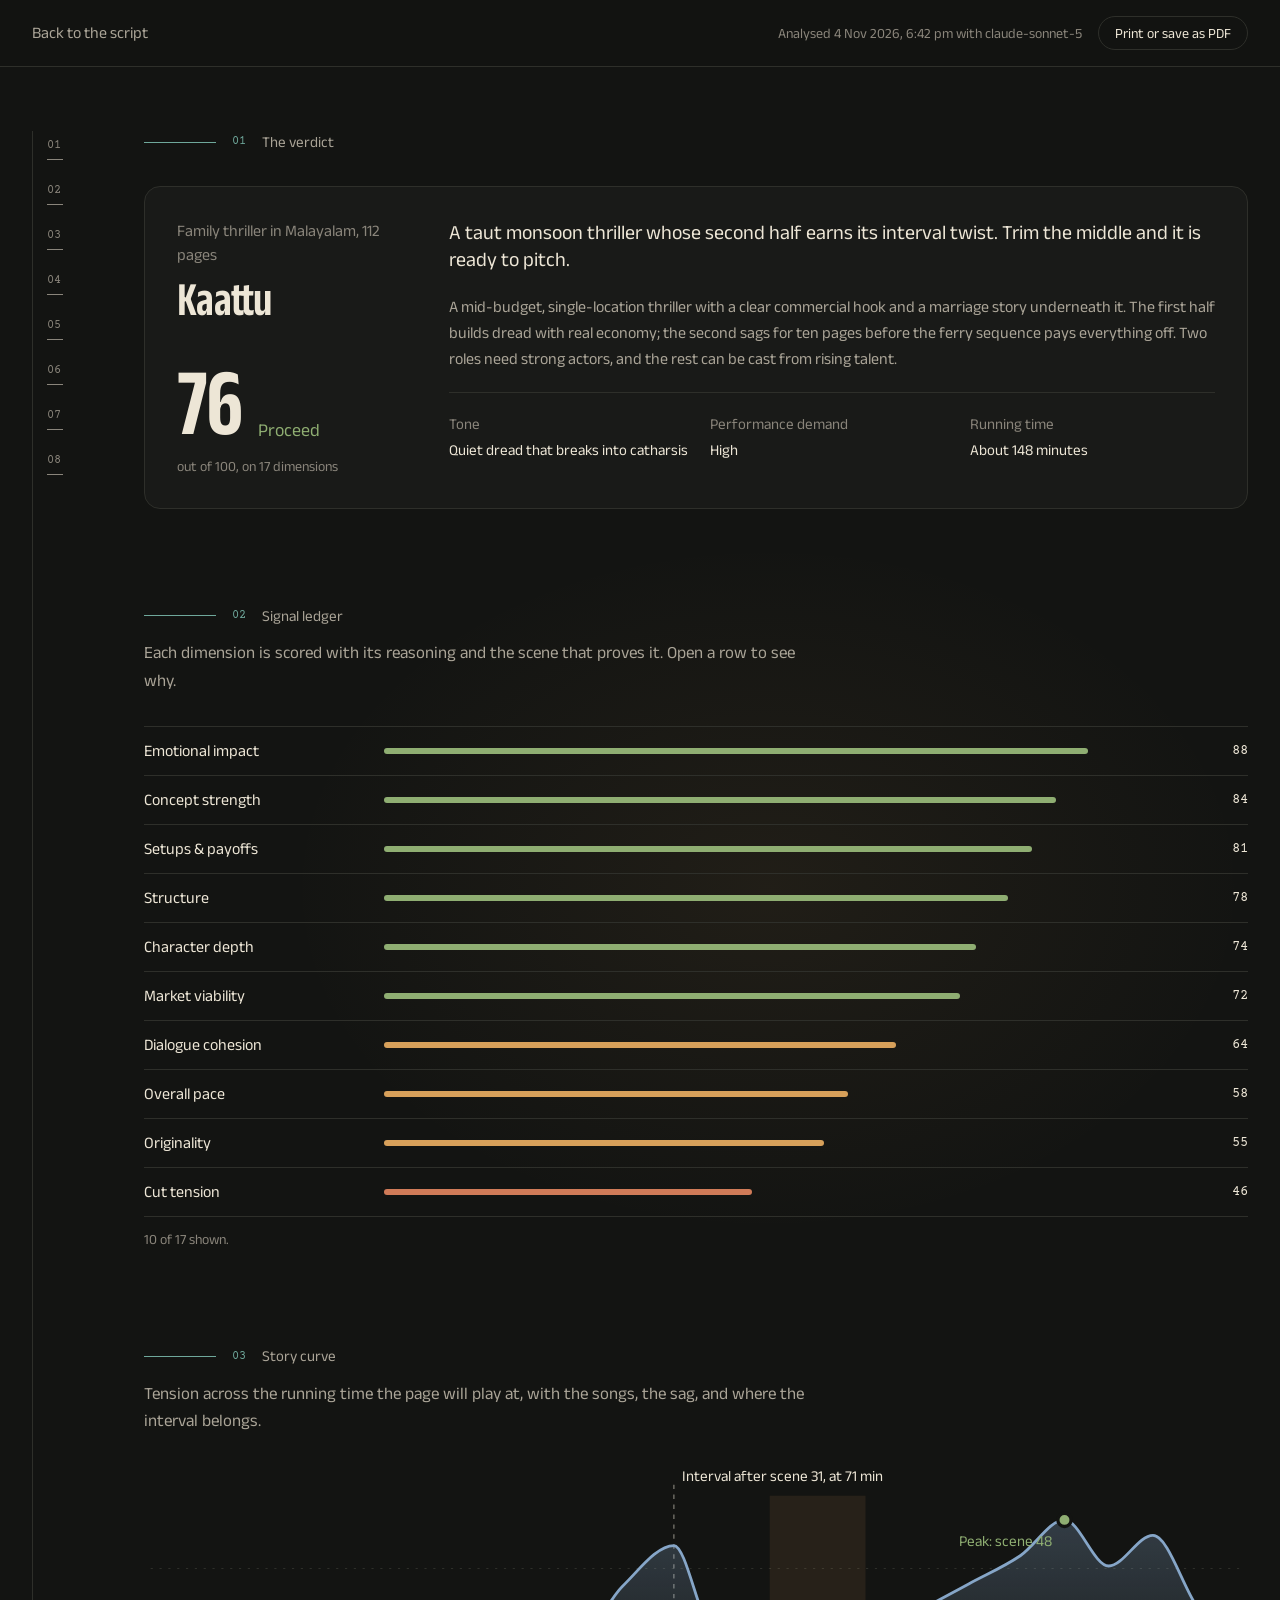
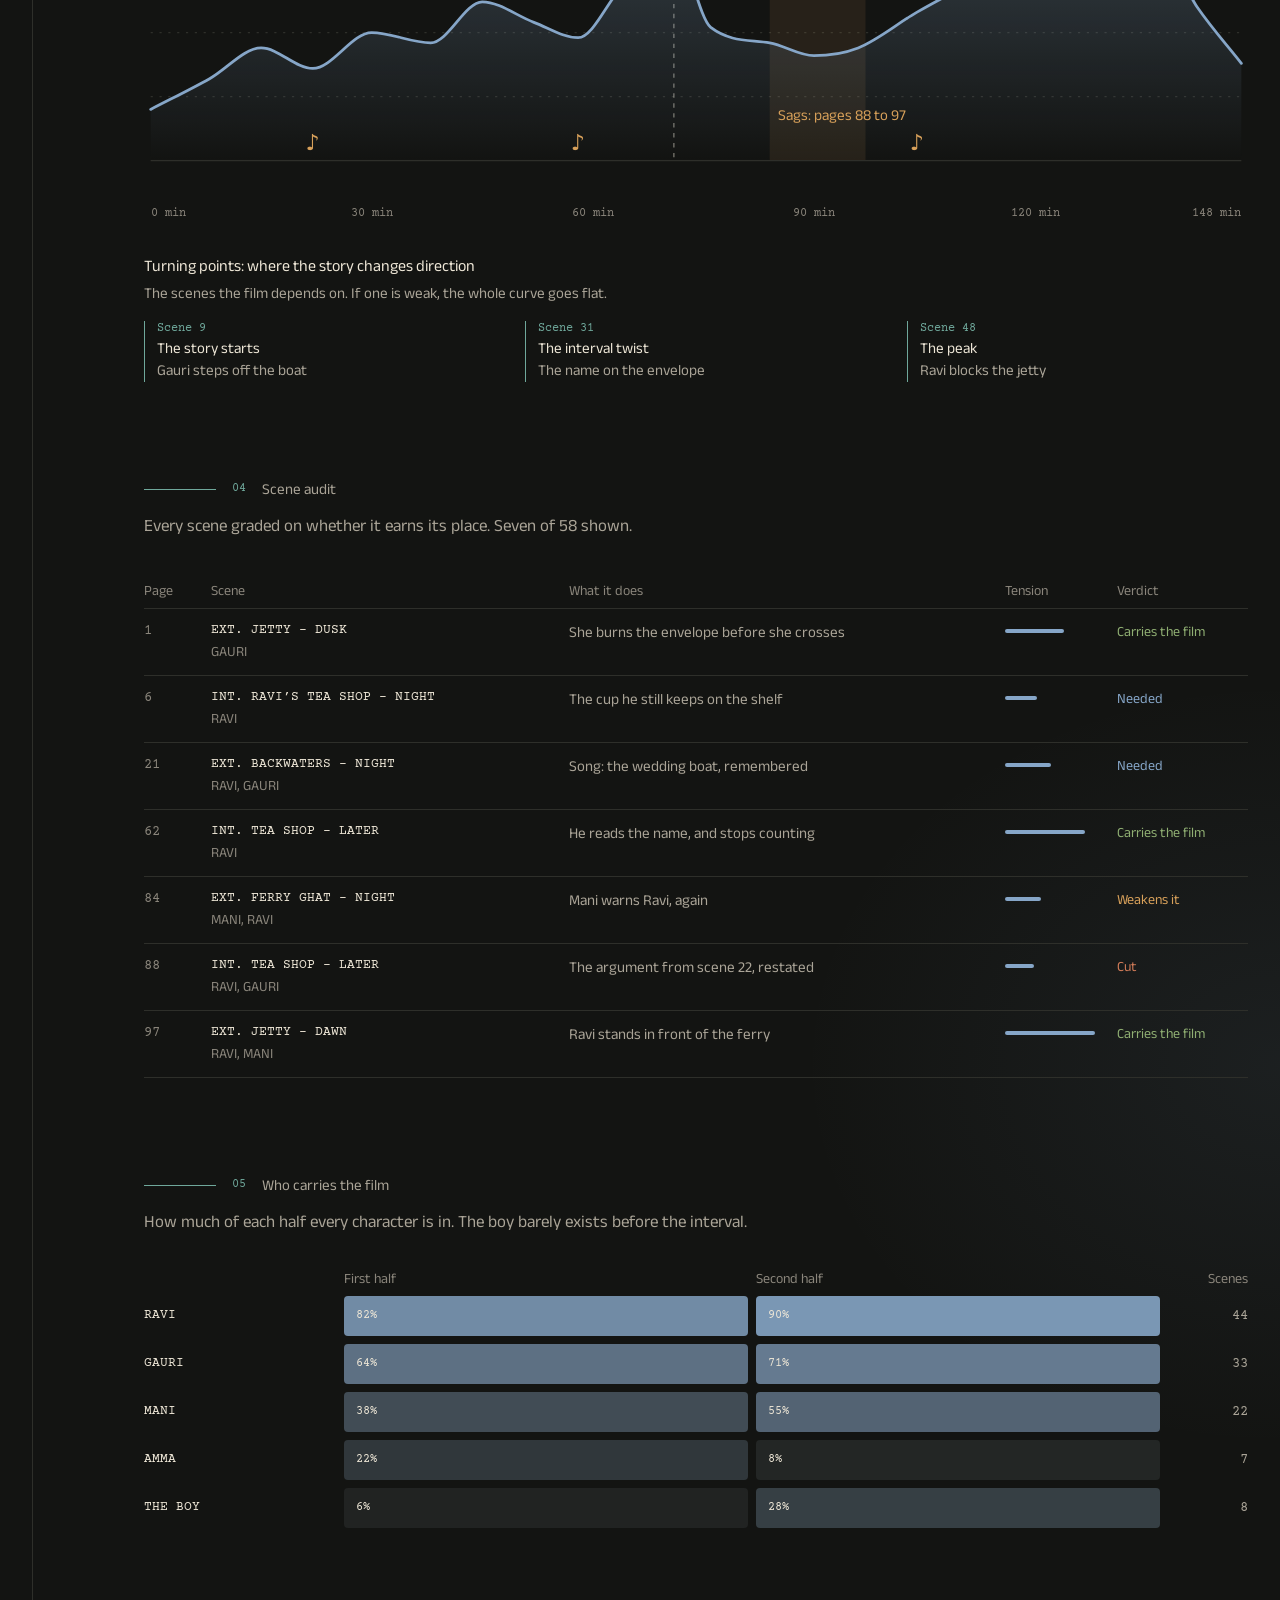
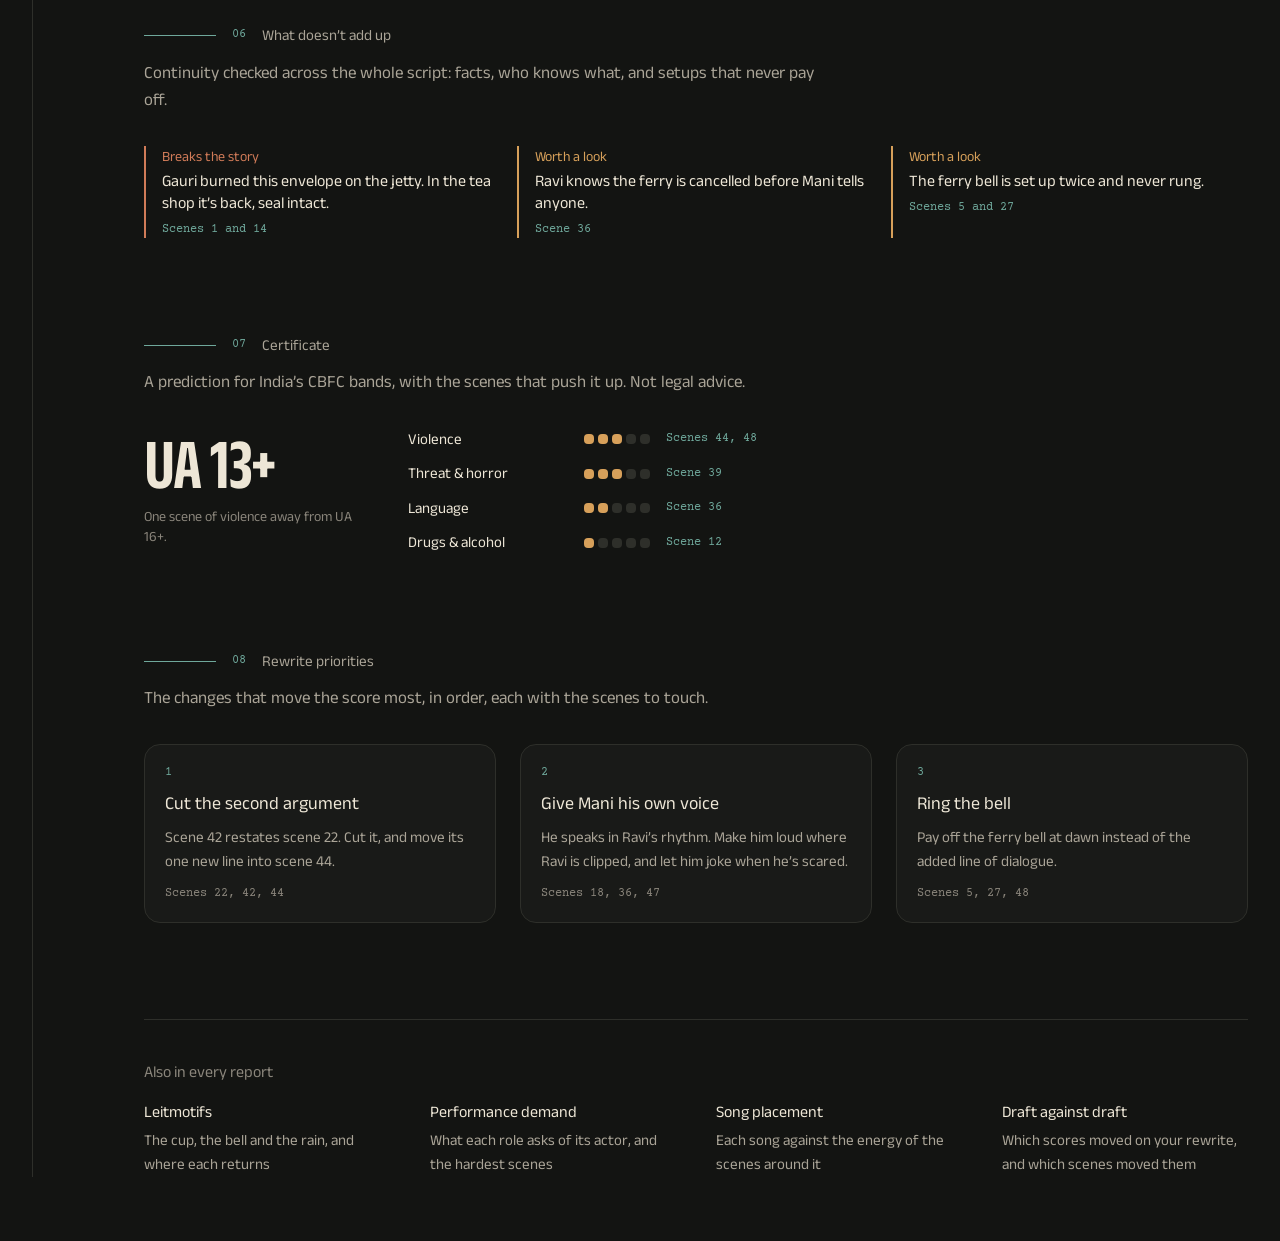
<file: report.html>
<!doctype html>
<html lang="en" class="h-full antialiased">
<head>
  <meta charset="utf-8">
  <meta name="viewport" content="width=device-width, initial-scale=1">
  <title>Script report · Scriptlab360</title>
  <meta name="description" content="Script report">
  <link rel="preconnect" href="https://fonts.googleapis.com">
  <link rel="preconnect" href="https://fonts.gstatic.com" crossorigin>
  <link rel="stylesheet" href="https://fonts.googleapis.com/css2?family=Anek+Latin:wdth,wght@75..125,100..800&amp;family=Courier+Prime:wght@400;700&amp;family=Noto+Sans+Tamil:wght@400;700&amp;family=Noto+Sans+Telugu:wght@400;700&amp;family=Noto+Sans+Malayalam:wght@400;700&amp;family=Noto+Sans+Kannada:wght@400;700&amp;family=Noto+Sans+Devanagari:wght@400;700&amp;family=Noto+Sans+Bengali:wght@400;700&amp;family=Noto+Sans+Gujarati:wght@400;700&amp;family=Noto+Sans+Gurmukhi:wght@400;700&amp;family=Noto+Sans+Oriya:wght@400;700&amp;family=Anek+Malayalam:wdth,wght@75..125,300..700&amp;family=Anek+Tamil:wdth,wght@75..125,300..700&amp;family=Anek+Telugu:wdth,wght@75..125,300..700&amp;family=Anek+Kannada:wdth,wght@75..125,300..700&amp;family=Anek+Devanagari:wdth,wght@75..125,300..700&amp;family=Anek+Bangla:wdth,wght@75..125,300..700&amp;family=Anek+Gujarati:wdth,wght@75..125,300..700&amp;family=Anek+Gurmukhi:wdth,wght@75..125,300..700&amp;family=Anek+Odia:wdth,wght@75..125,300..700&amp;display=swap">
  <link rel="stylesheet" href="static/css/app.css">
  <link rel="stylesheet" href="static/css/custom.css">
</head>
<body class="flex min-h-full flex-col">
<main class="screening min-h-dvh">
  <header class="sr-toolbar border-b border-[var(--sr-line)]">
    <div class="mx-auto flex max-w-7xl flex-wrap items-center gap-4 px-5 py-4 sm:px-8">
      <a href="editor.html" class="text-[var(--sr-muted)] hover:text-[var(--sr-cream)]">Back to the script</a>
      <span class="ml-auto hidden text-sm text-[var(--sr-dim)] md:inline">Analysed 4 Nov 2026, 6:42 pm with claude-sonnet-5</span>
      <button data-print class="rounded-full border border-[var(--sr-line)] px-4 py-1.5 text-sm text-[var(--sr-cream)] hover:border-[var(--sr-cream)]">Print or save as PDF</button>
    </div>
  </header><div class="mx-auto grid max-w-7xl gap-10 px-5 py-16 sm:px-8 lg:grid-cols-[4.5rem_minmax(0,1fr)]"><nav aria-label="Report chapters" class="sr-rail hidden lg:block"><ol class="sticky top-10 space-y-4"><li><a href="#report-verdict" class="group block w-10 text-[var(--sr-dim)] hover:text-[var(--sr-cream)]" title="The verdict"><span class="font-mono text-xs">01</span><span class="mt-1 block h-px w-4 bg-current transition-[width] group-hover:w-8"></span></a></li><li><a href="#report-ledger" class="group block w-10 text-[var(--sr-dim)] hover:text-[var(--sr-cream)]" title="Signal ledger"><span class="font-mono text-xs">02</span><span class="mt-1 block h-px w-4 bg-current transition-[width] group-hover:w-8"></span></a></li><li><a href="#report-curve" class="group block w-10 text-[var(--sr-dim)] hover:text-[var(--sr-cream)]" title="Story curve"><span class="font-mono text-xs">03</span><span class="mt-1 block h-px w-4 bg-current transition-[width] group-hover:w-8"></span></a></li><li><a href="#report-audit" class="group block w-10 text-[var(--sr-dim)] hover:text-[var(--sr-cream)]" title="Scene audit"><span class="font-mono text-xs">04</span><span class="mt-1 block h-px w-4 bg-current transition-[width] group-hover:w-8"></span></a></li><li><a href="#report-presence" class="group block w-10 text-[var(--sr-dim)] hover:text-[var(--sr-cream)]" title="Who carries the film"><span class="font-mono text-xs">05</span><span class="mt-1 block h-px w-4 bg-current transition-[width] group-hover:w-8"></span></a></li><li><a href="#report-holes" class="group block w-10 text-[var(--sr-dim)] hover:text-[var(--sr-cream)]" title="What doesn’t add up"><span class="font-mono text-xs">06</span><span class="mt-1 block h-px w-4 bg-current transition-[width] group-hover:w-8"></span></a></li><li><a href="#report-certificate" class="group block w-10 text-[var(--sr-dim)] hover:text-[var(--sr-cream)]" title="Certificate"><span class="font-mono text-xs">07</span><span class="mt-1 block h-px w-4 bg-current transition-[width] group-hover:w-8"></span></a></li><li><a href="#report-rewrite" class="group block w-10 text-[var(--sr-dim)] hover:text-[var(--sr-cream)]" title="Rewrite priorities"><span class="font-mono text-xs">08</span><span class="mt-1 block h-px w-4 bg-current transition-[width] group-hover:w-8"></span></a></li></ol></nav><div class="min-w-0"><div class="space-y-24"><section id="report-verdict" class="sr-chapter reveal scroll-mt-10"><p class="sr-label"><span class="sr-label-rule" aria-hidden="true"></span><span class="font-mono text-xs text-[var(--sr-teal)]">01</span>The verdict</p><div class="mt-8"><div class="sr-card grid gap-8 p-6 sm:p-8 lg:grid-cols-[minmax(0,15rem)_minmax(0,1fr)]"><div><p class="text-[var(--sr-dim)]">Family thriller in Malayalam, 112 pages</p><p class="sr-display mt-2 text-5xl">Kaattu</p><div class="mt-8 flex items-end gap-4"><span class="sr-display text-8xl leading-[0.8] text-[var(--sr-cream)]">76</span><span class="pb-1 text-lg text-[var(--sr-green)]">Proceed</span></div><p class="mt-2 text-sm text-[var(--sr-dim)]">out of 100, on 17 dimensions</p></div><div class="space-y-5"><p class="text-xl leading-snug text-[var(--sr-cream)]">A taut monsoon thriller whose second half earns its interval twist. Trim the middle and it is ready to pitch.</p><p class="text-[16px] leading-relaxed text-[var(--sr-muted)]">A mid-budget, single-location thriller with a clear commercial hook and a marriage story underneath it. The first half builds dread with real economy; the second sags for ten pages before the ferry sequence pays everything off. Two roles need strong actors, and the rest can be cast from rising talent.</p><dl class="grid gap-4 border-t border-[var(--sr-line)] pt-5 text-[15px] sm:grid-cols-3"><div><dt class="text-[var(--sr-dim)]">Tone</dt><dd class="mt-1 text-[var(--sr-cream)]">Quiet dread that breaks into catharsis</dd></div><div><dt class="text-[var(--sr-dim)]">Performance demand</dt><dd class="mt-1 text-[var(--sr-cream)]">High</dd></div><div><dt class="text-[var(--sr-dim)]">Running time</dt><dd class="mt-1 text-[var(--sr-cream)]">About 148 minutes</dd></div></dl></div></div></div></section><section id="report-ledger" class="sr-chapter reveal scroll-mt-10"><p class="sr-label"><span class="sr-label-rule" aria-hidden="true"></span><span class="font-mono text-xs text-[var(--sr-teal)]">02</span>Signal ledger</p><p class="mt-3 max-w-2xl text-[17px] leading-relaxed text-[var(--sr-muted)]">Each dimension is scored with its reasoning and the scene that proves it. Open a row to see why.</p><div class="mt-8"><ol class="divide-y divide-[var(--sr-line)] border-y border-[var(--sr-line)]"><li><details class="group"><summary class="grid cursor-pointer grid-cols-[minmax(0,11rem)_minmax(0,1fr)_2.5rem] items-center gap-4 py-3 sm:grid-cols-[14rem_minmax(0,1fr)_3rem]"><span class="truncate text-[16px] text-[var(--sr-cream)]">Emotional impact</span><span class="h-1.5 rounded-full"><span class="block h-full rounded-full" style="width:88%;background:var(--sr-green)"></span></span><span class="text-right font-mono text-sm text-[var(--sr-cream)]">88</span></summary><p class="pb-4 text-[15px] text-[var(--sr-muted)] sm:ml-[14rem] sm:pl-4">Gauri’s return lands because we saw what she burned. <span class="font-mono text-xs text-[var(--sr-teal)]">Scene 14, page 38</span></p></details></li><li><details class="group"><summary class="grid cursor-pointer grid-cols-[minmax(0,11rem)_minmax(0,1fr)_2.5rem] items-center gap-4 py-3 sm:grid-cols-[14rem_minmax(0,1fr)_3rem]"><span class="truncate text-[16px] text-[var(--sr-cream)]">Concept strength</span><span class="h-1.5 rounded-full"><span class="block h-full rounded-full" style="width:84%;background:var(--sr-green)"></span></span><span class="text-right font-mono text-sm text-[var(--sr-cream)]">84</span></summary><p class="pb-4 text-[15px] text-[var(--sr-muted)] sm:ml-[14rem] sm:pl-4">One night, one tea shop, one ferry that isn’t coming. <span class="font-mono text-xs text-[var(--sr-teal)]">Scene 1, page 1</span></p></details></li><li><details class="group"><summary class="grid cursor-pointer grid-cols-[minmax(0,11rem)_minmax(0,1fr)_2.5rem] items-center gap-4 py-3 sm:grid-cols-[14rem_minmax(0,1fr)_3rem]"><span class="truncate text-[16px] text-[var(--sr-cream)]">Setups &amp; payoffs</span><span class="h-1.5 rounded-full"><span class="block h-full rounded-full" style="width:81%;background:var(--sr-green)"></span></span><span class="text-right font-mono text-sm text-[var(--sr-cream)]">81</span></summary><p class="pb-4 text-[15px] text-[var(--sr-muted)] sm:ml-[14rem] sm:pl-4">The envelope, the cup and the ferry bell all return. <span class="font-mono text-xs text-[var(--sr-teal)]">Scene 48, page 97</span></p></details></li><li><details class="group"><summary class="grid cursor-pointer grid-cols-[minmax(0,11rem)_minmax(0,1fr)_2.5rem] items-center gap-4 py-3 sm:grid-cols-[14rem_minmax(0,1fr)_3rem]"><span class="truncate text-[16px] text-[var(--sr-cream)]">Structure</span><span class="h-1.5 rounded-full"><span class="block h-full rounded-full" style="width:78%;background:var(--sr-green)"></span></span><span class="text-right font-mono text-sm text-[var(--sr-cream)]">78</span></summary><p class="pb-4 text-[15px] text-[var(--sr-muted)] sm:ml-[14rem] sm:pl-4">The interval turn is the strongest scene of the first half. <span class="font-mono text-xs text-[var(--sr-teal)]">Scene 31, page 62</span></p></details></li><li><details class="group"><summary class="grid cursor-pointer grid-cols-[minmax(0,11rem)_minmax(0,1fr)_2.5rem] items-center gap-4 py-3 sm:grid-cols-[14rem_minmax(0,1fr)_3rem]"><span class="truncate text-[16px] text-[var(--sr-cream)]">Character depth</span><span class="h-1.5 rounded-full"><span class="block h-full rounded-full" style="width:74%;background:var(--sr-green)"></span></span><span class="text-right font-mono text-sm text-[var(--sr-cream)]">74</span></summary><p class="pb-4 text-[15px] text-[var(--sr-muted)] sm:ml-[14rem] sm:pl-4">Ravi’s pride is specific; Mani is still a function. <span class="font-mono text-xs text-[var(--sr-teal)]">Scene 22, page 44</span></p></details></li><li><details class="group"><summary class="grid cursor-pointer grid-cols-[minmax(0,11rem)_minmax(0,1fr)_2.5rem] items-center gap-4 py-3 sm:grid-cols-[14rem_minmax(0,1fr)_3rem]"><span class="truncate text-[16px] text-[var(--sr-cream)]">Market viability</span><span class="h-1.5 rounded-full"><span class="block h-full rounded-full" style="width:72%;background:var(--sr-green)"></span></span><span class="text-right font-mono text-sm text-[var(--sr-cream)]">72</span></summary><p class="pb-4 text-[15px] text-[var(--sr-muted)] sm:ml-[14rem] sm:pl-4">Contained budget, festival-season release shape. <span class="font-mono text-xs text-[var(--sr-teal)]">Scene 1, page 1</span></p></details></li><li><details class="group"><summary class="grid cursor-pointer grid-cols-[minmax(0,11rem)_minmax(0,1fr)_2.5rem] items-center gap-4 py-3 sm:grid-cols-[14rem_minmax(0,1fr)_3rem]"><span class="truncate text-[16px] text-[var(--sr-cream)]">Dialogue cohesion</span><span class="h-1.5 rounded-full"><span class="block h-full rounded-full" style="width:64%;background:var(--sr-amber)"></span></span><span class="text-right font-mono text-sm text-[var(--sr-cream)]">64</span></summary><p class="pb-4 text-[15px] text-[var(--sr-muted)] sm:ml-[14rem] sm:pl-4">Ravi and Mani sound alike in the second half. <span class="font-mono text-xs text-[var(--sr-teal)]">Scene 36, page 71</span></p></details></li><li><details class="group"><summary class="grid cursor-pointer grid-cols-[minmax(0,11rem)_minmax(0,1fr)_2.5rem] items-center gap-4 py-3 sm:grid-cols-[14rem_minmax(0,1fr)_3rem]"><span class="truncate text-[16px] text-[var(--sr-cream)]">Overall pace</span><span class="h-1.5 rounded-full"><span class="block h-full rounded-full" style="width:58%;background:var(--sr-amber)"></span></span><span class="text-right font-mono text-sm text-[var(--sr-cream)]">58</span></summary><p class="pb-4 text-[15px] text-[var(--sr-muted)] sm:ml-[14rem] sm:pl-4">Pages 88 to 97 repeat information the audience has. <span class="font-mono text-xs text-[var(--sr-teal)]">Scene 41, page 88</span></p></details></li><li><details class="group"><summary class="grid cursor-pointer grid-cols-[minmax(0,11rem)_minmax(0,1fr)_2.5rem] items-center gap-4 py-3 sm:grid-cols-[14rem_minmax(0,1fr)_3rem]"><span class="truncate text-[16px] text-[var(--sr-cream)]">Originality</span><span class="h-1.5 rounded-full"><span class="block h-full rounded-full" style="width:55%;background:var(--sr-amber)"></span></span><span class="text-right font-mono text-sm text-[var(--sr-cream)]">55</span></summary><p class="pb-4 text-[15px] text-[var(--sr-muted)] sm:ml-[14rem] sm:pl-4">The return-at-night premise is familiar; the ferry is not. <span class="font-mono text-xs text-[var(--sr-teal)]">Scene 44, page 90</span></p></details></li><li><details class="group"><summary class="grid cursor-pointer grid-cols-[minmax(0,11rem)_minmax(0,1fr)_2.5rem] items-center gap-4 py-3 sm:grid-cols-[14rem_minmax(0,1fr)_3rem]"><span class="truncate text-[16px] text-[var(--sr-cream)]">Cut tension</span><span class="h-1.5 rounded-full"><span class="block h-full rounded-full" style="width:46%;background:var(--sr-ember)"></span></span><span class="text-right font-mono text-sm text-[var(--sr-cream)]">46</span></summary><p class="pb-4 text-[15px] text-[var(--sr-muted)] sm:ml-[14rem] sm:pl-4">Three scenes in a row end on the same beat. <span class="font-mono text-xs text-[var(--sr-teal)]">Scene 39, page 84</span></p></details></li></ol><p class="mt-3 text-sm text-[var(--sr-dim)]">10 of 17 shown.</p></div></section><section id="report-curve" class="sr-chapter reveal scroll-mt-10"><p class="sr-label"><span class="sr-label-rule" aria-hidden="true"></span><span class="font-mono text-xs text-[var(--sr-teal)]">03</span>Story curve</p><p class="mt-3 max-w-2xl text-[17px] leading-relaxed text-[var(--sr-muted)]">Tension across the running time the page will play at, with the songs, the sag, and where the interval belongs.</p><div class="mt-8"><figure><div class="relative"><svg viewBox="0 0 1000 300" class="block w-full overflow-visible" role="img" aria-label="Tension across the running time"><defs><linearGradient id="sr-curve-fill" x1="0" x2="0" y1="0" y2="1"><stop offset="0" stop-color="var(--sr-blue)" stop-opacity="0.28"></stop><stop offset="1" stop-color="var(--sr-blue)" stop-opacity="0"></stop></linearGradient></defs><line x1="6" x2="994" y1="208" y2="208" stroke="var(--sr-line)" stroke-dasharray="2 6"></line><line x1="6" x2="994" y1="150" y2="150" stroke="var(--sr-line)" stroke-dasharray="2 6"></line><line x1="6" x2="994" y1="92" y2="92" stroke="var(--sr-line)" stroke-dasharray="2 6"></line><rect x="566.7567567567568" y="26" width="86.78378378378375" height="240" fill="var(--sr-amber)" opacity="0.1"></rect><line x1="479.97297297297297" x2="479.97297297297297" y1="16" y2="266" stroke="var(--sr-cream)" stroke-opacity="0.55" stroke-dasharray="4 5"></line><path d="M6,219.60000000000002 C23.801801801801805,210.32000000000002 41.6036036036036,201.70285714285714 59.40540540540541,191.76 C74.98198198198199,183.05999999999997 90.55855855855856,163.92 106.13513513513514,163.92 C121.71171171171171,163.92 137.2882882882883,182.48 152.86486486486487,182.48 C170.66666666666669,182.48 188.46846846846847,150 206.2702702702703,150 C224.07207207207207,150 241.87387387387383,159.28 259.6756756756756,159.28 C275.2522522522522,159.28 290.8288288288288,122.16 306.4054054054054,122.16 C321.981981981982,122.16 337.55855855855856,134.92 353.13513513513516,140.72 C366.4864864864865,145.69142857142856 379.8378378378378,154.64 393.18918918918916,154.64 C406.5405405405405,154.64 419.89189189189193,121.2761904761905 433.2432432432433,108.24000000000001 C448.8198198198198,93.03111111111114 464.3963963963964,71.11999999999998 479.97297297297297,71.11999999999998 C491.0990990990991,71.11999999999998 502.22522522522513,136.86577725444093 513.3513513513512,145.36 C531.1531531531531,158.95075639289462 548.9549549549549,156.27039194096741 566.7567567567568,159.28 C580.1081081081081,161.53720604427446 593.4594594594595,170.88000000000002 606.8108108108108,170.88000000000002 C620.1621621621622,170.88000000000002 633.5135135135135,169.14 646.8648648648649,163.92 C664.6666666666667,156.95999999999998 682.4684684684685,141.71428571428572 700.2702702702703,131.44 C715.8468468468469,122.45 731.4234234234234,114.42666666666666 747,105.91999999999999 C762.5765765765766,97.41333333333331 778.1531531531531,90.96888888888887 793.7297297297297,80.39999999999999 C807.081081081081,71.34095238095237 820.4324324324324,47.91999999999999 833.7837837837837,47.91999999999999 C847.1351351351351,47.91999999999999 860.4864864864865,89.68 873.8378378378378,89.68 C887.1891891891892,89.68 900.5405405405406,61.839999999999975 913.891891891892,61.839999999999975 C927.2432432432433,61.839999999999975 940.5945945945946,107.4666666666667 953.9459459459459,126.80000000000001 C967.2972972972973,146.13333333333338 980.6486486486486,160.82666666666668 994,177.84 L994,266 L6,266 Z" fill="url(#sr-curve-fill)"></path><path d="M6,219.60000000000002 C23.801801801801805,210.32000000000002 41.6036036036036,201.70285714285714 59.40540540540541,191.76 C74.98198198198199,183.05999999999997 90.55855855855856,163.92 106.13513513513514,163.92 C121.71171171171171,163.92 137.2882882882883,182.48 152.86486486486487,182.48 C170.66666666666669,182.48 188.46846846846847,150 206.2702702702703,150 C224.07207207207207,150 241.87387387387383,159.28 259.6756756756756,159.28 C275.2522522522522,159.28 290.8288288288288,122.16 306.4054054054054,122.16 C321.981981981982,122.16 337.55855855855856,134.92 353.13513513513516,140.72 C366.4864864864865,145.69142857142856 379.8378378378378,154.64 393.18918918918916,154.64 C406.5405405405405,154.64 419.89189189189193,121.2761904761905 433.2432432432433,108.24000000000001 C448.8198198198198,93.03111111111114 464.3963963963964,71.11999999999998 479.97297297297297,71.11999999999998 C491.0990990990991,71.11999999999998 502.22522522522513,136.86577725444093 513.3513513513512,145.36 C531.1531531531531,158.95075639289462 548.9549549549549,156.27039194096741 566.7567567567568,159.28 C580.1081081081081,161.53720604427446 593.4594594594595,170.88000000000002 606.8108108108108,170.88000000000002 C620.1621621621622,170.88000000000002 633.5135135135135,169.14 646.8648648648649,163.92 C664.6666666666667,156.95999999999998 682.4684684684685,141.71428571428572 700.2702702702703,131.44 C715.8468468468469,122.45 731.4234234234234,114.42666666666666 747,105.91999999999999 C762.5765765765766,97.41333333333331 778.1531531531531,90.96888888888887 793.7297297297297,80.39999999999999 C807.081081081081,71.34095238095237 820.4324324324324,47.91999999999999 833.7837837837837,47.91999999999999 C847.1351351351351,47.91999999999999 860.4864864864865,89.68 873.8378378378378,89.68 C887.1891891891892,89.68 900.5405405405406,61.839999999999975 913.891891891892,61.839999999999975 C927.2432432432433,61.839999999999975 940.5945945945946,107.4666666666667 953.9459459459459,126.80000000000001 C967.2972972972973,146.13333333333338 980.6486486486486,160.82666666666668 994,177.84" fill="none" stroke="var(--sr-blue)" stroke-width="2.5" stroke-linecap="round"></path><circle cx="833.7837837837837" cy="47.91999999999999" r="6" fill="var(--sr-green)" stroke="var(--sr-bg)" stroke-width="3"></circle><line x1="6" x2="994" y1="266" y2="266" stroke="var(--sr-line)"></line><text x="152.86486486486487" y="256" text-anchor="middle" font-size="20" fill="var(--sr-amber)">♪</text><text x="393.18918918918916" y="256" text-anchor="middle" font-size="20" fill="var(--sr-amber)">♪</text><text x="700.2702702702703" y="256" text-anchor="middle" font-size="20" fill="var(--sr-amber)">♪</text></svg><div class="pointer-events-none absolute inset-0 hidden text-[15px] leading-tight sm:block"><span class="absolute -translate-y-full whitespace-nowrap pl-2 text-[var(--sr-cream)]" style="left:47.9972972972973%;top:5.333333333333334%">Interval after scene 31, at 71 min</span><span class="absolute -translate-x-full whitespace-nowrap pr-3 text-[var(--sr-green)] pt-2" style="left:83.37837837837837%;top:15.97333333333333%">Peak: scene 48</span><span class="absolute whitespace-nowrap pl-2 text-[var(--sr-amber)]" style="left:56.67567567567568%;top:67.33333333333333%">Sags: pages 88 to 97</span></div><div class="relative mt-2 h-4 font-mono text-xs text-[var(--sr-dim)]"><span class="absolute whitespace-nowrap " style="left:0.6%">0 min</span><span class="absolute whitespace-nowrap -translate-x-1/2" style="left:20.62702702702703%">30 min</span><span class="absolute whitespace-nowrap -translate-x-1/2" style="left:40.65405405405406%">60 min</span><span class="absolute whitespace-nowrap -translate-x-1/2" style="left:60.681081081081075%">90 min</span><span class="absolute whitespace-nowrap -translate-x-1/2" style="left:80.7081081081081%">120 min</span><span class="absolute whitespace-nowrap -translate-x-full" style="left:99.4%">148 min</span></div></div></figure><p class="mt-8 text-[var(--sr-cream)]">Turning points: where the story changes direction</p><p class="mt-1 max-w-2xl text-[15px] text-[var(--sr-muted)]">The scenes the film depends on. If one is weak, the whole curve goes flat.</p><div class="mt-4 grid gap-x-10 gap-y-3 text-[15px] sm:grid-cols-3"><p class="border-l border-[var(--sr-teal)] pl-3 text-[var(--sr-muted)]"><span class="block font-mono text-xs text-[var(--sr-teal)]">Scene 9</span><span class="block text-[var(--sr-cream)]">The story starts</span>Gauri steps off the boat</p><p class="border-l border-[var(--sr-teal)] pl-3 text-[var(--sr-muted)]"><span class="block font-mono text-xs text-[var(--sr-teal)]">Scene 31</span><span class="block text-[var(--sr-cream)]">The interval twist</span>The name on the envelope</p><p class="border-l border-[var(--sr-teal)] pl-3 text-[var(--sr-muted)]"><span class="block font-mono text-xs text-[var(--sr-teal)]">Scene 48</span><span class="block text-[var(--sr-cream)]">The peak</span>Ravi blocks the jetty</p></div></div></section><section id="report-audit" class="sr-chapter reveal scroll-mt-10"><p class="sr-label"><span class="sr-label-rule" aria-hidden="true"></span><span class="font-mono text-xs text-[var(--sr-teal)]">04</span>Scene audit</p><p class="mt-3 max-w-2xl text-[17px] leading-relaxed text-[var(--sr-muted)]">Every scene graded on whether it earns its place. Seven of 58 shown.</p><div class="mt-8"><ul class="divide-y divide-[var(--sr-line)] border-y border-[var(--sr-line)] sm:hidden"><li class="py-3"><p class="flex items-baseline justify-between gap-3"><span class="font-mono text-[13px] text-[var(--sr-cream)]">EXT. JETTY - DUSK</span><span class="shrink-0 font-mono text-xs text-[var(--sr-dim)]">p1</span></p><p class="mt-1 text-[15px] text-[var(--sr-muted)]">She burns the envelope before she crosses</p><p class="mt-2 flex items-center gap-3 text-sm"><span class="h-1 w-20 rounded-full"><span class="block h-full rounded-full bg-[var(--sr-blue)]" style="width:62%"></span></span><span style="color:var(--sr-green)">Carries the film</span></p></li><li class="py-3"><p class="flex items-baseline justify-between gap-3"><span class="font-mono text-[13px] text-[var(--sr-cream)]">INT. RAVI’S TEA SHOP - NIGHT</span><span class="shrink-0 font-mono text-xs text-[var(--sr-dim)]">p6</span></p><p class="mt-1 text-[15px] text-[var(--sr-muted)]">The cup he still keeps on the shelf</p><p class="mt-2 flex items-center gap-3 text-sm"><span class="h-1 w-20 rounded-full"><span class="block h-full rounded-full bg-[var(--sr-blue)]" style="width:34%"></span></span><span style="color:var(--sr-blue)">Needed</span></p></li><li class="py-3"><p class="flex items-baseline justify-between gap-3"><span class="font-mono text-[13px] text-[var(--sr-cream)]">EXT. BACKWATERS - NIGHT</span><span class="shrink-0 font-mono text-xs text-[var(--sr-dim)]">p21</span></p><p class="mt-1 text-[15px] text-[var(--sr-muted)]">Song: the wedding boat, remembered</p><p class="mt-2 flex items-center gap-3 text-sm"><span class="h-1 w-20 rounded-full"><span class="block h-full rounded-full bg-[var(--sr-blue)]" style="width:48%"></span></span><span style="color:var(--sr-blue)">Needed</span></p></li><li class="py-3"><p class="flex items-baseline justify-between gap-3"><span class="font-mono text-[13px] text-[var(--sr-cream)]">INT. TEA SHOP - LATER</span><span class="shrink-0 font-mono text-xs text-[var(--sr-dim)]">p62</span></p><p class="mt-1 text-[15px] text-[var(--sr-muted)]">He reads the name, and stops counting</p><p class="mt-2 flex items-center gap-3 text-sm"><span class="h-1 w-20 rounded-full"><span class="block h-full rounded-full bg-[var(--sr-blue)]" style="width:84%"></span></span><span style="color:var(--sr-green)">Carries the film</span></p></li><li class="py-3"><p class="flex items-baseline justify-between gap-3"><span class="font-mono text-[13px] text-[var(--sr-cream)]">EXT. FERRY GHAT - NIGHT</span><span class="shrink-0 font-mono text-xs text-[var(--sr-dim)]">p84</span></p><p class="mt-1 text-[15px] text-[var(--sr-muted)]">Mani warns Ravi, again</p><p class="mt-2 flex items-center gap-3 text-sm"><span class="h-1 w-20 rounded-full"><span class="block h-full rounded-full bg-[var(--sr-blue)]" style="width:38%"></span></span><span style="color:var(--sr-amber)">Weakens it</span></p></li><li class="py-3"><p class="flex items-baseline justify-between gap-3"><span class="font-mono text-[13px] text-[var(--sr-cream)]">INT. TEA SHOP - LATER</span><span class="shrink-0 font-mono text-xs text-[var(--sr-dim)]">p88</span></p><p class="mt-1 text-[15px] text-[var(--sr-muted)]">The argument from scene 22, restated</p><p class="mt-2 flex items-center gap-3 text-sm"><span class="h-1 w-20 rounded-full"><span class="block h-full rounded-full bg-[var(--sr-blue)]" style="width:30%"></span></span><span style="color:var(--sr-ember)">Cut</span></p></li><li class="py-3"><p class="flex items-baseline justify-between gap-3"><span class="font-mono text-[13px] text-[var(--sr-cream)]">EXT. JETTY - DAWN</span><span class="shrink-0 font-mono text-xs text-[var(--sr-dim)]">p97</span></p><p class="mt-1 text-[15px] text-[var(--sr-muted)]">Ravi stands in front of the ferry</p><p class="mt-2 flex items-center gap-3 text-sm"><span class="h-1 w-20 rounded-full"><span class="block h-full rounded-full bg-[var(--sr-blue)]" style="width:94%"></span></span><span style="color:var(--sr-green)">Carries the film</span></p></li></ul><div class="hidden overflow-x-auto sm:block"><table class="w-full min-w-[40rem] border-collapse text-left text-[15px]"><thead><tr class="border-b border-[var(--sr-line)] text-sm text-[var(--sr-dim)]"><th class="py-2 pr-4 font-normal">Page</th><th class="py-2 pr-4 font-normal">Scene</th><th class="py-2 pr-4 font-normal">What it does</th><th class="w-28 py-2 pr-4 font-normal">Tension</th><th class="py-2 font-normal">Verdict</th></tr></thead><tbody><tr class="border-b border-[var(--sr-line)] align-top"><td class="py-3 pr-4 font-mono text-sm text-[var(--sr-dim)]">1</td><td class="py-3 pr-4"><span class="block font-mono text-[13px] text-[var(--sr-cream)]">EXT. JETTY - DUSK</span><span class="text-sm text-[var(--sr-dim)]">GAURI</span></td><td class="py-3 pr-4 text-[var(--sr-muted)]">She burns the envelope before she crosses</td><td class="py-3 pr-4"><span class="mt-2 block h-1 rounded-full"><span class="block h-full rounded-full bg-[var(--sr-blue)]" style="width:62%"></span></span></td><td class="py-3 text-sm" style="color:var(--sr-green)">Carries the film</td></tr><tr class="border-b border-[var(--sr-line)] align-top"><td class="py-3 pr-4 font-mono text-sm text-[var(--sr-dim)]">6</td><td class="py-3 pr-4"><span class="block font-mono text-[13px] text-[var(--sr-cream)]">INT. RAVI’S TEA SHOP - NIGHT</span><span class="text-sm text-[var(--sr-dim)]">RAVI</span></td><td class="py-3 pr-4 text-[var(--sr-muted)]">The cup he still keeps on the shelf</td><td class="py-3 pr-4"><span class="mt-2 block h-1 rounded-full"><span class="block h-full rounded-full bg-[var(--sr-blue)]" style="width:34%"></span></span></td><td class="py-3 text-sm" style="color:var(--sr-blue)">Needed</td></tr><tr class="border-b border-[var(--sr-line)] align-top"><td class="py-3 pr-4 font-mono text-sm text-[var(--sr-dim)]">21</td><td class="py-3 pr-4"><span class="block font-mono text-[13px] text-[var(--sr-cream)]">EXT. BACKWATERS - NIGHT</span><span class="text-sm text-[var(--sr-dim)]">RAVI, GAURI</span></td><td class="py-3 pr-4 text-[var(--sr-muted)]">Song: the wedding boat, remembered</td><td class="py-3 pr-4"><span class="mt-2 block h-1 rounded-full"><span class="block h-full rounded-full bg-[var(--sr-blue)]" style="width:48%"></span></span></td><td class="py-3 text-sm" style="color:var(--sr-blue)">Needed</td></tr><tr class="border-b border-[var(--sr-line)] align-top"><td class="py-3 pr-4 font-mono text-sm text-[var(--sr-dim)]">62</td><td class="py-3 pr-4"><span class="block font-mono text-[13px] text-[var(--sr-cream)]">INT. TEA SHOP - LATER</span><span class="text-sm text-[var(--sr-dim)]">RAVI</span></td><td class="py-3 pr-4 text-[var(--sr-muted)]">He reads the name, and stops counting</td><td class="py-3 pr-4"><span class="mt-2 block h-1 rounded-full"><span class="block h-full rounded-full bg-[var(--sr-blue)]" style="width:84%"></span></span></td><td class="py-3 text-sm" style="color:var(--sr-green)">Carries the film</td></tr><tr class="border-b border-[var(--sr-line)] align-top"><td class="py-3 pr-4 font-mono text-sm text-[var(--sr-dim)]">84</td><td class="py-3 pr-4"><span class="block font-mono text-[13px] text-[var(--sr-cream)]">EXT. FERRY GHAT - NIGHT</span><span class="text-sm text-[var(--sr-dim)]">MANI, RAVI</span></td><td class="py-3 pr-4 text-[var(--sr-muted)]">Mani warns Ravi, again</td><td class="py-3 pr-4"><span class="mt-2 block h-1 rounded-full"><span class="block h-full rounded-full bg-[var(--sr-blue)]" style="width:38%"></span></span></td><td class="py-3 text-sm" style="color:var(--sr-amber)">Weakens it</td></tr><tr class="border-b border-[var(--sr-line)] align-top"><td class="py-3 pr-4 font-mono text-sm text-[var(--sr-dim)]">88</td><td class="py-3 pr-4"><span class="block font-mono text-[13px] text-[var(--sr-cream)]">INT. TEA SHOP - LATER</span><span class="text-sm text-[var(--sr-dim)]">RAVI, GAURI</span></td><td class="py-3 pr-4 text-[var(--sr-muted)]">The argument from scene 22, restated</td><td class="py-3 pr-4"><span class="mt-2 block h-1 rounded-full"><span class="block h-full rounded-full bg-[var(--sr-blue)]" style="width:30%"></span></span></td><td class="py-3 text-sm" style="color:var(--sr-ember)">Cut</td></tr><tr class="border-b border-[var(--sr-line)] align-top"><td class="py-3 pr-4 font-mono text-sm text-[var(--sr-dim)]">97</td><td class="py-3 pr-4"><span class="block font-mono text-[13px] text-[var(--sr-cream)]">EXT. JETTY - DAWN</span><span class="text-sm text-[var(--sr-dim)]">RAVI, MANI</span></td><td class="py-3 pr-4 text-[var(--sr-muted)]">Ravi stands in front of the ferry</td><td class="py-3 pr-4"><span class="mt-2 block h-1 rounded-full"><span class="block h-full rounded-full bg-[var(--sr-blue)]" style="width:94%"></span></span></td><td class="py-3 text-sm" style="color:var(--sr-green)">Carries the film</td></tr></tbody></table></div></div></section><section id="report-presence" class="sr-chapter reveal scroll-mt-10"><p class="sr-label"><span class="sr-label-rule" aria-hidden="true"></span><span class="font-mono text-xs text-[var(--sr-teal)]">05</span>Who carries the film</p><p class="mt-3 max-w-2xl text-[17px] leading-relaxed text-[var(--sr-muted)]">How much of each half every character is in. The boy barely exists before the interval.</p><div class="mt-8"><div class="grid grid-cols-[minmax(0,9rem)_1fr_1fr_4rem] gap-x-2 gap-y-2 text-[15px] sm:grid-cols-[12rem_1fr_1fr_5rem]"><span></span><span class="text-sm text-[var(--sr-dim)]">First half</span><span class="text-sm text-[var(--sr-dim)]">Second half</span><span class="text-right text-sm text-[var(--sr-dim)]">Scenes</span><div class="contents"><span class="self-center font-mono text-[13px] text-[var(--sr-cream)]">RAVI</span><span class="flex h-10 items-center rounded px-3 font-mono text-xs text-[var(--sr-cream)]" style="background:color-mix(in oklab, var(--sr-blue) 82%, var(--sr-bg-2))">82%</span><span class="flex h-10 items-center rounded px-3 font-mono text-xs text-[var(--sr-cream)]" style="background:color-mix(in oklab, var(--sr-blue) 90%, var(--sr-bg-2))">90%</span><span class="self-center text-right font-mono text-sm text-[var(--sr-muted)]">44</span></div><div class="contents"><span class="self-center font-mono text-[13px] text-[var(--sr-cream)]">GAURI</span><span class="flex h-10 items-center rounded px-3 font-mono text-xs text-[var(--sr-cream)]" style="background:color-mix(in oklab, var(--sr-blue) 64%, var(--sr-bg-2))">64%</span><span class="flex h-10 items-center rounded px-3 font-mono text-xs text-[var(--sr-cream)]" style="background:color-mix(in oklab, var(--sr-blue) 71%, var(--sr-bg-2))">71%</span><span class="self-center text-right font-mono text-sm text-[var(--sr-muted)]">33</span></div><div class="contents"><span class="self-center font-mono text-[13px] text-[var(--sr-cream)]">MANI</span><span class="flex h-10 items-center rounded px-3 font-mono text-xs text-[var(--sr-cream)]" style="background:color-mix(in oklab, var(--sr-blue) 38%, var(--sr-bg-2))">38%</span><span class="flex h-10 items-center rounded px-3 font-mono text-xs text-[var(--sr-cream)]" style="background:color-mix(in oklab, var(--sr-blue) 55%, var(--sr-bg-2))">55%</span><span class="self-center text-right font-mono text-sm text-[var(--sr-muted)]">22</span></div><div class="contents"><span class="self-center font-mono text-[13px] text-[var(--sr-cream)]">AMMA</span><span class="flex h-10 items-center rounded px-3 font-mono text-xs text-[var(--sr-cream)]" style="background:color-mix(in oklab, var(--sr-blue) 22%, var(--sr-bg-2))">22%</span><span class="flex h-10 items-center rounded px-3 font-mono text-xs text-[var(--sr-cream)]" style="background:color-mix(in oklab, var(--sr-blue) 8%, var(--sr-bg-2))">8%</span><span class="self-center text-right font-mono text-sm text-[var(--sr-muted)]">7</span></div><div class="contents"><span class="self-center font-mono text-[13px] text-[var(--sr-cream)]">THE BOY</span><span class="flex h-10 items-center rounded px-3 font-mono text-xs text-[var(--sr-cream)]" style="background:color-mix(in oklab, var(--sr-blue) 6%, var(--sr-bg-2))">6%</span><span class="flex h-10 items-center rounded px-3 font-mono text-xs text-[var(--sr-cream)]" style="background:color-mix(in oklab, var(--sr-blue) 28%, var(--sr-bg-2))">28%</span><span class="self-center text-right font-mono text-sm text-[var(--sr-muted)]">8</span></div></div></div></section><section id="report-holes" class="sr-chapter reveal scroll-mt-10"><p class="sr-label"><span class="sr-label-rule" aria-hidden="true"></span><span class="font-mono text-xs text-[var(--sr-teal)]">06</span>What doesn’t add up</p><p class="mt-3 max-w-2xl text-[17px] leading-relaxed text-[var(--sr-muted)]">Continuity checked across the whole script: facts, who knows what, and setups that never pay off.</p><div class="mt-8"><ul class="grid gap-4 md:grid-cols-3"><li class="border-l-2 pl-4" style="border-color:var(--sr-ember)"><p class="text-sm" style="color:var(--sr-ember)">Breaks the story</p><p class="mt-1 text-[16px] leading-snug text-[var(--sr-cream)]">Gauri burned this envelope on the jetty. In the tea shop it’s back, seal intact.</p><p class="mt-2 font-mono text-xs text-[var(--sr-teal)]">Scenes 1 and 14</p></li><li class="border-l-2 pl-4" style="border-color:var(--sr-amber)"><p class="text-sm" style="color:var(--sr-amber)">Worth a look</p><p class="mt-1 text-[16px] leading-snug text-[var(--sr-cream)]">Ravi knows the ferry is cancelled before Mani tells anyone.</p><p class="mt-2 font-mono text-xs text-[var(--sr-teal)]">Scene 36</p></li><li class="border-l-2 pl-4" style="border-color:var(--sr-amber)"><p class="text-sm" style="color:var(--sr-amber)">Worth a look</p><p class="mt-1 text-[16px] leading-snug text-[var(--sr-cream)]">The ferry bell is set up twice and never rung.</p><p class="mt-2 font-mono text-xs text-[var(--sr-teal)]">Scenes 5 and 27</p></li></ul></div></section><section id="report-certificate" class="sr-chapter reveal scroll-mt-10"><p class="sr-label"><span class="sr-label-rule" aria-hidden="true"></span><span class="font-mono text-xs text-[var(--sr-teal)]">07</span>Certificate</p><p class="mt-3 max-w-2xl text-[17px] leading-relaxed text-[var(--sr-muted)]">A prediction for India’s CBFC bands, with the scenes that push it up. Not legal advice.</p><div class="mt-8"><div class="grid gap-10 md:grid-cols-[minmax(0,14rem)_minmax(0,1fr)]"><div><p class="sr-display text-7xl text-[var(--sr-cream)]">UA 13+</p><p class="mt-2 text-sm text-[var(--sr-dim)]">One scene of violence away from UA 16+.</p></div><ul class="space-y-3"><li class="grid grid-cols-[minmax(0,10rem)_auto_1fr] items-center gap-4 text-[15px]"><span class="text-[var(--sr-cream)]">Violence</span><span class="flex gap-1" aria-label="3 of 5"><span class="h-2.5 w-2.5 rounded-sm" style="background:var(--sr-amber)"></span><span class="h-2.5 w-2.5 rounded-sm" style="background:var(--sr-amber)"></span><span class="h-2.5 w-2.5 rounded-sm" style="background:var(--sr-amber)"></span><span class="h-2.5 w-2.5 rounded-sm" style="background:var(--sr-line)"></span><span class="h-2.5 w-2.5 rounded-sm" style="background:var(--sr-line)"></span></span><span class="font-mono text-xs text-[var(--sr-teal)]">Scenes 44, 48</span></li><li class="grid grid-cols-[minmax(0,10rem)_auto_1fr] items-center gap-4 text-[15px]"><span class="text-[var(--sr-cream)]">Threat &amp; horror</span><span class="flex gap-1" aria-label="3 of 5"><span class="h-2.5 w-2.5 rounded-sm" style="background:var(--sr-amber)"></span><span class="h-2.5 w-2.5 rounded-sm" style="background:var(--sr-amber)"></span><span class="h-2.5 w-2.5 rounded-sm" style="background:var(--sr-amber)"></span><span class="h-2.5 w-2.5 rounded-sm" style="background:var(--sr-line)"></span><span class="h-2.5 w-2.5 rounded-sm" style="background:var(--sr-line)"></span></span><span class="font-mono text-xs text-[var(--sr-teal)]">Scene 39</span></li><li class="grid grid-cols-[minmax(0,10rem)_auto_1fr] items-center gap-4 text-[15px]"><span class="text-[var(--sr-cream)]">Language</span><span class="flex gap-1" aria-label="2 of 5"><span class="h-2.5 w-2.5 rounded-sm" style="background:var(--sr-amber)"></span><span class="h-2.5 w-2.5 rounded-sm" style="background:var(--sr-amber)"></span><span class="h-2.5 w-2.5 rounded-sm" style="background:var(--sr-line)"></span><span class="h-2.5 w-2.5 rounded-sm" style="background:var(--sr-line)"></span><span class="h-2.5 w-2.5 rounded-sm" style="background:var(--sr-line)"></span></span><span class="font-mono text-xs text-[var(--sr-teal)]">Scene 36</span></li><li class="grid grid-cols-[minmax(0,10rem)_auto_1fr] items-center gap-4 text-[15px]"><span class="text-[var(--sr-cream)]">Drugs &amp; alcohol</span><span class="flex gap-1" aria-label="1 of 5"><span class="h-2.5 w-2.5 rounded-sm" style="background:var(--sr-amber)"></span><span class="h-2.5 w-2.5 rounded-sm" style="background:var(--sr-line)"></span><span class="h-2.5 w-2.5 rounded-sm" style="background:var(--sr-line)"></span><span class="h-2.5 w-2.5 rounded-sm" style="background:var(--sr-line)"></span><span class="h-2.5 w-2.5 rounded-sm" style="background:var(--sr-line)"></span></span><span class="font-mono text-xs text-[var(--sr-teal)]">Scene 12</span></li></ul></div></div></section><section id="report-rewrite" class="sr-chapter reveal scroll-mt-10"><p class="sr-label"><span class="sr-label-rule" aria-hidden="true"></span><span class="font-mono text-xs text-[var(--sr-teal)]">08</span>Rewrite priorities</p><p class="mt-3 max-w-2xl text-[17px] leading-relaxed text-[var(--sr-muted)]">The changes that move the score most, in order, each with the scenes to touch.</p><div class="mt-8"><ol class="grid gap-6 md:grid-cols-3"><li class="sr-card p-5"><p class="font-mono text-xs text-[var(--sr-teal)]">1</p><p class="mt-2 text-lg text-[var(--sr-cream)]">Cut the second argument</p><p class="mt-2 text-[15px] leading-relaxed text-[var(--sr-muted)]">Scene 42 restates scene 22. Cut it, and move its one new line into scene 44.</p><p class="mt-3 font-mono text-xs text-[var(--sr-dim)]">Scenes 22, 42, 44</p></li><li class="sr-card p-5"><p class="font-mono text-xs text-[var(--sr-teal)]">2</p><p class="mt-2 text-lg text-[var(--sr-cream)]">Give Mani his own voice</p><p class="mt-2 text-[15px] leading-relaxed text-[var(--sr-muted)]">He speaks in Ravi’s rhythm. Make him loud where Ravi is clipped, and let him joke when he’s scared.</p><p class="mt-3 font-mono text-xs text-[var(--sr-dim)]">Scenes 18, 36, 47</p></li><li class="sr-card p-5"><p class="font-mono text-xs text-[var(--sr-teal)]">3</p><p class="mt-2 text-lg text-[var(--sr-cream)]">Ring the bell</p><p class="mt-2 text-[15px] leading-relaxed text-[var(--sr-muted)]">Pay off the ferry bell at dawn instead of the added line of dialogue.</p><p class="mt-3 font-mono text-xs text-[var(--sr-dim)]">Scenes 5, 27, 48</p></li></ol></div></section></div><div class="mt-24 border-t border-[var(--sr-line)] pt-10"><p class="text-[var(--sr-dim)]">Also in every report</p><dl class="mt-4 grid gap-x-10 gap-y-5 sm:grid-cols-2 lg:grid-cols-4"><div><dt class="text-[var(--sr-cream)]">Leitmotifs</dt><dd class="mt-1 text-[15px] leading-relaxed text-[var(--sr-muted)]">The cup, the bell and the rain, and where each returns</dd></div><div><dt class="text-[var(--sr-cream)]">Performance demand</dt><dd class="mt-1 text-[15px] leading-relaxed text-[var(--sr-muted)]">What each role asks of its actor, and the hardest scenes</dd></div><div><dt class="text-[var(--sr-cream)]">Song placement</dt><dd class="mt-1 text-[15px] leading-relaxed text-[var(--sr-muted)]">Each song against the energy of the scenes around it</dd></div><div><dt class="text-[var(--sr-cream)]">Draft against draft</dt><dd class="mt-1 text-[15px] leading-relaxed text-[var(--sr-muted)]">Which scores moved on your rewrite, and which scenes moved them</dd></div></dl></div></div></div></main>
<script src="static/js/app.js"></script>
</body>
</html>
</file>
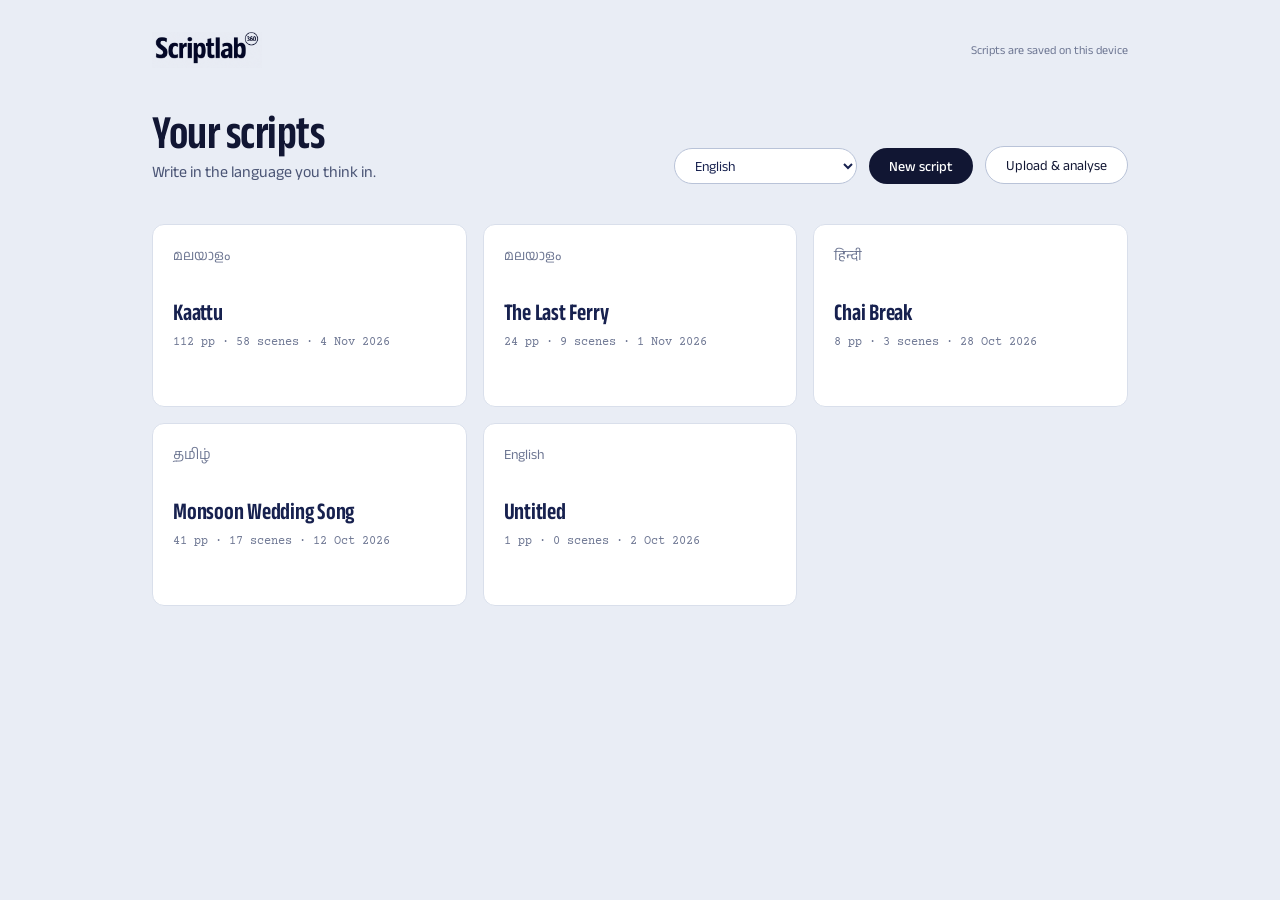
<file: scripts.html>
<!doctype html>
<html lang="en" class="h-full antialiased">
<head>
  <meta charset="utf-8">
  <meta name="viewport" content="width=device-width, initial-scale=1">
  <title>Your scripts · Scriptlab360</title>
  <meta name="description" content="Your scripts">
  <link rel="preconnect" href="https://fonts.googleapis.com">
  <link rel="preconnect" href="https://fonts.gstatic.com" crossorigin>
  <link rel="stylesheet" href="https://fonts.googleapis.com/css2?family=Anek+Latin:wdth,wght@75..125,100..800&amp;family=Courier+Prime:wght@400;700&amp;family=Noto+Sans+Tamil:wght@400;700&amp;family=Noto+Sans+Telugu:wght@400;700&amp;family=Noto+Sans+Malayalam:wght@400;700&amp;family=Noto+Sans+Kannada:wght@400;700&amp;family=Noto+Sans+Devanagari:wght@400;700&amp;family=Noto+Sans+Bengali:wght@400;700&amp;family=Noto+Sans+Gujarati:wght@400;700&amp;family=Noto+Sans+Gurmukhi:wght@400;700&amp;family=Noto+Sans+Oriya:wght@400;700&amp;family=Anek+Malayalam:wdth,wght@75..125,300..700&amp;family=Anek+Tamil:wdth,wght@75..125,300..700&amp;family=Anek+Telugu:wdth,wght@75..125,300..700&amp;family=Anek+Kannada:wdth,wght@75..125,300..700&amp;family=Anek+Devanagari:wdth,wght@75..125,300..700&amp;family=Anek+Bangla:wdth,wght@75..125,300..700&amp;family=Anek+Gujarati:wdth,wght@75..125,300..700&amp;family=Anek+Gurmukhi:wdth,wght@75..125,300..700&amp;family=Anek+Odia:wdth,wght@75..125,300..700&amp;display=swap">
  <link rel="stylesheet" href="static/css/app.css">
  <link rel="stylesheet" href="static/css/custom.css">
</head>
<body class="flex min-h-full flex-col">
<div class="mx-auto w-full max-w-5xl px-4 py-8 sm:px-6">
  <header class="mb-10 flex items-center justify-between">
    <a href="index.html" class="inline-flex items-center" aria-label="Scriptlab360 home"><img src="static/images/logo.png" alt="Scriptlab360" class="h-9 w-auto mix-blend-multiply"></a>
    <span class="text-xs text-dim">Scripts are saved on this device</span>
  </header>

  <div class="mb-10 flex flex-wrap items-end gap-3">
    <div class="mr-auto">
      <h1 class="font-display text-5xl text-ink">Your scripts</h1>
      <p class="mt-1 text-muted">Write in the language you think in.</p>
    </div>
    <select class="rounded-full border border-line-2 bg-panel px-4 py-2 text-sm" aria-label="Language for the new script"><option value="en" selected>English</option><option value="ta">தமிழ் · Tamil</option><option value="te">తెలుగు · Telugu</option><option value="ml">മലയാളം · Malayalam</option><option value="kn">ಕನ್ನಡ · Kannada</option><option value="hi">हिन्दी · Hindi</option><option value="bn">বাংলা · Bengali</option><option value="gu">ગુજરાતી · Gujarati</option><option value="pa">ਪੰਜਾਬੀ · Punjabi</option><option value="or">ଓଡ଼ିଆ · Odia</option></select>
    <a href="editor.html" class="rounded-full bg-ink px-5 py-2 text-sm font-medium text-paper hover:bg-accent">New script</a>
    <button data-upload-btn class="rounded-full border border-line-2 bg-panel px-5 py-2 text-sm text-ink hover:border-ink">Upload &amp; analyse</button>
    <input data-upload type="file" accept=".fdx,.fountain,.txt,.pdf,.spmd" class="hidden">
  </div>

  <!-- Show the empty state by opening scripts.html?empty -->
  <ul data-script-grid class="grid gap-4 sm:grid-cols-2 lg:grid-cols-3">
      <li data-title="Kaattu" class="group relative rounded-xl border border-line bg-panel p-5 transition hover:border-line-2">
        <a href="editor.html" class="absolute inset-0" aria-label="Open Kaattu"></a>
        <div class="mb-8 text-sm text-dim">മലയാളം</div>
        <h2 class="font-display text-2xl leading-tight">Kaattu</h2>
        <p class="mt-2 font-mono text-xs text-dim">112 pp · 58 scenes · 4 Nov 2026</p>
        <button data-delete class="relative z-10 mt-4 text-xs text-dim opacity-0 transition hover:text-bad group-hover:opacity-100 focus:opacity-100">Delete</button>
      </li>
      <li data-title="The Last Ferry" class="group relative rounded-xl border border-line bg-panel p-5 transition hover:border-line-2">
        <a href="editor.html" class="absolute inset-0" aria-label="Open The Last Ferry"></a>
        <div class="mb-8 text-sm text-dim">മലയാളം</div>
        <h2 class="font-display text-2xl leading-tight">The Last Ferry</h2>
        <p class="mt-2 font-mono text-xs text-dim">24 pp · 9 scenes · 1 Nov 2026</p>
        <button data-delete class="relative z-10 mt-4 text-xs text-dim opacity-0 transition hover:text-bad group-hover:opacity-100 focus:opacity-100">Delete</button>
      </li>
      <li data-title="Chai Break" class="group relative rounded-xl border border-line bg-panel p-5 transition hover:border-line-2">
        <a href="editor.html" class="absolute inset-0" aria-label="Open Chai Break"></a>
        <div class="mb-8 text-sm text-dim">हिन्दी</div>
        <h2 class="font-display text-2xl leading-tight">Chai Break</h2>
        <p class="mt-2 font-mono text-xs text-dim">8 pp · 3 scenes · 28 Oct 2026</p>
        <button data-delete class="relative z-10 mt-4 text-xs text-dim opacity-0 transition hover:text-bad group-hover:opacity-100 focus:opacity-100">Delete</button>
      </li>
      <li data-title="Monsoon Wedding Song" class="group relative rounded-xl border border-line bg-panel p-5 transition hover:border-line-2">
        <a href="editor.html" class="absolute inset-0" aria-label="Open Monsoon Wedding Song"></a>
        <div class="mb-8 text-sm text-dim">தமிழ்</div>
        <h2 class="font-display text-2xl leading-tight">Monsoon Wedding Song</h2>
        <p class="mt-2 font-mono text-xs text-dim">41 pp · 17 scenes · 12 Oct 2026</p>
        <button data-delete class="relative z-10 mt-4 text-xs text-dim opacity-0 transition hover:text-bad group-hover:opacity-100 focus:opacity-100">Delete</button>
      </li>
      <li data-title="Untitled" class="group relative rounded-xl border border-line bg-panel p-5 transition hover:border-line-2">
        <a href="editor.html" class="absolute inset-0" aria-label="Open Untitled"></a>
        <div class="mb-8 text-sm text-dim">English</div>
        <h2 class="font-display text-2xl leading-tight">Untitled</h2>
        <p class="mt-2 font-mono text-xs text-dim">1 pp · 0 scenes · 2 Oct 2026</p>
        <button data-delete class="relative z-10 mt-4 text-xs text-dim opacity-0 transition hover:text-bad group-hover:opacity-100 focus:opacity-100">Delete</button>
      </li>
  </ul>

  <div data-empty hidden class="ruled overflow-hidden rounded-2xl border border-line px-8 py-14 [--margin-line:3.75rem] sm:pl-24">
    <p class="font-display text-4xl text-ink">A blank page is waiting.</p>
    <p class="mt-3 max-w-md text-lg text-muted">Pick the language you write dialogue in, then start a script, or open one from Final Draft, Fountain or PDF.</p>
    <a href="editor.html" class="mt-8 inline-block rounded-full bg-ink px-6 py-3 font-medium text-paper hover:bg-accent">Start a new script</a>
  </div>
</div>
<script src="static/js/app.js"></script>
</body>
</html>
</file>
<file: static/css/custom.css>
/* Your own styles. Loaded after app.css, so anything here wins.
   app.css is generated from src/input.css (see README); don't hand-edit it. */
</file>
<file: static/css/app.css>
/*! tailwindcss v4.3.3 | MIT License | https://tailwindcss.com */
@layer properties{@supports (((-webkit-hyphens:none)) and (not (margin-trim:inline))) or ((-moz-orient:inline) and (not (color:rgb(from red r g b)))){*,:before,:after,::backdrop{--tw-translate-x:0;--tw-translate-y:0;--tw-translate-z:0;--tw-space-y-reverse:0;--tw-divide-y-reverse:0;--tw-border-style:solid;--tw-leading:initial;--tw-font-weight:initial;--tw-tracking:initial;--tw-shadow:0 0 #0000;--tw-shadow-color:initial;--tw-shadow-alpha:100%;--tw-inset-shadow:0 0 #0000;--tw-inset-shadow-color:initial;--tw-inset-shadow-alpha:100%;--tw-ring-color:initial;--tw-ring-shadow:0 0 #0000;--tw-inset-ring-color:initial;--tw-inset-ring-shadow:0 0 #0000;--tw-ring-inset:initial;--tw-ring-offset-width:0px;--tw-ring-offset-color:#fff;--tw-ring-offset-shadow:0 0 #0000;--tw-blur:initial;--tw-brightness:initial;--tw-contrast:initial;--tw-grayscale:initial;--tw-hue-rotate:initial;--tw-invert:initial;--tw-opacity:initial;--tw-saturate:initial;--tw-sepia:initial;--tw-drop-shadow:initial;--tw-drop-shadow-color:initial;--tw-drop-shadow-alpha:100%;--tw-drop-shadow-size:initial;--tw-backdrop-blur:initial;--tw-backdrop-brightness:initial;--tw-backdrop-contrast:initial;--tw-backdrop-grayscale:initial;--tw-backdrop-hue-rotate:initial;--tw-backdrop-invert:initial;--tw-backdrop-opacity:initial;--tw-backdrop-saturate:initial;--tw-backdrop-sepia:initial;--tw-divide-x-reverse:0}}}@layer theme{:root,:host{--color-white:#fff;--spacing:.25rem;--container-xs:20rem;--container-md:28rem;--container-2xl:42rem;--container-3xl:48rem;--container-5xl:64rem;--container-6xl:72rem;--container-7xl:80rem;--text-xs:.75rem;--text-xs--line-height:calc(1 / .75);--text-sm:.875rem;--text-sm--line-height:calc(1.25 / .875);--text-base:1rem;--text-base--line-height:calc(1.5 / 1);--text-lg:1.125rem;--text-lg--line-height:calc(1.75 / 1.125);--text-xl:1.25rem;--text-xl--line-height:calc(1.75 / 1.25);--text-2xl:1.5rem;--text-2xl--line-height:calc(2 / 1.5);--text-4xl:2.25rem;--text-4xl--line-height:calc(2.5 / 2.25);--text-5xl:3rem;--text-5xl--line-height:1;--text-6xl:3.75rem;--text-6xl--line-height:1;--text-7xl:4.5rem;--text-7xl--line-height:1;--text-8xl:6rem;--text-8xl--line-height:1;--font-weight-normal:400;--font-weight-medium:500;--font-weight-semibold:600;--tracking-wide:.025em;--tracking-wider:.05em;--tracking-widest:.1em;--leading-tight:1.25;--leading-snug:1.375;--leading-relaxed:1.625;--radius-sm:.25rem;--radius-md:.375rem;--radius-lg:.5rem;--radius-xl:.75rem;--radius-2xl:1rem;--default-transition-duration:.15s;--default-transition-timing-function:cubic-bezier(.4, 0, .2, 1);--default-font-family:var(--font-anek), var(--indic-display), system-ui, sans-serif;--default-mono-font-family:var(--font-courier), ui-monospace, monospace}}@layer base{*,:after,:before,::backdrop{box-sizing:border-box;border:0 solid;margin:0;padding:0}::file-selector-button{box-sizing:border-box;border:0 solid;margin:0;padding:0}html,:host{-webkit-text-size-adjust:100%;tab-size:4;line-height:1.5;font-family:var(--default-font-family,-apple-system, BlinkMacSystemFont, "Segoe UI", Roboto, "Helvetica Neue", "Noto Sans", Arial, sans-serif, "Apple Color Emoji", "Segoe UI Emoji", "Segoe UI Symbol", "Noto Color Emoji");font-feature-settings:var(--default-font-feature-settings,normal);font-variation-settings:var(--default-font-variation-settings,normal);-webkit-tap-highlight-color:transparent}hr{height:0;color:inherit;border-top-width:1px}abbr:where([title]){-webkit-text-decoration:underline dotted;text-decoration:underline dotted}h1,h2,h3,h4,h5,h6{font-size:inherit;font-weight:inherit}a{color:inherit;-webkit-text-decoration:inherit;-webkit-text-decoration:inherit;-webkit-text-decoration:inherit;text-decoration:inherit}b,strong{font-weight:bolder}code,kbd,samp,pre{font-family:var(--default-mono-font-family,ui-monospace, SFMono-Regular, Menlo, Monaco, Consolas, "Liberation Mono", "Courier New", monospace);font-feature-settings:var(--default-mono-font-feature-settings,normal);font-variation-settings:var(--default-mono-font-variation-settings,normal);font-size:1em}small{font-size:80%}sub,sup{vertical-align:baseline;font-size:75%;line-height:0;position:relative}sub{bottom:-.25em}sup{top:-.5em}table{text-indent:0;border-color:inherit;border-collapse:collapse}:-moz-focusring:where(:not(iframe)){outline:auto}progress{vertical-align:baseline}summary{display:list-item}ol,ul,menu{list-style:none}img,svg,video,canvas,audio,iframe,embed,object{vertical-align:middle;display:block}img,video{max-width:100%;height:auto}button,input,select,optgroup,textarea{font:inherit;font-feature-settings:inherit;font-variation-settings:inherit;letter-spacing:inherit;color:inherit;opacity:1;background-color:#0000;border-radius:0}::file-selector-button{font:inherit;font-feature-settings:inherit;font-variation-settings:inherit;letter-spacing:inherit;color:inherit;opacity:1;background-color:#0000;border-radius:0}:where(select:is([multiple],[size])) optgroup{font-weight:bolder}:where(select:is([multiple],[size])) optgroup option{padding-inline-start:20px}::file-selector-button{margin-inline-end:4px}::placeholder{opacity:1}@supports (not ((-webkit-appearance:-apple-pay-button))) or (contain-intrinsic-size:1px){::placeholder{color:currentColor}@supports (color:color-mix(in lab, red, red)){::placeholder{color:color-mix(in oklab, currentcolor 50%, transparent)}}}textarea{resize:vertical}::-webkit-search-decoration{-webkit-appearance:none}::-webkit-date-and-time-value{min-height:1lh;text-align:inherit}::-webkit-datetime-edit{display:inline-flex}::-webkit-datetime-edit-fields-wrapper{padding:0}::-webkit-datetime-edit{padding-block:0}::-webkit-datetime-edit-year-field{padding-block:0}::-webkit-datetime-edit-month-field{padding-block:0}::-webkit-datetime-edit-day-field{padding-block:0}::-webkit-datetime-edit-hour-field{padding-block:0}::-webkit-datetime-edit-minute-field{padding-block:0}::-webkit-datetime-edit-second-field{padding-block:0}::-webkit-datetime-edit-millisecond-field{padding-block:0}::-webkit-datetime-edit-meridiem-field{padding-block:0}::-webkit-calendar-picker-indicator{line-height:1}:-moz-ui-invalid{box-shadow:none}button,input:where([type=button],[type=reset],[type=submit]){appearance:button}::file-selector-button{appearance:button}::-webkit-inner-spin-button{height:auto}::-webkit-outer-spin-button{height:auto}[hidden]:where(:not([hidden=until-found])){display:none!important}}@layer components;@layer utilities{.pointer-events-none{pointer-events:none}.absolute{position:absolute}.relative{position:relative}.static{position:static}.sticky{position:sticky}.inset-0{inset:0}.inset-x-0{inset-inline:0}.inset-y-0{inset-block:0}.-top-0\.5{top:calc(var(--spacing) * -.5)}.top-0{top:0}.top-1\/2{top:50%}.top-2{top:calc(var(--spacing) * 2)}.top-4{top:calc(var(--spacing) * 4)}.top-10{top:calc(var(--spacing) * 10)}.top-\[13px\]{top:13px}.right-0{right:0}.right-3{right:calc(var(--spacing) * 3)}.left-0{left:0}.z-10{z-index:10}.z-20{z-index:20}.order-1{order:1}.order-2{order:2}.mx-5{margin-inline:calc(var(--spacing) * 5)}.mx-auto{margin-inline:auto}.mt-0\.5{margin-top:calc(var(--spacing) * .5)}.mt-1{margin-top:var(--spacing)}.mt-1\.5{margin-top:calc(var(--spacing) * 1.5)}.mt-2{margin-top:calc(var(--spacing) * 2)}.mt-3{margin-top:calc(var(--spacing) * 3)}.mt-4{margin-top:calc(var(--spacing) * 4)}.mt-5{margin-top:calc(var(--spacing) * 5)}.mt-6{margin-top:calc(var(--spacing) * 6)}.mt-8{margin-top:calc(var(--spacing) * 8)}.mt-10{margin-top:calc(var(--spacing) * 10)}.mt-12{margin-top:calc(var(--spacing) * 12)}.mt-14{margin-top:calc(var(--spacing) * 14)}.mt-16{margin-top:calc(var(--spacing) * 16)}.mt-20{margin-top:calc(var(--spacing) * 20)}.mt-24{margin-top:calc(var(--spacing) * 24)}.mt-\[\.35rem\]{margin-top:.35rem}.mt-auto{margin-top:auto}.mr-1{margin-right:var(--spacing)}.mr-auto{margin-right:auto}.mb-1{margin-bottom:var(--spacing)}.mb-2{margin-bottom:calc(var(--spacing) * 2)}.mb-3{margin-bottom:calc(var(--spacing) * 3)}.mb-4{margin-bottom:calc(var(--spacing) * 4)}.mb-8{margin-bottom:calc(var(--spacing) * 8)}.mb-10{margin-bottom:calc(var(--spacing) * 10)}.ml-1\.5{margin-left:calc(var(--spacing) * 1.5)}.ml-\[18\%\]{margin-left:18%}.ml-auto{margin-left:auto}.block{display:block}.contents{display:contents}.flex{display:flex}.grid{display:grid}.hidden{display:none}.inline-block{display:inline-block}.inline-flex{display:inline-flex}.table{display:table}.h-1{height:var(--spacing)}.h-1\.5{height:calc(var(--spacing) * 1.5)}.h-2\.5{height:calc(var(--spacing) * 2.5)}.h-3{height:calc(var(--spacing) * 3)}.h-3\.5{height:calc(var(--spacing) * 3.5)}.h-4{height:calc(var(--spacing) * 4)}.h-5{height:calc(var(--spacing) * 5)}.h-7{height:calc(var(--spacing) * 7)}.h-9{height:calc(var(--spacing) * 9)}.h-10{height:calc(var(--spacing) * 10)}.h-dvh{height:100dvh}.h-full{height:100%}.h-px{height:1px}.min-h-0{min-height:0}.min-h-\[1\.35em\]{min-height:1.35em}.min-h-dvh{min-height:100dvh}.min-h-full{min-height:100%}.w-2\.5{width:calc(var(--spacing) * 2.5)}.w-3{width:calc(var(--spacing) * 3)}.w-3\.5{width:calc(var(--spacing) * 3.5)}.w-4{width:calc(var(--spacing) * 4)}.w-6{width:calc(var(--spacing) * 6)}.w-7{width:calc(var(--spacing) * 7)}.w-10{width:calc(var(--spacing) * 10)}.w-20{width:calc(var(--spacing) * 20)}.w-28{width:calc(var(--spacing) * 28)}.w-32{width:calc(var(--spacing) * 32)}.w-36{width:calc(var(--spacing) * 36)}.w-56{width:calc(var(--spacing) * 56)}.w-64{width:calc(var(--spacing) * 64)}.w-80{width:calc(var(--spacing) * 80)}.w-\[24rem\]{width:24rem}.w-\[26rem\]{width:26rem}.w-auto{width:auto}.w-full{width:100%}.w-px{width:1px}.max-w-2xl{max-width:var(--container-2xl)}.max-w-3xl{max-width:var(--container-3xl)}.max-w-5xl{max-width:var(--container-5xl)}.max-w-6xl{max-width:var(--container-6xl)}.max-w-7xl{max-width:var(--container-7xl)}.max-w-36{max-width:calc(var(--spacing) * 36)}.max-w-\[34rem\]{max-width:34rem}.max-w-full{max-width:100%}.max-w-md{max-width:var(--container-md)}.min-w-0{min-width:0}.min-w-\[40rem\]{min-width:40rem}.flex-1{flex:1}.shrink-0{flex-shrink:0}.border-collapse{border-collapse:collapse}.-translate-x-1\/2{--tw-translate-x:calc(calc(1 / 2 * 100%) * -1);translate:var(--tw-translate-x) var(--tw-translate-y)}.-translate-x-full{--tw-translate-x:-100%;translate:var(--tw-translate-x) var(--tw-translate-y)}.-translate-y-1\/2{--tw-translate-y:calc(calc(1 / 2 * 100%) * -1);translate:var(--tw-translate-x) var(--tw-translate-y)}.-translate-y-full{--tw-translate-y:-100%;translate:var(--tw-translate-x) var(--tw-translate-y)}.cursor-pointer{cursor:pointer}.resize-y{resize:vertical}.scroll-mt-8{scroll-margin-top:calc(var(--spacing) * 8)}.scroll-mt-10{scroll-margin-top:calc(var(--spacing) * 10)}.list-none{list-style-type:none}.grid-cols-2{grid-template-columns:repeat(2,minmax(0,1fr))}.grid-cols-3{grid-template-columns:repeat(3,minmax(0,1fr))}.grid-cols-\[minmax\(0\,9rem\)_1fr_1fr_4rem\]{grid-template-columns:minmax(0,9rem) 1fr 1fr 4rem}.grid-cols-\[minmax\(0\,10rem\)_auto_1fr\]{grid-template-columns:minmax(0,10rem) auto 1fr}.grid-cols-\[minmax\(0\,11rem\)_minmax\(0\,1fr\)_2\.5rem\]{grid-template-columns:minmax(0,11rem) minmax(0,1fr) 2.5rem}.flex-col{flex-direction:column}.flex-wrap{flex-wrap:wrap}.items-baseline{align-items:baseline}.items-center{align-items:center}.items-end{align-items:flex-end}.justify-between{justify-content:space-between}.justify-center{justify-content:center}.gap-0\.5{gap:calc(var(--spacing) * .5)}.gap-1{gap:var(--spacing)}.gap-2{gap:calc(var(--spacing) * 2)}.gap-3{gap:calc(var(--spacing) * 3)}.gap-4{gap:calc(var(--spacing) * 4)}.gap-6{gap:calc(var(--spacing) * 6)}.gap-8{gap:calc(var(--spacing) * 8)}.gap-10{gap:calc(var(--spacing) * 10)}.gap-14{gap:calc(var(--spacing) * 14)}:where(.space-y-1>:not(:last-child)){--tw-space-y-reverse:0;margin-block-start:calc(var(--spacing) * var(--tw-space-y-reverse));margin-block-end:calc(var(--spacing) * calc(1 - var(--tw-space-y-reverse)))}:where(.space-y-1\.5>:not(:last-child)){--tw-space-y-reverse:0;margin-block-start:calc(calc(var(--spacing) * 1.5) * var(--tw-space-y-reverse));margin-block-end:calc(calc(var(--spacing) * 1.5) * calc(1 - var(--tw-space-y-reverse)))}:where(.space-y-2>:not(:last-child)){--tw-space-y-reverse:0;margin-block-start:calc(calc(var(--spacing) * 2) * var(--tw-space-y-reverse));margin-block-end:calc(calc(var(--spacing) * 2) * calc(1 - var(--tw-space-y-reverse)))}:where(.space-y-3>:not(:last-child)){--tw-space-y-reverse:0;margin-block-start:calc(calc(var(--spacing) * 3) * var(--tw-space-y-reverse));margin-block-end:calc(calc(var(--spacing) * 3) * calc(1 - var(--tw-space-y-reverse)))}:where(.space-y-4>:not(:last-child)){--tw-space-y-reverse:0;margin-block-start:calc(calc(var(--spacing) * 4) * var(--tw-space-y-reverse));margin-block-end:calc(calc(var(--spacing) * 4) * calc(1 - var(--tw-space-y-reverse)))}:where(.space-y-5>:not(:last-child)){--tw-space-y-reverse:0;margin-block-start:calc(calc(var(--spacing) * 5) * var(--tw-space-y-reverse));margin-block-end:calc(calc(var(--spacing) * 5) * calc(1 - var(--tw-space-y-reverse)))}:where(.space-y-6>:not(:last-child)){--tw-space-y-reverse:0;margin-block-start:calc(calc(var(--spacing) * 6) * var(--tw-space-y-reverse));margin-block-end:calc(calc(var(--spacing) * 6) * calc(1 - var(--tw-space-y-reverse)))}:where(.space-y-24>:not(:last-child)){--tw-space-y-reverse:0;margin-block-start:calc(calc(var(--spacing) * 24) * var(--tw-space-y-reverse));margin-block-end:calc(calc(var(--spacing) * 24) * calc(1 - var(--tw-space-y-reverse)))}:where(.space-y-\[0\.35rem\]>:not(:last-child)){--tw-space-y-reverse:0;margin-block-start:calc(.35rem * var(--tw-space-y-reverse));margin-block-end:calc(.35rem * calc(1 - var(--tw-space-y-reverse)))}.gap-x-2{column-gap:calc(var(--spacing) * 2)}.gap-x-5{column-gap:calc(var(--spacing) * 5)}.gap-x-6{column-gap:calc(var(--spacing) * 6)}.gap-x-10{column-gap:calc(var(--spacing) * 10)}.gap-x-\[0\.28em\]{column-gap:.28em}.gap-y-2{row-gap:calc(var(--spacing) * 2)}.gap-y-3{row-gap:calc(var(--spacing) * 3)}.gap-y-5{row-gap:calc(var(--spacing) * 5)}.gap-y-8{row-gap:calc(var(--spacing) * 8)}:where(.divide-y>:not(:last-child)){--tw-divide-y-reverse:0;border-bottom-style:var(--tw-border-style);border-top-style:var(--tw-border-style);border-top-width:calc(1px * var(--tw-divide-y-reverse));border-bottom-width:calc(1px * calc(1 - var(--tw-divide-y-reverse)))}:where(.divide-\[var\(--sr-line\)\]>:not(:last-child)){border-color:var(--sr-line)}.self-center{align-self:center}.truncate{text-overflow:ellipsis;white-space:nowrap;overflow:hidden}.overflow-hidden{overflow:hidden}.overflow-visible{overflow:visible}.overflow-x-auto{overflow-x:auto}.overflow-y-auto{overflow-y:auto}.rounded{border-radius:.25rem}.rounded-2xl{border-radius:var(--radius-2xl)}.rounded-full{border-radius:3.40282e38px}.rounded-lg{border-radius:var(--radius-lg)}.rounded-md{border-radius:var(--radius-md)}.rounded-sm{border-radius:var(--radius-sm)}.rounded-xl{border-radius:var(--radius-xl)}.border{border-style:var(--tw-border-style);border-width:1px}.border-0{border-style:var(--tw-border-style);border-width:0}.border-2{border-style:var(--tw-border-style);border-width:2px}.border-y{border-block-style:var(--tw-border-style);border-block-width:1px}.border-t{border-top-style:var(--tw-border-style);border-top-width:1px}.border-r{border-right-style:var(--tw-border-style);border-right-width:1px}.border-b{border-bottom-style:var(--tw-border-style);border-bottom-width:1px}.border-l{border-left-style:var(--tw-border-style);border-left-width:1px}.border-l-2{border-left-style:var(--tw-border-style);border-left-width:2px}.border-dashed{--tw-border-style:dashed;border-style:dashed}.border-\[color-mix\(in_oklab\,var\(--paper\)_18\%\,var\(--ink\)\)\]{border-color:var(--paper)}@supports (color:color-mix(in lab, red, red)){.border-\[color-mix\(in_oklab\,var\(--paper\)_18\%\,var\(--ink\)\)\]{border-color:color-mix(in oklab,var(--paper) 18%,var(--ink))}}.border-\[var\(--sr-cream\)\]\/40{border-color:var(--sr-cream)}@supports (color:color-mix(in lab, red, red)){.border-\[var\(--sr-cream\)\]\/40{border-color:color-mix(in oklab, var(--sr-cream) 40%, transparent)}}.border-\[var\(--sr-cream\)\]\/60{border-color:var(--sr-cream)}@supports (color:color-mix(in lab, red, red)){.border-\[var\(--sr-cream\)\]\/60{border-color:color-mix(in oklab, var(--sr-cream) 60%, transparent)}}.border-\[var\(--sr-ember\)\]{border-color:var(--sr-ember)}.border-\[var\(--sr-line\)\]{border-color:var(--sr-line)}.border-\[var\(--sr-teal\)\]{border-color:var(--sr-teal)}.border-accent\/40{border-color:var(--accent)}@supports (color:color-mix(in lab, red, red)){.border-accent\/40{border-color:color-mix(in oklab, var(--accent) 40%, transparent)}}.border-ink{border-color:var(--ink)}.border-line{border-color:var(--line)}.border-line-2{border-color:var(--line-2)}.bg-\[var\(--sr-amber\)\]{background-color:var(--sr-amber)}.bg-\[var\(--sr-blue\)\]{background-color:var(--sr-blue)}.bg-\[var\(--sr-green\)\]{background-color:var(--sr-green)}.bg-\[var\(--sr-line\)\]{background-color:var(--sr-line)}.bg-accent{background-color:var(--accent)}.bg-accent-2{background-color:var(--accent-2)}.bg-accent\/5{background-color:var(--accent)}@supports (color:color-mix(in lab, red, red)){.bg-accent\/5{background-color:color-mix(in oklab, var(--accent) 5%, transparent)}}.bg-accent\/35{background-color:var(--accent)}@supports (color:color-mix(in lab, red, red)){.bg-accent\/35{background-color:color-mix(in oklab, var(--accent) 35%, transparent)}}.bg-accent\/90{background-color:var(--accent)}@supports (color:color-mix(in lab, red, red)){.bg-accent\/90{background-color:color-mix(in oklab, var(--accent) 90%, transparent)}}.bg-bg{background-color:var(--bg)}.bg-bg-2,.bg-bg-2\/95{background-color:var(--bg-2)}@supports (color:color-mix(in lab, red, red)){.bg-bg-2\/95{background-color:color-mix(in oklab, var(--bg-2) 95%, transparent)}}.bg-current{background-color:currentColor}.bg-fg\/40{background-color:var(--fg)}@supports (color:color-mix(in lab, red, red)){.bg-fg\/40{background-color:color-mix(in oklab, var(--fg) 40%, transparent)}}.bg-highlight\/40{background-color:var(--highlight)}@supports (color:color-mix(in lab, red, red)){.bg-highlight\/40{background-color:color-mix(in oklab, var(--highlight) 40%, transparent)}}.bg-ink{background-color:var(--ink)}.bg-line{background-color:var(--line)}.bg-muted{background-color:var(--muted)}.bg-panel{background-color:var(--panel)}.bg-paper{background-color:var(--paper)}.bg-transparent{background-color:#0000}.p-1{padding:var(--spacing)}.p-3{padding:calc(var(--spacing) * 3)}.p-4{padding:calc(var(--spacing) * 4)}.p-5{padding:calc(var(--spacing) * 5)}.p-6{padding:calc(var(--spacing) * 6)}.px-1{padding-inline:var(--spacing)}.px-1\.5{padding-inline:calc(var(--spacing) * 1.5)}.px-2{padding-inline:calc(var(--spacing) * 2)}.px-2\.5{padding-inline:calc(var(--spacing) * 2.5)}.px-3{padding-inline:calc(var(--spacing) * 3)}.px-3\.5{padding-inline:calc(var(--spacing) * 3.5)}.px-4{padding-inline:calc(var(--spacing) * 4)}.px-5{padding-inline:calc(var(--spacing) * 5)}.px-6{padding-inline:calc(var(--spacing) * 6)}.px-7{padding-inline:calc(var(--spacing) * 7)}.px-8{padding-inline:calc(var(--spacing) * 8)}.px-\[\.7rem\]{padding-inline:.7rem}.py-0\.5{padding-block:calc(var(--spacing) * .5)}.py-1{padding-block:var(--spacing)}.py-1\.5{padding-block:calc(var(--spacing) * 1.5)}.py-2{padding-block:calc(var(--spacing) * 2)}.py-2\.5{padding-block:calc(var(--spacing) * 2.5)}.py-3{padding-block:calc(var(--spacing) * 3)}.py-3\.5{padding-block:calc(var(--spacing) * 3.5)}.py-4{padding-block:calc(var(--spacing) * 4)}.py-5{padding-block:calc(var(--spacing) * 5)}.py-6{padding-block:calc(var(--spacing) * 6)}.py-8{padding-block:calc(var(--spacing) * 8)}.py-14{padding-block:calc(var(--spacing) * 14)}.py-16{padding-block:calc(var(--spacing) * 16)}.py-24{padding-block:calc(var(--spacing) * 24)}.py-\[\.65rem\]{padding-block:.65rem}.pt-2{padding-top:calc(var(--spacing) * 2)}.pt-3{padding-top:calc(var(--spacing) * 3)}.pt-4{padding-top:calc(var(--spacing) * 4)}.pt-5{padding-top:calc(var(--spacing) * 5)}.pt-6{padding-top:calc(var(--spacing) * 6)}.pt-8{padding-top:calc(var(--spacing) * 8)}.pt-10{padding-top:calc(var(--spacing) * 10)}.pt-14{padding-top:calc(var(--spacing) * 14)}.pt-20{padding-top:calc(var(--spacing) * 20)}.pr-3{padding-right:calc(var(--spacing) * 3)}.pr-4{padding-right:calc(var(--spacing) * 4)}.pr-16{padding-right:calc(var(--spacing) * 16)}.pb-1{padding-bottom:var(--spacing)}.pb-2{padding-bottom:calc(var(--spacing) * 2)}.pb-4{padding-bottom:calc(var(--spacing) * 4)}.pb-6{padding-bottom:calc(var(--spacing) * 6)}.pb-24{padding-bottom:calc(var(--spacing) * 24)}.pl-2{padding-left:calc(var(--spacing) * 2)}.pl-3{padding-left:calc(var(--spacing) * 3)}.pl-3\.5{padding-left:calc(var(--spacing) * 3.5)}.pl-4{padding-left:calc(var(--spacing) * 4)}.pl-6{padding-left:calc(var(--spacing) * 6)}.text-left{text-align:left}.text-right{text-align:right}.align-top{vertical-align:top}.font-display{font-family:var(--font-anek), var(--indic-display), system-ui, sans-serif}.font-mono{font-family:var(--font-courier), ui-monospace, monospace}.text-2xl{font-size:var(--text-2xl);line-height:var(--tw-leading,var(--text-2xl--line-height))}.text-4xl{font-size:var(--text-4xl);line-height:var(--tw-leading,var(--text-4xl--line-height))}.text-5xl{font-size:var(--text-5xl);line-height:var(--tw-leading,var(--text-5xl--line-height))}.text-6xl{font-size:var(--text-6xl);line-height:var(--tw-leading,var(--text-6xl--line-height))}.text-7xl{font-size:var(--text-7xl);line-height:var(--tw-leading,var(--text-7xl--line-height))}.text-8xl{font-size:var(--text-8xl);line-height:var(--tw-leading,var(--text-8xl--line-height))}.text-base{font-size:var(--text-base);line-height:var(--tw-leading,var(--text-base--line-height))}.text-lg{font-size:var(--text-lg);line-height:var(--tw-leading,var(--text-lg--line-height))}.text-sm{font-size:var(--text-sm);line-height:var(--tw-leading,var(--text-sm--line-height))}.text-xl{font-size:var(--text-xl);line-height:var(--tw-leading,var(--text-xl--line-height))}.text-xs{font-size:var(--text-xs);line-height:var(--tw-leading,var(--text-xs--line-height))}.text-\[10px\]{font-size:10px}.text-\[11px\]{font-size:11px}.text-\[13px\]{font-size:13px}.text-\[15px\]{font-size:15px}.text-\[16px\]{font-size:16px}.text-\[17px\]{font-size:17px}.text-\[clamp\(1\.9rem\,3\.4vw\,2\.8rem\)\]{font-size:clamp(1.9rem,3.4vw,2.8rem)}.text-\[clamp\(2\.1rem\,3\.7vw\,3\.1rem\)\]{font-size:clamp(2.1rem,3.7vw,3.1rem)}.text-\[clamp\(2\.2rem\,4\.6vw\,3\.8rem\)\]{font-size:clamp(2.2rem,4.6vw,3.8rem)}.text-\[clamp\(2\.4rem\,5\.5vw\,4\.5rem\)\]{font-size:clamp(2.4rem,5.5vw,4.5rem)}.text-\[clamp\(2\.6rem\,6vw\,5rem\)\]{font-size:clamp(2.6rem,6vw,5rem)}.text-\[clamp\(2\.6rem\,7vw\,5\.5rem\)\]{font-size:clamp(2.6rem,7vw,5.5rem)}.text-\[clamp\(2rem\,4vw\,3\.25rem\)\]{font-size:clamp(2rem,4vw,3.25rem)}.text-\[clamp\(3rem\,6vw\,4\.5rem\)\]{font-size:clamp(3rem,6vw,4.5rem)}.leading-5{--tw-leading:calc(var(--spacing) * 5);line-height:calc(var(--spacing) * 5)}.leading-6{--tw-leading:calc(var(--spacing) * 6);line-height:calc(var(--spacing) * 6)}.leading-\[0\.8\]{--tw-leading:.8;line-height:.8}.leading-\[1\.1\]{--tw-leading:1.1;line-height:1.1}.leading-\[1\.02\]{--tw-leading:1.02;line-height:1.02}.leading-\[1\.3\]{--tw-leading:1.3;line-height:1.3}.leading-\[1\.04\]{--tw-leading:1.04;line-height:1.04}.leading-\[1\.05\]{--tw-leading:1.05;line-height:1.05}.leading-\[1\.25\]{--tw-leading:1.25;line-height:1.25}.leading-none{--tw-leading:1;line-height:1}.leading-relaxed{--tw-leading:var(--leading-relaxed);line-height:var(--leading-relaxed)}.leading-snug{--tw-leading:var(--leading-snug);line-height:var(--leading-snug)}.leading-tight{--tw-leading:var(--leading-tight);line-height:var(--leading-tight)}.font-medium{--tw-font-weight:var(--font-weight-medium);font-weight:var(--font-weight-medium)}.font-normal{--tw-font-weight:var(--font-weight-normal);font-weight:var(--font-weight-normal)}.font-semibold{--tw-font-weight:var(--font-weight-semibold);font-weight:var(--font-weight-semibold)}.tracking-wide{--tw-tracking:var(--tracking-wide);letter-spacing:var(--tracking-wide)}.tracking-wider{--tw-tracking:var(--tracking-wider);letter-spacing:var(--tracking-wider)}.tracking-widest{--tw-tracking:var(--tracking-widest);letter-spacing:var(--tracking-widest)}.text-balance{text-wrap:balance}.whitespace-nowrap{white-space:nowrap}.text-\[color-mix\(in_oklab\,var\(--paper\)_62\%\,var\(--ink\)\)\]{color:var(--paper)}@supports (color:color-mix(in lab, red, red)){.text-\[color-mix\(in_oklab\,var\(--paper\)_62\%\,var\(--ink\)\)\]{color:color-mix(in oklab,var(--paper) 62%,var(--ink))}}.text-\[color-mix\(in_oklab\,var\(--paper\)_72\%\,var\(--ink\)\)\]{color:var(--paper)}@supports (color:color-mix(in lab, red, red)){.text-\[color-mix\(in_oklab\,var\(--paper\)_72\%\,var\(--ink\)\)\]{color:color-mix(in oklab,var(--paper) 72%,var(--ink))}}.text-\[color-mix\(in_oklab\,var\(--paper\)_75\%\,var\(--ink\)\)\]{color:var(--paper)}@supports (color:color-mix(in lab, red, red)){.text-\[color-mix\(in_oklab\,var\(--paper\)_75\%\,var\(--ink\)\)\]{color:color-mix(in oklab,var(--paper) 75%,var(--ink))}}.text-\[var\(--sr-amber\)\]{color:var(--sr-amber)}.text-\[var\(--sr-cream\)\]{color:var(--sr-cream)}.text-\[var\(--sr-dim\)\]{color:var(--sr-dim)}.text-\[var\(--sr-green\)\]{color:var(--sr-green)}.text-\[var\(--sr-muted\)\]{color:var(--sr-muted)}.text-\[var\(--sr-teal\)\]{color:var(--sr-teal)}.text-accent{color:var(--accent)}.text-accent-2{color:var(--accent-2)}.text-bad{color:var(--bad)}.text-bg{color:var(--bg)}.text-dim{color:var(--dim)}.text-fg,.text-fg\/90{color:var(--fg)}@supports (color:color-mix(in lab, red, red)){.text-fg\/90{color:color-mix(in oklab, var(--fg) 90%, transparent)}}.text-good{color:var(--good)}.text-ink{color:var(--ink)}.text-line-2{color:var(--line-2)}.text-muted{color:var(--muted)}.text-paper{color:var(--paper)}.text-white{color:var(--color-white)}.uppercase{text-transform:uppercase}.italic{font-style:italic}.\[font-stretch\:85\%\]{font-stretch:85%}.antialiased{-webkit-font-smoothing:antialiased;-moz-osx-font-smoothing:grayscale}.opacity-0{opacity:0}.opacity-70{opacity:.7}.opacity-90{opacity:.9}.mix-blend-multiply{mix-blend-mode:multiply}.shadow-\[0_1px_0_var\(--line-2\)\]{--tw-shadow:0 1px 0 var(--tw-shadow-color,var(--line-2));box-shadow:var(--tw-inset-shadow), var(--tw-inset-ring-shadow), var(--tw-ring-offset-shadow), var(--tw-ring-shadow), var(--tw-shadow)}.shadow-xl{--tw-shadow:0 20px 25px -5px var(--tw-shadow-color,#0000001a), 0 8px 10px -6px var(--tw-shadow-color,#0000001a);box-shadow:var(--tw-inset-shadow), var(--tw-inset-ring-shadow), var(--tw-ring-offset-shadow), var(--tw-ring-shadow), var(--tw-shadow)}.ring-2{--tw-ring-shadow:var(--tw-ring-inset,) 0 0 0 calc(2px + var(--tw-ring-offset-width)) var(--tw-ring-color,currentcolor);box-shadow:var(--tw-inset-shadow), var(--tw-inset-ring-shadow), var(--tw-ring-offset-shadow), var(--tw-ring-shadow), var(--tw-shadow)}.ring-\[var\(--sr-bg\)\]{--tw-ring-color:var(--sr-bg)}.blur{--tw-blur:blur(8px);filter:var(--tw-blur,) var(--tw-brightness,) var(--tw-contrast,) var(--tw-grayscale,) var(--tw-hue-rotate,) var(--tw-invert,) var(--tw-saturate,) var(--tw-sepia,) var(--tw-drop-shadow,)}.backdrop-blur{--tw-backdrop-blur:blur(8px);-webkit-backdrop-filter:var(--tw-backdrop-blur,) var(--tw-backdrop-brightness,) var(--tw-backdrop-contrast,) var(--tw-backdrop-grayscale,) var(--tw-backdrop-hue-rotate,) var(--tw-backdrop-invert,) var(--tw-backdrop-opacity,) var(--tw-backdrop-saturate,) var(--tw-backdrop-sepia,);backdrop-filter:var(--tw-backdrop-blur,) var(--tw-backdrop-brightness,) var(--tw-backdrop-contrast,) var(--tw-backdrop-grayscale,) var(--tw-backdrop-hue-rotate,) var(--tw-backdrop-invert,) var(--tw-backdrop-opacity,) var(--tw-backdrop-saturate,) var(--tw-backdrop-sepia,)}.transition{transition-property:color,background-color,border-color,outline-color,text-decoration-color,fill,stroke,--tw-gradient-from,--tw-gradient-via,--tw-gradient-to,opacity,box-shadow,transform,translate,scale,rotate,filter,-webkit-backdrop-filter,backdrop-filter,display,content-visibility,overlay,pointer-events;transition-timing-function:var(--tw-ease,var(--default-transition-timing-function));transition-duration:var(--tw-duration,var(--default-transition-duration))}.transition-\[width\]{transition-property:width;transition-timing-function:var(--tw-ease,var(--default-transition-timing-function));transition-duration:var(--tw-duration,var(--default-transition-duration))}.outline-none{--tw-outline-style:none;outline-style:none}.\[--margin-line\:2rem\]{--margin-line:2rem}.\[--margin-line\:3\.75rem\]{--margin-line:3.75rem}@media (hover:hover){.group-hover\:w-8:is(:where(.group):hover *){width:calc(var(--spacing) * 8)}.group-hover\:text-fg:is(:where(.group):hover *){color:var(--fg)}.group-hover\:opacity-100:is(:where(.group):hover *){opacity:1}}.placeholder\:text-dim::placeholder{color:var(--dim)}@media (hover:hover){.hover\:border-\[var\(--sr-cream\)\]:hover{border-color:var(--sr-cream)}.hover\:border-accent:hover{border-color:var(--accent)}.hover\:border-ink:hover{border-color:var(--ink)}.hover\:border-line-2:hover{border-color:var(--line-2)}.hover\:bg-accent:hover{background-color:var(--accent)}.hover\:bg-bg-2:hover{background-color:var(--bg-2)}.hover\:bg-ink:hover{background-color:var(--ink)}.hover\:bg-panel:hover{background-color:var(--panel)}.hover\:text-\[var\(--sr-cream\)\]:hover{color:var(--sr-cream)}.hover\:text-bad:hover{color:var(--bad)}.hover\:text-fg:hover{color:var(--fg)}.hover\:text-ink:hover{color:var(--ink)}.hover\:text-paper:hover{color:var(--paper)}.hover\:underline:hover{text-decoration-line:underline}}.focus\:border-accent:focus{border-color:var(--accent)}.focus\:bg-panel:focus{background-color:var(--panel)}.focus\:opacity-100:focus{opacity:1}.disabled\:cursor-not-allowed:disabled{cursor:not-allowed}.disabled\:opacity-40:disabled{opacity:.4}.disabled\:opacity-60:disabled{opacity:.6}.aria-pressed\:border-accent[aria-pressed=true]{border-color:var(--accent)}.aria-pressed\:border-ink[aria-pressed=true]{border-color:var(--ink)}.aria-pressed\:bg-accent[aria-pressed=true]{background-color:var(--accent)}.aria-pressed\:bg-ink[aria-pressed=true]{background-color:var(--ink)}.aria-pressed\:text-accent[aria-pressed=true]{color:var(--accent)}.aria-pressed\:text-paper[aria-pressed=true]{color:var(--paper)}.aria-\[current\=page\]\:bg-ink[aria-current=page]{background-color:var(--ink)}.aria-\[current\=page\]\:text-paper[aria-current=page]{color:var(--paper)}@media not all and (min-width:48rem){.max-md\:fixed{position:fixed}.max-md\:inset-0{inset:0}.max-md\:z-40{z-index:40}.max-md\:w-full{width:100%}}@media (min-width:40rem){.sm\:ml-\[11rem\]{margin-left:11rem}.sm\:ml-\[14rem\]{margin-left:14rem}.sm\:block{display:block}.sm\:hidden{display:none}.sm\:inline{display:inline}.sm\:max-w-xs{max-width:var(--container-xs)}.sm\:grid-cols-2{grid-template-columns:repeat(2,minmax(0,1fr))}.sm\:grid-cols-3{grid-template-columns:repeat(3,minmax(0,1fr))}.sm\:grid-cols-\[11rem_minmax\(0\,1fr\)\]{grid-template-columns:11rem minmax(0,1fr)}.sm\:grid-cols-\[12rem_1fr_1fr_5rem\]{grid-template-columns:12rem 1fr 1fr 5rem}.sm\:grid-cols-\[14rem_minmax\(0\,1fr\)_3rem\]{grid-template-columns:14rem minmax(0,1fr) 3rem}.sm\:flex-row{flex-direction:row}.sm\:items-center{align-items:center}.sm\:justify-between{justify-content:space-between}:where(.sm\:space-y-1>:not(:last-child)){--tw-space-y-reverse:0;margin-block-start:calc(var(--spacing) * var(--tw-space-y-reverse));margin-block-end:calc(var(--spacing) * calc(1 - var(--tw-space-y-reverse)))}.sm\:p-7{padding:calc(var(--spacing) * 7)}.sm\:p-8{padding:calc(var(--spacing) * 8)}.sm\:px-6{padding-inline:calc(var(--spacing) * 6)}.sm\:px-8{padding-inline:calc(var(--spacing) * 8)}.sm\:px-12{padding-inline:calc(var(--spacing) * 12)}.sm\:py-10{padding-block:calc(var(--spacing) * 10)}.sm\:py-20{padding-block:calc(var(--spacing) * 20)}.sm\:pl-4{padding-left:calc(var(--spacing) * 4)}.sm\:pl-24{padding-left:calc(var(--spacing) * 24)}.sm\:text-lg{font-size:var(--text-lg);line-height:var(--tw-leading,var(--text-lg--line-height))}}@media (min-width:48rem){.md\:col-span-2{grid-column:span 2/span 2}.md\:col-span-4{grid-column:span 4/span 4}.md\:row-span-2{grid-row:span 2/span 2}.md\:block{display:block}.md\:hidden{display:none}.md\:inline{display:inline}.md\:grid-cols-3{grid-template-columns:repeat(3,minmax(0,1fr))}.md\:grid-cols-6{grid-template-columns:repeat(6,minmax(0,1fr))}.md\:grid-cols-\[minmax\(0\,14rem\)_minmax\(0\,1fr\)\]{grid-template-columns:minmax(0,14rem) minmax(0,1fr)}.md\:gap-0{gap:0}:where(.md\:divide-x>:not(:last-child)){--tw-divide-x-reverse:0;border-inline-style:var(--tw-border-style);border-inline-start-width:calc(1px * var(--tw-divide-x-reverse));border-inline-end-width:calc(1px * calc(1 - var(--tw-divide-x-reverse)))}:where(.md\:divide-\[color-mix\(in_oklab\,var\(--paper\)_18\%\,var\(--ink\)\)\]>:not(:last-child)){border-color:var(--paper)}@supports (color:color-mix(in lab, red, red)){:where(.md\:divide-\[color-mix\(in_oklab\,var\(--paper\)_18\%\,var\(--ink\)\)\]>:not(:last-child)){border-color:color-mix(in oklab,var(--paper) 18%,var(--ink))}}.md\:px-8{padding-inline:calc(var(--spacing) * 8)}.md\:first\:pl-0:first-child{padding-left:0}.md\:last\:pr-0:last-child{padding-right:0}}@media (min-width:64rem){.lg\:order-1{order:1}.lg\:order-2{order:2}.lg\:block{display:block}.lg\:inline{display:inline}.lg\:grid-cols-3{grid-template-columns:repeat(3,minmax(0,1fr))}.lg\:grid-cols-4{grid-template-columns:repeat(4,minmax(0,1fr))}.lg\:grid-cols-\[4\.5rem_minmax\(0\,1fr\)\]{grid-template-columns:4.5rem minmax(0,1fr)}.lg\:grid-cols-\[minmax\(0\,1\.1fr\)_minmax\(0\,1fr\)\]{grid-template-columns:minmax(0,1.1fr) minmax(0,1fr)}.lg\:grid-cols-\[minmax\(0\,1\.15fr\)_minmax\(0\,1fr\)\]{grid-template-columns:minmax(0,1.15fr) minmax(0,1fr)}.lg\:grid-cols-\[minmax\(0\,15rem\)_minmax\(0\,1fr\)\]{grid-template-columns:minmax(0,15rem) minmax(0,1fr)}.lg\:grid-cols-\[minmax\(0\,17rem\)_minmax\(0\,1fr\)\]{grid-template-columns:minmax(0,17rem) minmax(0,1fr)}.lg\:items-end{align-items:flex-end}.lg\:gap-12{gap:calc(var(--spacing) * 12)}.lg\:py-28{padding-block:calc(var(--spacing) * 28)}.lg\:py-32{padding-block:calc(var(--spacing) * 32)}.lg\:pt-16{padding-top:calc(var(--spacing) * 16)}.lg\:pt-20{padding-top:calc(var(--spacing) * 20)}.lg\:pb-4{padding-bottom:calc(var(--spacing) * 4)}.lg\:pb-32{padding-bottom:calc(var(--spacing) * 32)}.lg\:pl-\[9rem\]{padding-left:9rem}}}:root{--font-anek:"Anek Latin";--font-courier:"Courier Prime";--bg:#e9edf5;--bg-2:#f3f5fa;--panel:#fff;--line:#d9dfeb;--line-2:#b9c3d8;--fg:#17214f;--muted:#4b5575;--dim:#6e7793;--accent:#22318c;--accent-2:#d23f3a;--warn:#b7791f;--good:#2f7d4f;--bad:#c2362f;--highlight:#ffe45c;--rule:#cbd6ee;--paper:#fff;--ink:#111633;--screenplay:var(--font-courier), "Noto Sans Tamil", "Noto Sans Telugu", "Noto Sans Malayalam", "Noto Sans Kannada", "Noto Sans Devanagari", "Noto Sans Bengali", "Noto Sans Gujarati", "Noto Sans Gurmukhi", "Noto Sans Oriya", monospace;--indic-display:"Anek Malayalam", "Anek Tamil", "Anek Telugu", "Anek Kannada", "Anek Devanagari", "Anek Bangla", "Anek Gujarati", "Anek Gurmukhi", "Anek Odia"}html{color-scheme:light}body{background:var(--bg);color:var(--fg);font-family:var(--font-anek), var(--indic-display), system-ui, sans-serif}.font-display{letter-spacing:-.01em;font-weight:600;font-stretch:78%}button,a,select,input{transition-property:color,background-color,border-color,opacity,transform;transition-duration:.16s}button,summary{cursor:pointer}:focus-visible{outline:2px solid var(--accent);outline-offset:2px}.builder-input{border:1px solid var(--line);background:var(--panel);width:100%;color:var(--fg);border-radius:.5rem;outline:none;margin-top:.35rem;padding:.65rem .7rem;font-size:.875rem}.builder-input:focus{border-color:var(--accent)}::selection{background:var(--highlight)}@supports (color:color-mix(in lab, red, red)){::selection{background:color-mix(in oklab, var(--highlight) 70%, transparent)}}.sp-paper{background:var(--paper);color:var(--ink);font-family:var(--screenplay);width:8.27in;max-width:100%;min-height:11.69in;padding:1in 1in 1in 1.5in;font-size:12pt;line-height:normal;box-shadow:0 1px 2px #17214f14,0 18px 40px -24px #17214f59}@media (max-width:820px){.sp-paper{min-height:70vh;padding:.6in .35in;font-size:11pt}.sp-paper .sp-block[data-kind=character]{margin-left:30%!important}.sp-paper .sp-block[data-kind=dialogue],.sp-paper .sp-block[data-kind=song]{width:auto!important;margin-left:12%!important}.sp-paper .sp-block[data-kind=parenthetical]{width:auto!important;margin-left:20%!important}}.sp-paper .ProseMirror{outline:none}.sp-block{white-space:pre-wrap;min-height:1.25em;margin:0;position:relative}.sp-block+.sp-block{margin-top:1.25em}.sp-block[data-kind=sceneHeading]{text-transform:uppercase;margin-top:2.5em;font-weight:700}.sp-block[data-kind=sceneHeading]:first-child{margin-top:0}.sp-block[data-kind=character]{text-transform:uppercase;margin-left:2.2in}.sp-block[data-kind=dialogue]{width:3.5in;margin-left:1in}.sp-block[data-kind=parenthetical]{width:2.2in;margin-left:1.6in}.sp-block[data-kind=character]+.sp-block[data-kind=dialogue],.sp-block[data-kind=character]+.sp-block[data-kind=parenthetical],.sp-block[data-kind=parenthetical]+.sp-block[data-kind=dialogue],.sp-block[data-kind=dialogue]+.sp-block[data-kind=parenthetical]{margin-top:0}.sp-block[data-kind=transition]{text-align:right;text-transform:uppercase}.sp-block[data-kind=song]{width:3.5in;margin-left:1in;font-style:italic}.sp-block[data-kind=song]:before{content:"♪";color:var(--accent-2);font-style:normal;position:absolute;left:-1.5em}.sp-block[data-dual]:after{content:"DUAL";font:600 9px var(--font-anek);color:var(--dim);letter-spacing:.1em;position:absolute;top:0;right:-4.5em}.sp-block.is-empty:before{content:attr(data-placeholder);color:#a3abc2;pointer-events:none;text-transform:none;font-weight:400;position:absolute}.sp-block.is-current{background:linear-gradient(90deg,#0000,#ffe45c2e 20% 80%,#0000)}.ruled{background-color:var(--paper);background-image:linear-gradient(to bottom, transparent 31px, var(--rule) 31px, var(--rule) 32px);position:relative}@supports (color:color-mix(in lab, red, red)){.ruled{background-image:linear-gradient(to bottom, transparent 31px, color-mix(in oklab, var(--rule) 70%, transparent) 31px, color-mix(in oklab, var(--rule) 70%, transparent) 32px)}}.ruled{background-size:100% 32px}@media (min-width:640px){.ruled:before{content:"";top:0;bottom:0;left:var(--margin-line,max(3.25rem, calc((100vw - 72rem) / 2 + 3.25rem)));border-left:2px solid var(--accent-2);position:absolute}@supports (color:color-mix(in lab, red, red)){.ruled:before{border-left:2px solid color-mix(in oklab, var(--accent-2) 55%, transparent)}}}.hero-line{font-family:var(--indic-display), var(--font-anek);font-size:clamp(2.5rem,6.4vw,5.6rem);font-weight:600;font-stretch:88%;line-height:1.3}.hero-word{animation:.42s cubic-bezier(.2,.8,.2,1) both commit}.hero-typing{font-family:var(--font-courier);color:var(--muted);align-self:center;font-size:.5em;font-weight:400}.hero-caret{vertical-align:-.1em;background:var(--accent-2);width:2px;height:.9em;margin-left:2px;animation:1s step-end infinite caret;display:inline-block}.hero-line>.hero-caret{align-self:center;height:.55em}@keyframes commit{0%{opacity:0;transform:translateY(.12em)}}@keyframes caret{50%{opacity:0}}.script-sheet{background:var(--paper);max-width:42rem;color:var(--ink);font-family:var(--screenplay);border:1px solid var(--line);padding:3.2em 3em 3.2em 4.2em;font-size:clamp(13px,1.55vw,16px);line-height:normal;position:relative;box-shadow:0 1px 2px #17214f14,0 24px 48px -28px #17214f66}.script-sheet>p{margin:0}.script-sheet>p+p{margin-top:1.1em}.script-sheet>.sheet-page-number{margin:0;position:absolute;top:1.6em;right:2.4em}.script-sheet>.sheet-heading{margin-top:0;font-weight:700}.script-sheet>.sheet-cue{margin-left:38%}.script-sheet>.sheet-paren{margin-left:28%}.script-sheet>.sheet-dialogue{max-width:62%;margin-left:17%}.script-sheet>.sheet-cue+.sheet-dialogue,.script-sheet>.sheet-cue+.sheet-paren,.script-sheet>.sheet-paren+.sheet-dialogue{margin-top:0}.script-sheet>.sheet-transition{text-align:right}.evidence{color:inherit;background:var(--highlight);border-radius:2px;margin:0 -.1em;padding:.05em .1em}@supports (color:color-mix(in lab, red, red)){.evidence{background:color-mix(in oklab, var(--highlight) 55%, transparent)}}.evidence{-webkit-box-decoration-break:clone;box-decoration-break:clone;transition:background-color .16s,box-shadow .16s}.evidence[data-active]{background:var(--highlight);box-shadow:0 2px 0 var(--accent-2)}.margin-note{border-left:2px solid #0000;margin-left:-.9rem;padding-left:.9rem}.margin-note[aria-pressed=true],.margin-note:hover{border-left-color:var(--accent-2)}@media (prefers-reduced-motion:reduce){.hero-word,.hero-caret{animation:none}}@keyframes reveal{0%{opacity:0;transform:translateY(24px)}}@media (prefers-reduced-motion:no-preference){@supports (animation-timeline:view()){.reveal{animation:linear both reveal;animation-timeline:view();animation-range:entry entry 35%}}}@media (max-width:767px){.report-panel{z-index:20;border-left:0;position:fixed;inset:57px 0 28px}}.story-panel{border-left:1px solid var(--line);background:var(--bg-2);flex-shrink:0;width:30rem;max-width:100%;overflow-y:auto}@media (max-width:767px){.story-panel{z-index:40;border-left:0;width:100%;position:fixed;inset:0}}.beat-card{border:1px solid var(--line);background:var(--panel);border-radius:.75rem;padding:.6rem .8rem .7rem}.beat-interval{border-color:var(--ink);box-shadow:inset 4px 0 0 var(--ink)}.beat-interval select{color:var(--ink);font-weight:600}.margin-note-card{border-left:2px solid var(--accent-2);padding:.1rem 0 .1rem .9rem}.rec-dot{background:#fff;border-radius:999px;width:.7rem;height:.7rem;animation:1.2s ease-in-out infinite rec}@keyframes rec{50%{opacity:.35}}.mic-icon{border:2px solid;border-radius:999px;width:.75rem;height:1.1rem;position:relative}.mic-icon:after{content:"";background:currentColor;width:2px;height:.35rem;position:absolute;bottom:-.45rem;left:50%;transform:translate(-50%)}@media (prefers-reduced-motion:reduce){.rec-dot{animation:none}}.sp-preview{background:var(--paper);color:var(--ink);font-family:var(--screenplay);border:1px solid var(--line);border-radius:.5rem;padding:1.2rem 1rem;font-size:13px;line-height:normal}.sp-preview .sp-block[data-kind=sceneHeading]{margin-top:0}.sp-preview .sp-block[data-kind=character]{margin-left:36%}.sp-preview .sp-block[data-kind=dialogue],.sp-preview .sp-block[data-kind=song]{width:auto;max-width:70%;margin-left:14%}.sp-preview .sp-block[data-kind=parenthetical]{width:auto;margin-left:24%}.screening{--sr-bg:#131412;--sr-bg-2:#1b1c19;--sr-line:#2e2f2a;--sr-cream:#ede6d6;--sr-muted:#aaa497;--sr-dim:#8a857b;--sr-teal:#6fa89b;--sr-green:#8fae72;--sr-amber:#d7a05a;--sr-blue:#86a6c8;--sr-ember:#d07b58;background:radial-gradient(60rem 40rem at 12% -10%, #8fae7214, transparent 60%), radial-gradient(50rem 36rem at 60% 20%, #d7a05a12, transparent 60%), radial-gradient(50rem 40rem at 100% 60%, #86a6c814, transparent 60%), var(--sr-bg);color:var(--sr-cream);color-scheme:dark}.screening.sr-flat{background:var(--sr-bg)}.screening :focus-visible{outline-color:var(--sr-cream)}.screening ::selection{background:#d7a05a59}.sr-display{font-family:var(--font-anek), var(--indic-display), sans-serif;letter-spacing:-.015em;color:var(--sr-cream);font-weight:600;font-stretch:76%;line-height:.98}.sr-label{color:var(--sr-muted);align-items:center;gap:1rem;font-size:15px;display:flex}.sr-label-rule{background:var(--sr-teal);width:4.5rem;height:1px}.sr-card{background:var(--sr-bg-2)}@supports (color:color-mix(in lab, red, red)){.sr-card{background:color-mix(in oklab, var(--sr-bg-2) 85%, transparent)}}.sr-card{border:1px solid var(--sr-line);border-radius:1rem}.sr-rail{border-left:1px solid var(--sr-line);padding-left:.9rem}.screening summary{list-style:none}.screening summary::-webkit-details-marker{display:none}.screening details[open] summary span:first-child{color:var(--sr-teal)}.sr-quote{font-style:italic}.sr-toolbar{background:var(--sr-bg)}@supports (color:color-mix(in lab, red, red)){.sr-toolbar{background:color-mix(in oklab, var(--sr-bg) 92%, transparent)}}.sr-toolbar{-webkit-backdrop-filter:blur(8px);backdrop-filter:blur(8px)}@media (min-width:768px){.sr-toolbar{z-index:10;position:sticky;top:0}}@media print{.screening{--sr-bg:#fff;--sr-bg-2:#f4f4f1;--sr-line:#d9d9d2;--sr-cream:#16171a;--sr-muted:#3d3f44;--sr-dim:#5f6168;--sr-teal:#2f6f63;--sr-green:#3f7a3a;--sr-amber:#9a6214;--sr-blue:#3b6391;--sr-ember:#a8452a;color-scheme:light;background:#fff!important}.sr-toolbar,.sr-rail{display:none!important}.reveal{animation:none!important}.sr-chapter{break-before:auto}.sr-card,.sr-chapter figure,.sr-chapter tr{break-inside:avoid}@page{margin:14mm}}@property --tw-translate-x{syntax:"*";inherits:false;initial-value:0}@property --tw-translate-y{syntax:"*";inherits:false;initial-value:0}@property --tw-translate-z{syntax:"*";inherits:false;initial-value:0}@property --tw-space-y-reverse{syntax:"*";inherits:false;initial-value:0}@property --tw-divide-y-reverse{syntax:"*";inherits:false;initial-value:0}@property --tw-border-style{syntax:"*";inherits:false;initial-value:solid}@property --tw-leading{syntax:"*";inherits:false}@property --tw-font-weight{syntax:"*";inherits:false}@property --tw-tracking{syntax:"*";inherits:false}@property --tw-shadow{syntax:"*";inherits:false;initial-value:0 0 #0000}@property --tw-shadow-color{syntax:"*";inherits:false}@property --tw-shadow-alpha{syntax:"<percentage>";inherits:false;initial-value:100%}@property --tw-inset-shadow{syntax:"*";inherits:false;initial-value:0 0 #0000}@property --tw-inset-shadow-color{syntax:"*";inherits:false}@property --tw-inset-shadow-alpha{syntax:"<percentage>";inherits:false;initial-value:100%}@property --tw-ring-color{syntax:"*";inherits:false}@property --tw-ring-shadow{syntax:"*";inherits:false;initial-value:0 0 #0000}@property --tw-inset-ring-color{syntax:"*";inherits:false}@property --tw-inset-ring-shadow{syntax:"*";inherits:false;initial-value:0 0 #0000}@property --tw-ring-inset{syntax:"*";inherits:false}@property --tw-ring-offset-width{syntax:"<length>";inherits:false;initial-value:0}@property --tw-ring-offset-color{syntax:"*";inherits:false;initial-value:#fff}@property --tw-ring-offset-shadow{syntax:"*";inherits:false;initial-value:0 0 #0000}@property --tw-blur{syntax:"*";inherits:false}@property --tw-brightness{syntax:"*";inherits:false}@property --tw-contrast{syntax:"*";inherits:false}@property --tw-grayscale{syntax:"*";inherits:false}@property --tw-hue-rotate{syntax:"*";inherits:false}@property --tw-invert{syntax:"*";inherits:false}@property --tw-opacity{syntax:"*";inherits:false}@property --tw-saturate{syntax:"*";inherits:false}@property --tw-sepia{syntax:"*";inherits:false}@property --tw-drop-shadow{syntax:"*";inherits:false}@property --tw-drop-shadow-color{syntax:"*";inherits:false}@property --tw-drop-shadow-alpha{syntax:"<percentage>";inherits:false;initial-value:100%}@property --tw-drop-shadow-size{syntax:"*";inherits:false}@property --tw-backdrop-blur{syntax:"*";inherits:false}@property --tw-backdrop-brightness{syntax:"*";inherits:false}@property --tw-backdrop-contrast{syntax:"*";inherits:false}@property --tw-backdrop-grayscale{syntax:"*";inherits:false}@property --tw-backdrop-hue-rotate{syntax:"*";inherits:false}@property --tw-backdrop-invert{syntax:"*";inherits:false}@property --tw-backdrop-opacity{syntax:"*";inherits:false}@property --tw-backdrop-saturate{syntax:"*";inherits:false}@property --tw-backdrop-sepia{syntax:"*";inherits:false}@property --tw-divide-x-reverse{syntax:"*";inherits:false;initial-value:0}
</file>
